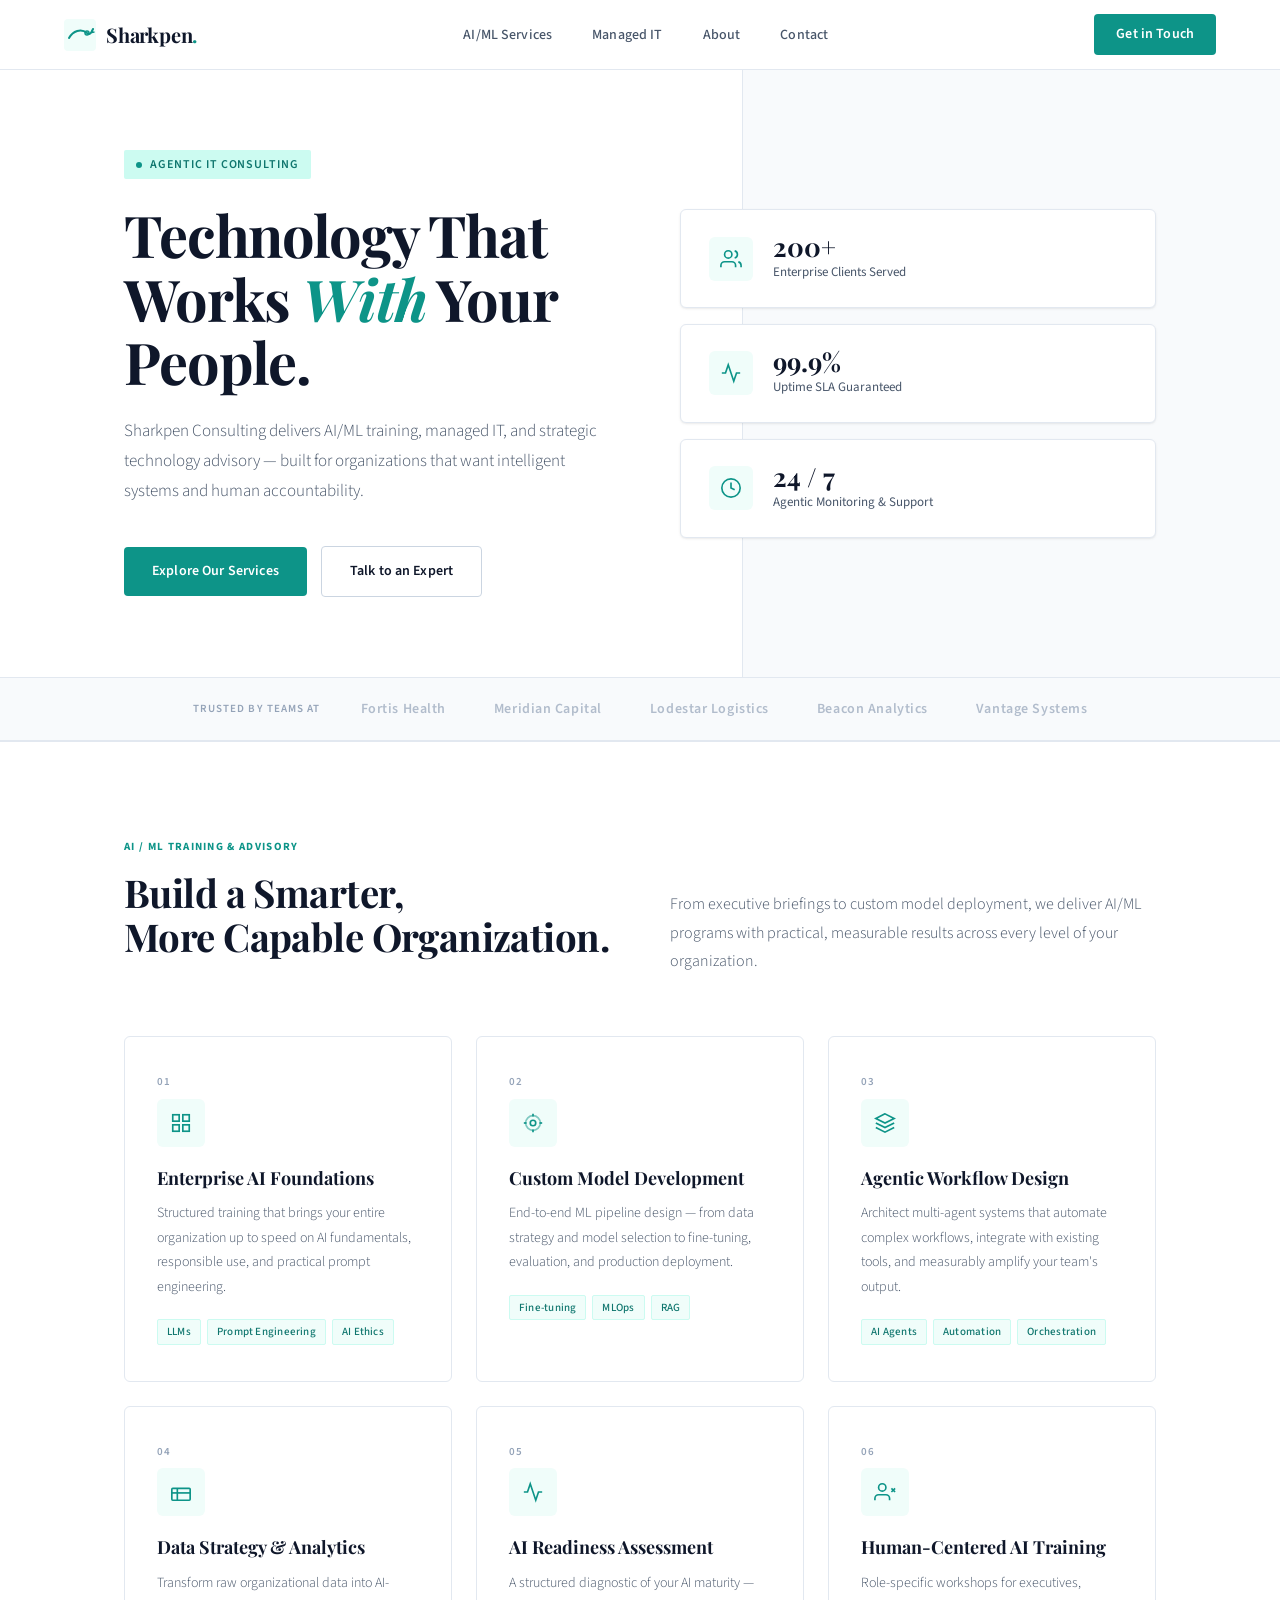
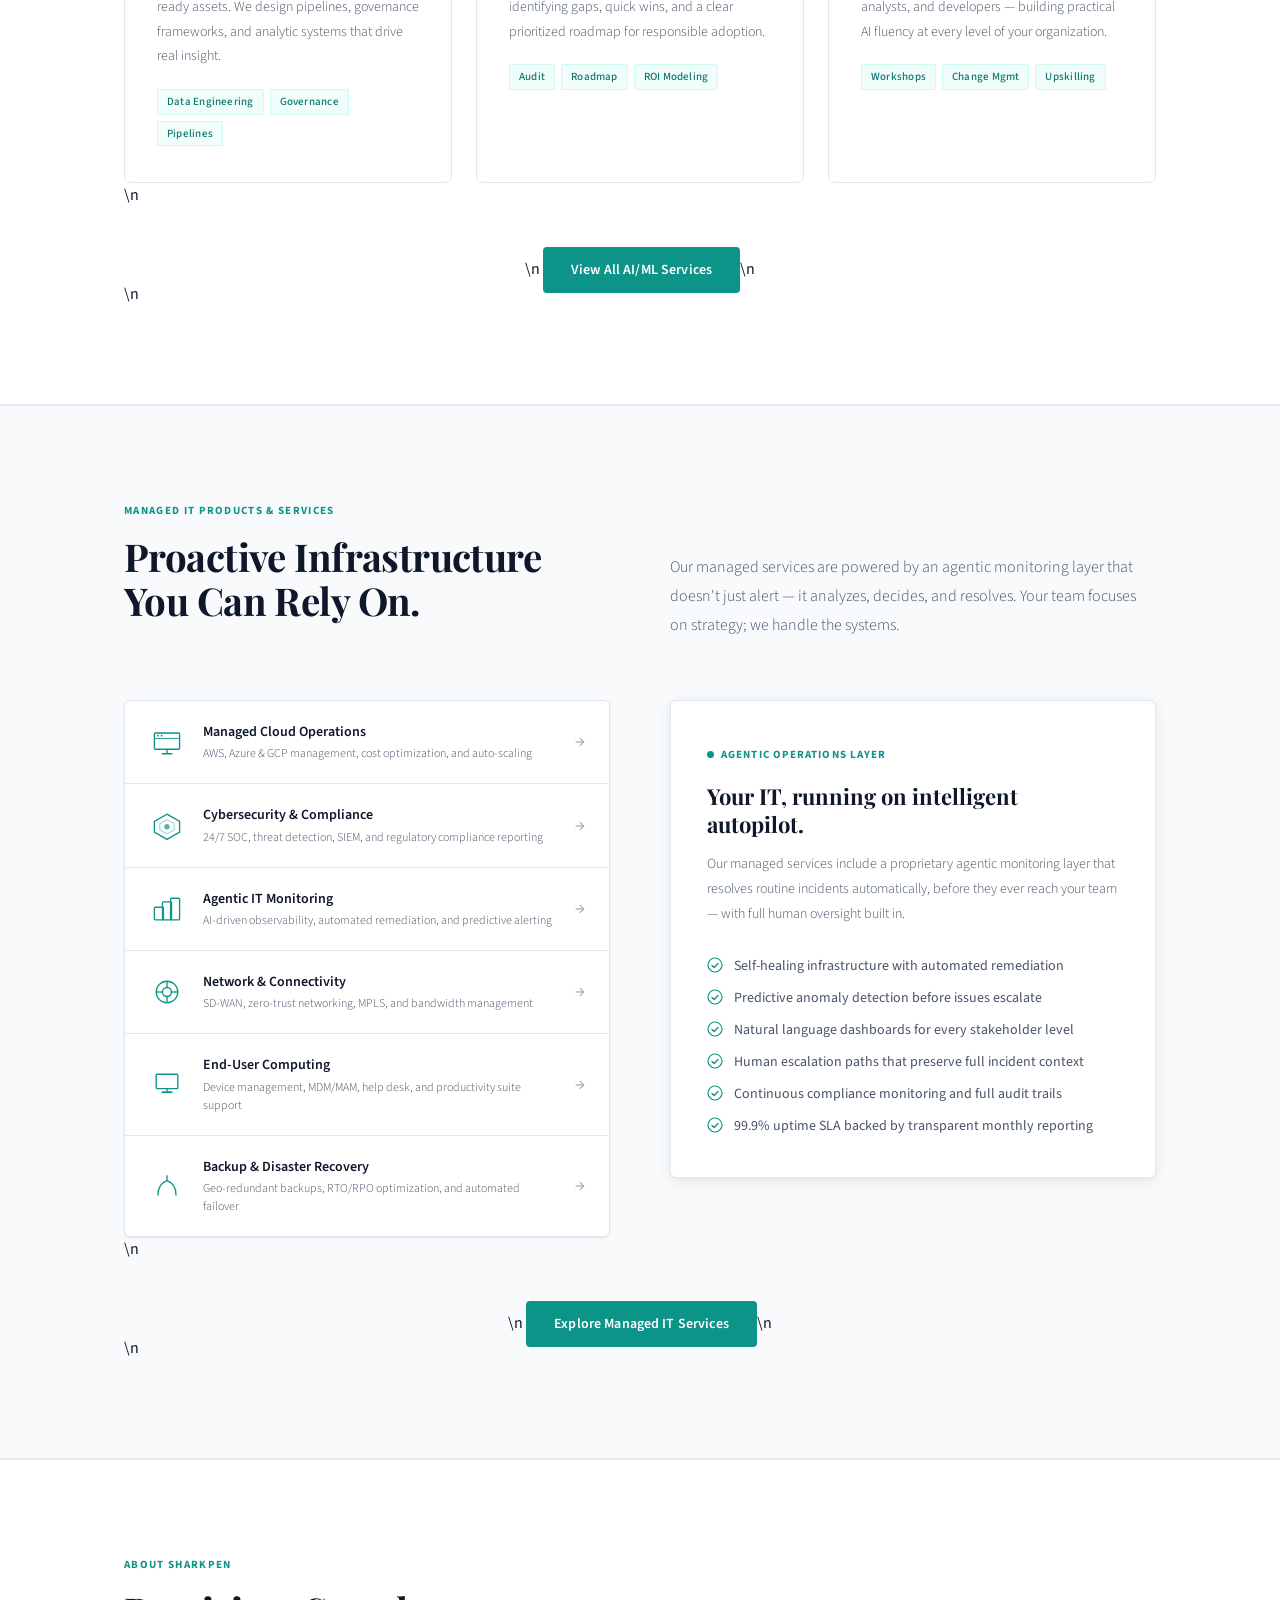
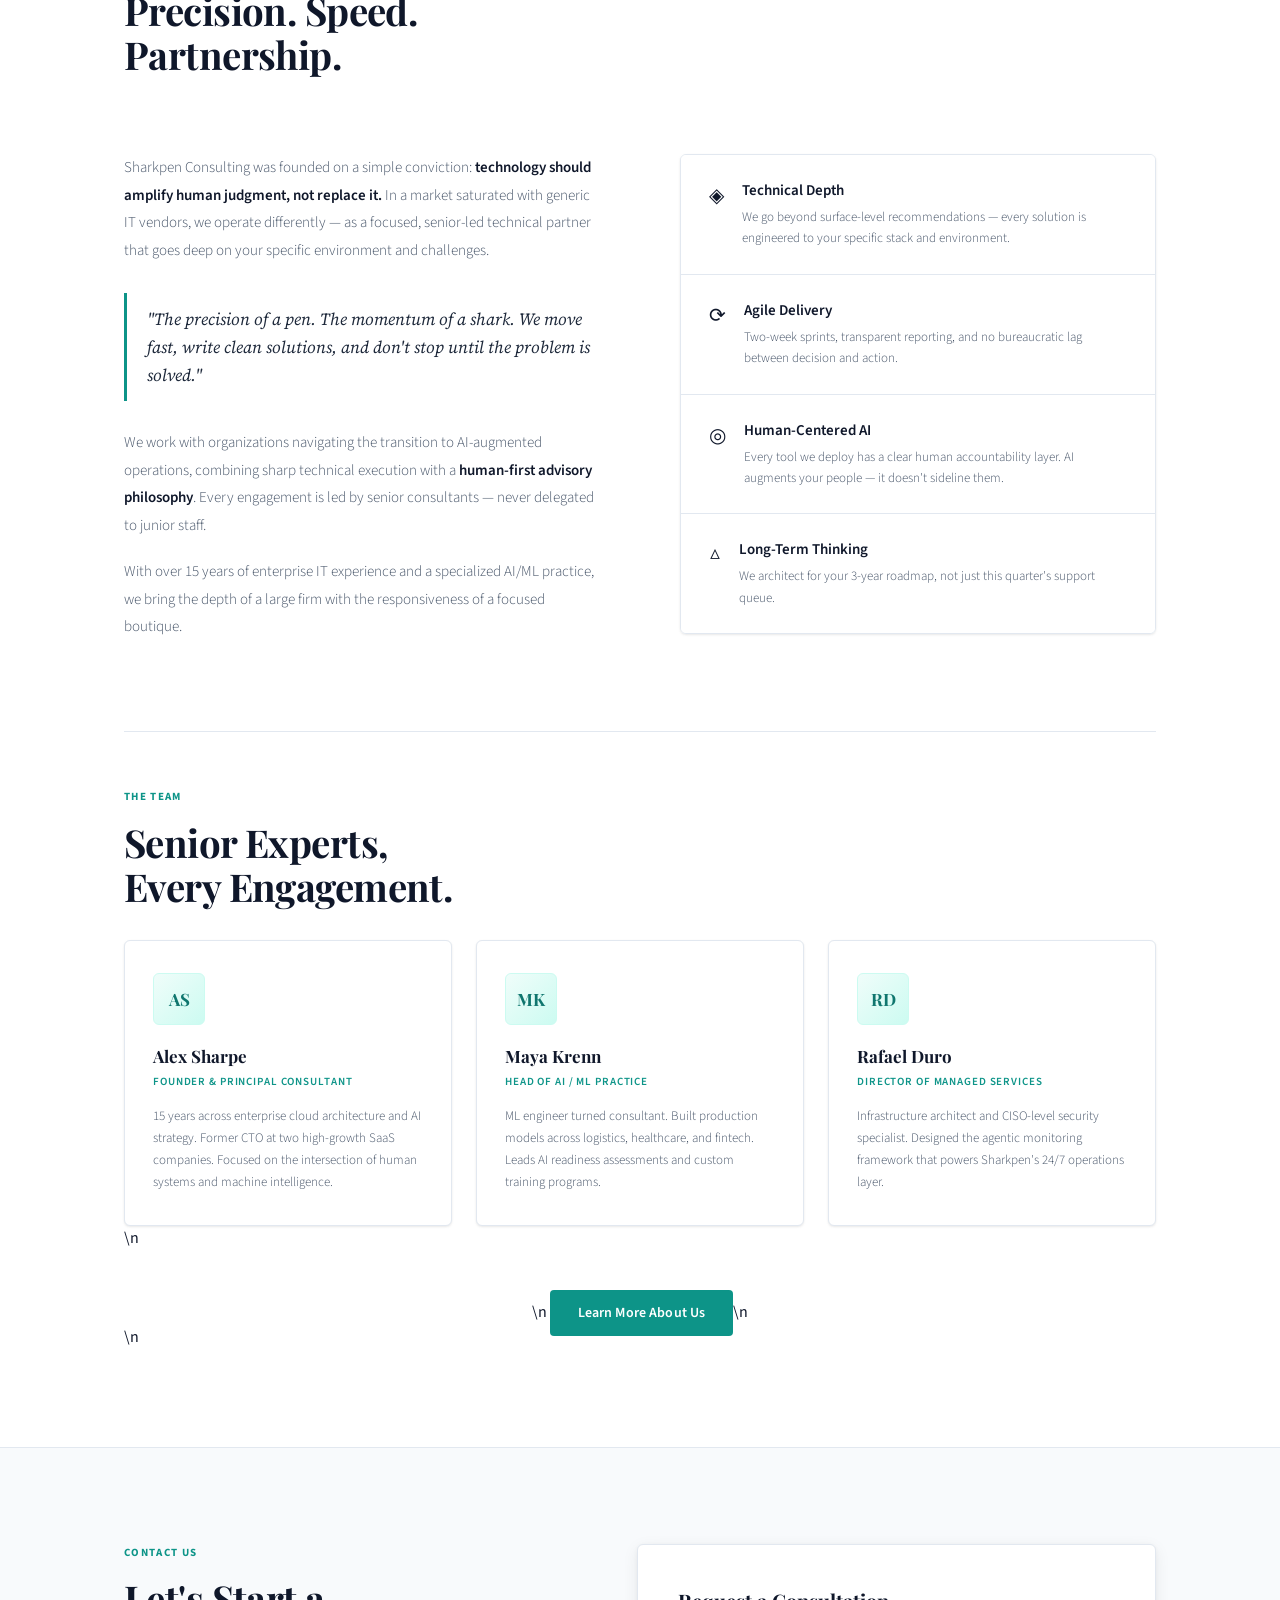
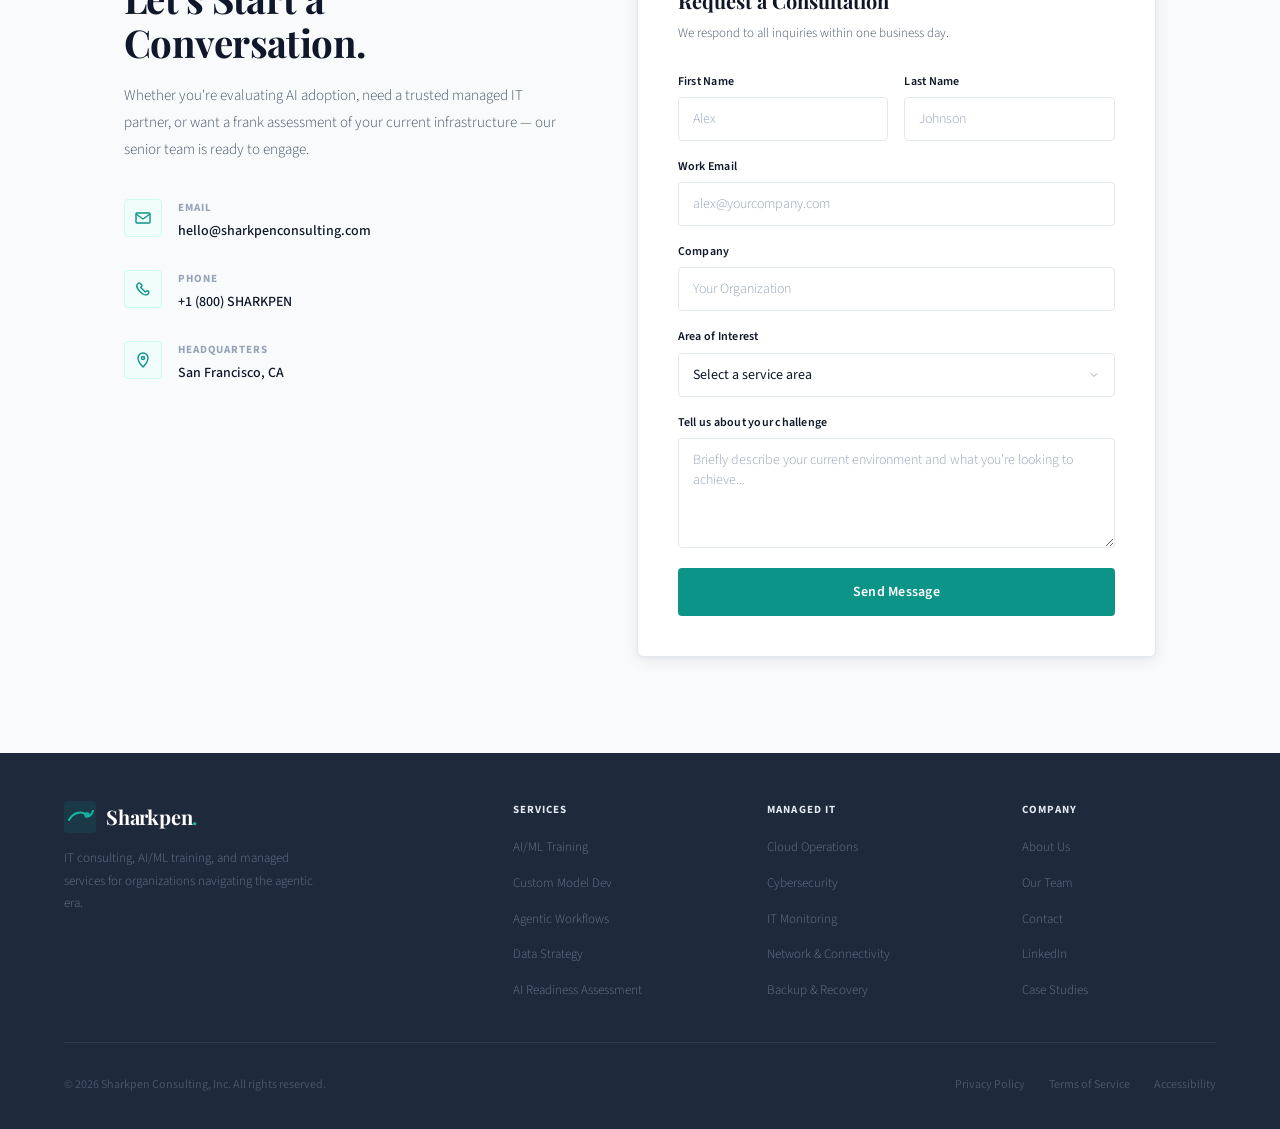
<file: index.html>
<!DOCTYPE html>
<html lang="en">
<head>
<meta charset="UTF-8">
<meta name="viewport" content="width=device-width, initial-scale=1.0">
<title>Sharkpen Consulting — IT Consulting & AI/ML Services</title>
<link rel="preconnect" href="https://fonts.googleapis.com">
<link href="https://fonts.googleapis.com/css2?family=Playfair+Display:wght@400;600;700&family=Source+Sans+3:wght@300;400;500;600&family=Source+Serif+4:ital,wght@0,400;1,400&display=swap" rel="stylesheet">
<link rel="stylesheet" href="styles.css">
</head>
<body>

<!-- NAV -->
<nav>
  <a href="index.html" class="logo">
    <svg class="logo-icon" viewBox="0 0 32 32" fill="none">
      <rect width="32" height="32" rx="4" fill="#f0fdfa"/>
      <path d="M5 19 C9 12, 17 9, 23 14 C26 16.5, 27 14, 29 10" stroke="#0d9488" stroke-width="2" stroke-linecap="round" fill="none"/>
      <path d="M29 10 L27.5 13.5 L30.5 13" stroke="#0d9488" stroke-width="1.5" stroke-linejoin="round"/>
      <circle cx="23" cy="14" r="2" fill="none" stroke="#0d9488" stroke-width="1.5"/>
    </svg>
    <span class="logo-name">Sharkpen<span>.</span></span>
  </a>
  <ul class="nav-links">
    <li><a href="ai-ml-services.html">AI/ML Services</a></li>
    <li><a href="managed-it.html">Managed IT</a></li>
    <li><a href="about.html">About</a></li>
    <li><a href="contact.html">Contact</a></li>
  </ul>
  <a href="contact.html" class="nav-cta">Get in Touch</a>
</nav>

<!-- HERO -->
<section id="hero">
  <div class="hero-inner">
    <div class="hero-left">
      <div class="hero-tag">Agentic IT Consulting</div>
      <h1 class="hero-h1">Technology That Works <em>With</em> Your People.</h1>
      <p class="hero-sub">Sharkpen Consulting delivers AI/ML training, managed IT, and strategic technology advisory — built for organizations that want intelligent systems and human accountability.</p>
      <div class="hero-actions">
        <a href="ai-ml-services.html" class="btn-primary">Explore Our Services</a>
        <a href="contact.html" class="btn-outline">Talk to an Expert</a>
      </div>
    </div>
    <div class="hero-right">
      <div class="hero-stat-card">
        <div class="stat-icon">
          <svg width="22" height="22" viewBox="0 0 24 24" fill="none" stroke="currentColor" stroke-width="1.8">
            <path d="M17 21v-2a4 4 0 0 0-4-4H5a4 4 0 0 0-4 4v2"/>
            <circle cx="9" cy="7" r="4"/>
            <path d="M23 21v-2a4 4 0 0 0-3-3.87M16 3.13a4 4 0 0 1 0 7.75"/>
          </svg>
        </div>
        <div class="stat-content">
          <div class="num">200+</div>
          <div class="lbl">Enterprise Clients Served</div>
        </div>
      </div>
      <div class="hero-stat-card">
        <div class="stat-icon">
          <svg width="22" height="22" viewBox="0 0 24 24" fill="none" stroke="currentColor" stroke-width="1.8">
            <polyline points="22 12 18 12 15 21 9 3 6 12 2 12"/>
          </svg>
        </div>
        <div class="stat-content">
          <div class="num">99.9%</div>
          <div class="lbl">Uptime SLA Guaranteed</div>
        </div>
      </div>
      <div class="hero-stat-card">
        <div class="stat-icon">
          <svg width="22" height="22" viewBox="0 0 24 24" fill="none" stroke="currentColor" stroke-width="1.8">
            <circle cx="12" cy="12" r="10"/>
            <polyline points="12 6 12 12 16 14"/>
          </svg>
        </div>
        <div class="stat-content">
          <div class="num">24 / 7</div>
          <div class="lbl">Agentic Monitoring & Support</div>
        </div>
      </div>
    </div>
  </div>
</section>

<!-- TRUST BAR -->
<div class="trust-bar">
  <span class="trust-label">Trusted by teams at</span>
  <div class="trust-logos">
    <span class="trust-logo">Fortis Health</span>
    <span class="trust-logo">Meridian Capital</span>
    <span class="trust-logo">Lodestar Logistics</span>
    <span class="trust-logo">Beacon Analytics</span>
    <span class="trust-logo">Vantage Systems</span>
  </div>
</div>

<!-- AI/ML SECTION -->
<section id="aiml">
  <div class="section-wrap">
    <div class="section-head reveal">
      <div>
        <div class="section-eyebrow">AI / ML Training & Advisory</div>
        <h2 class="section-title">Build a Smarter,<br>More Capable Organization.</h2>
      </div>
      <p class="section-lead">From executive briefings to custom model deployment, we deliver AI/ML programs with practical, measurable results across every level of your organization.</p>
    </div>

    <div class="services-grid reveal">
      <div class="service-card">
        <div class="card-number">01</div>
        <div class="card-icon-wrap">
          <svg width="22" height="22" viewBox="0 0 24 24" fill="none" stroke="currentColor" stroke-width="1.8">
            <rect x="3" y="3" width="7" height="7"/><rect x="14" y="3" width="7" height="7"/>
            <rect x="3" y="14" width="7" height="7"/><rect x="14" y="14" width="7" height="7"/>
          </svg>
        </div>
        <div class="card-title">Enterprise AI Foundations</div>
        <p class="card-desc">Structured training that brings your entire organization up to speed on AI fundamentals, responsible use, and practical prompt engineering.</p>
        <div class="card-tags"><span class="tag">LLMs</span><span class="tag">Prompt Engineering</span><span class="tag">AI Ethics</span></div>
      </div>

      <div class="service-card">
        <div class="card-number">02</div>
        <div class="card-icon-wrap">
          <svg width="22" height="22" viewBox="0 0 24 24" fill="none" stroke="currentColor" stroke-width="1.8">
            <circle cx="12" cy="12" r="3"/><circle cx="12" cy="12" r="8" opacity="0.5"/>
            <line x1="12" y1="2" x2="12" y2="5"/><line x1="12" y1="19" x2="12" y2="22"/>
            <line x1="2" y1="12" x2="5" y2="12"/><line x1="19" y1="12" x2="22" y2="12"/>
          </svg>
        </div>
        <div class="card-title">Custom Model Development</div>
        <p class="card-desc">End-to-end ML pipeline design — from data strategy and model selection to fine-tuning, evaluation, and production deployment.</p>
        <div class="card-tags"><span class="tag">Fine-tuning</span><span class="tag">MLOps</span><span class="tag">RAG</span></div>
      </div>

      <div class="service-card">
        <div class="card-number">03</div>
        <div class="card-icon-wrap">
          <svg width="22" height="22" viewBox="0 0 24 24" fill="none" stroke="currentColor" stroke-width="1.8">
            <path d="M12 2L2 7l10 5 10-5-10-5z"/><path d="M2 17l10 5 10-5"/><path d="M2 12l10 5 10-5"/>
          </svg>
        </div>
        <div class="card-title">Agentic Workflow Design</div>
        <p class="card-desc">Architect multi-agent systems that automate complex workflows, integrate with existing tools, and measurably amplify your team's output.</p>
        <div class="card-tags"><span class="tag">AI Agents</span><span class="tag">Automation</span><span class="tag">Orchestration</span></div>
      </div>

      <div class="service-card">
        <div class="card-number">04</div>
        <div class="card-icon-wrap">
          <svg width="22" height="22" viewBox="0 0 24 24" fill="none" stroke="currentColor" stroke-width="1.8">
            <rect x="2" y="8" width="20" height="13" rx="1"/><line x1="2" y1="13" x2="22" y2="13"/>
            <line x1="8" y1="8" x2="8" y2="21"/>
          </svg>
        </div>
        <div class="card-title">Data Strategy & Analytics</div>
        <p class="card-desc">Transform raw organizational data into AI-ready assets. We design pipelines, governance frameworks, and analytic systems that drive real insight.</p>
        <div class="card-tags"><span class="tag">Data Engineering</span><span class="tag">Governance</span><span class="tag">Pipelines</span></div>
      </div>

      <div class="service-card">
        <div class="card-number">05</div>
        <div class="card-icon-wrap">
          <svg width="22" height="22" viewBox="0 0 24 24" fill="none" stroke="currentColor" stroke-width="1.8">
            <polyline points="22 12 18 12 15 21 9 3 6 12 2 12"/>
          </svg>
        </div>
        <div class="card-title">AI Readiness Assessment</div>
        <p class="card-desc">A structured diagnostic of your AI maturity — identifying gaps, quick wins, and a clear prioritized roadmap for responsible adoption.</p>
        <div class="card-tags"><span class="tag">Audit</span><span class="tag">Roadmap</span><span class="tag">ROI Modeling</span></div>
      </div>

      <div class="service-card">
        <div class="card-number">06</div>
        <div class="card-icon-wrap">
          <svg width="22" height="22" viewBox="0 0 24 24" fill="none" stroke="currentColor" stroke-width="1.8">
            <path d="M17 21v-2a4 4 0 0 0-4-4H5a4 4 0 0 0-4 4v2"/>
            <circle cx="9" cy="7" r="4"/>
            <line x1="19" y1="8" x2="23" y2="12"/><line x1="23" y1="8" x2="19" y2="12"/>
          </svg>
        </div>
        <div class="card-title">Human-Centered AI Training</div>
        <p class="card-desc">Role-specific workshops for executives, analysts, and developers — building practical AI fluency at every level of your organization.</p>
        <div class="card-tags"><span class="tag">Workshops</span><span class="tag">Change Mgmt</span><span class="tag">Upskilling</span></div>
      </div>
    </div>
  \n    <div style="text-align: center; margin-top: 48px;">\n      <a href="ai-ml-services.html" class="btn-primary">View All AI/ML Services</a>\n    </div>\n  </div>
</section>

<hr class="section-rule">

<!-- MANAGED IT -->
<section id="managed">
  <div class="section-wrap">
    <div class="section-head reveal">
      <div>
        <div class="section-eyebrow">Managed IT Products & Services</div>
        <h2 class="section-title">Proactive Infrastructure<br>You Can Rely On.</h2>
      </div>
      <p class="section-lead">Our managed services are powered by an agentic monitoring layer that doesn't just alert — it analyzes, decides, and resolves. Your team focuses on strategy; we handle the systems.</p>
    </div>

    <div class="managed-grid reveal">
      <div class="service-list">
        <div class="service-row">
          <svg class="service-row-icon" viewBox="0 0 40 40" fill="none">
            <rect x="6" y="10" width="28" height="18" rx="1" stroke="currentColor" stroke-width="1.5"/>
            <line x1="6" y1="16" x2="34" y2="16" stroke="currentColor" stroke-width="1"/>
            <circle cx="10" cy="13" r="1" fill="currentColor"/>
            <circle cx="14" cy="13" r="1" fill="currentColor"/>
            <line x1="20" y1="28" x2="20" y2="33" stroke="currentColor" stroke-width="1.5"/>
            <line x1="14" y1="33" x2="26" y2="33" stroke="currentColor" stroke-width="1.5"/>
          </svg>
          <div class="service-row-body">
            <div class="service-row-name">Managed Cloud Operations</div>
            <div class="service-row-meta">AWS, Azure & GCP management, cost optimization, and auto-scaling</div>
          </div>
          <span class="service-row-arrow">→</span>
        </div>

        <div class="service-row">
          <svg class="service-row-icon" viewBox="0 0 40 40" fill="none">
            <path d="M20 8 L34 16 L34 28 L20 36 L6 28 L6 16 Z" stroke="currentColor" stroke-width="1.5"/>
            <path d="M20 14 L28 18.5 L28 25.5 L20 30 L12 25.5 L12 18.5 Z" stroke="currentColor" stroke-width="1" opacity="0.5"/>
            <circle cx="20" cy="22" r="3" fill="currentColor" opacity="0.7"/>
          </svg>
          <div class="service-row-body">
            <div class="service-row-name">Cybersecurity & Compliance</div>
            <div class="service-row-meta">24/7 SOC, threat detection, SIEM, and regulatory compliance reporting</div>
          </div>
          <span class="service-row-arrow">→</span>
        </div>

        <div class="service-row">
          <svg class="service-row-icon" viewBox="0 0 40 40" fill="none">
            <rect x="6" y="18" width="10" height="14" rx="1" stroke="currentColor" stroke-width="1.5"/>
            <rect x="15" y="12" width="10" height="20" rx="1" stroke="currentColor" stroke-width="1.5"/>
            <rect x="24" y="8" width="10" height="24" rx="1" stroke="currentColor" stroke-width="1.5"/>
          </svg>
          <div class="service-row-body">
            <div class="service-row-name">Agentic IT Monitoring</div>
            <div class="service-row-meta">AI-driven observability, automated remediation, and predictive alerting</div>
          </div>
          <span class="service-row-arrow">→</span>
        </div>

        <div class="service-row">
          <svg class="service-row-icon" viewBox="0 0 40 40" fill="none">
            <circle cx="20" cy="20" r="12" stroke="currentColor" stroke-width="1.5"/>
            <circle cx="20" cy="20" r="5" stroke="currentColor" stroke-width="1.5"/>
            <line x1="20" y1="8" x2="20" y2="15" stroke="currentColor" stroke-width="1.5"/>
            <line x1="20" y1="25" x2="20" y2="32" stroke="currentColor" stroke-width="1.5"/>
            <line x1="8" y1="20" x2="15" y2="20" stroke="currentColor" stroke-width="1.5"/>
            <line x1="25" y1="20" x2="32" y2="20" stroke="currentColor" stroke-width="1.5"/>
          </svg>
          <div class="service-row-body">
            <div class="service-row-name">Network & Connectivity</div>
            <div class="service-row-meta">SD-WAN, zero-trust networking, MPLS, and bandwidth management</div>
          </div>
          <span class="service-row-arrow">→</span>
        </div>

        <div class="service-row">
          <svg class="service-row-icon" viewBox="0 0 40 40" fill="none">
            <rect x="8" y="8" width="24" height="16" rx="1" stroke="currentColor" stroke-width="1.5"/>
            <line x1="14" y1="28" x2="26" y2="28" stroke="currentColor" stroke-width="2"/>
            <line x1="20" y1="24" x2="20" y2="28" stroke="currentColor" stroke-width="1.5"/>
          </svg>
          <div class="service-row-body">
            <div class="service-row-name">End-User Computing</div>
            <div class="service-row-meta">Device management, MDM/MAM, help desk, and productivity suite support</div>
          </div>
          <span class="service-row-arrow">→</span>
        </div>

        <div class="service-row">
          <svg class="service-row-icon" viewBox="0 0 40 40" fill="none">
            <path d="M10 30 C10 22 14 16 20 14 C26 16 30 22 30 30" stroke="currentColor" stroke-width="1.5" stroke-linecap="round"/>
            <line x1="20" y1="8" x2="20" y2="14" stroke="currentColor" stroke-width="1.5"/>
          </svg>
          <div class="service-row-body">
            <div class="service-row-name">Backup & Disaster Recovery</div>
            <div class="service-row-meta">Geo-redundant backups, RTO/RPO optimization, and automated failover</div>
          </div>
          <span class="service-row-arrow">→</span>
        </div>
      </div>

      <div class="highlight-box">
        <div class="hl-tag">
          <span class="live-dot"></span>
          Agentic Operations Layer
        </div>
        <h3>Your IT, running on intelligent autopilot.</h3>
        <p>Our managed services include a proprietary agentic monitoring layer that resolves routine incidents automatically, before they ever reach your team — with full human oversight built in.</p>
        <div class="check-list">
          <div class="check-item">
            <svg width="16" height="16" viewBox="0 0 16 16" fill="none">
              <circle cx="8" cy="8" r="7" stroke="currentColor" stroke-width="1.2"/>
              <path d="M5 8.5l2 2 4-4" stroke="currentColor" stroke-width="1.4" stroke-linecap="round"/>
            </svg>
            Self-healing infrastructure with automated remediation
          </div>
          <div class="check-item">
            <svg width="16" height="16" viewBox="0 0 16 16" fill="none">
              <circle cx="8" cy="8" r="7" stroke="currentColor" stroke-width="1.2"/>
              <path d="M5 8.5l2 2 4-4" stroke="currentColor" stroke-width="1.4" stroke-linecap="round"/>
            </svg>
            Predictive anomaly detection before issues escalate
          </div>
          <div class="check-item">
            <svg width="16" height="16" viewBox="0 0 16 16" fill="none">
              <circle cx="8" cy="8" r="7" stroke="currentColor" stroke-width="1.2"/>
              <path d="M5 8.5l2 2 4-4" stroke="currentColor" stroke-width="1.4" stroke-linecap="round"/>
            </svg>
            Natural language dashboards for every stakeholder level
          </div>
          <div class="check-item">
            <svg width="16" height="16" viewBox="0 0 16 16" fill="none">
              <circle cx="8" cy="8" r="7" stroke="currentColor" stroke-width="1.2"/>
              <path d="M5 8.5l2 2 4-4" stroke="currentColor" stroke-width="1.4" stroke-linecap="round"/>
            </svg>
            Human escalation paths that preserve full incident context
          </div>
          <div class="check-item">
            <svg width="16" height="16" viewBox="0 0 16 16" fill="none">
              <circle cx="8" cy="8" r="7" stroke="currentColor" stroke-width="1.2"/>
              <path d="M5 8.5l2 2 4-4" stroke="currentColor" stroke-width="1.4" stroke-linecap="round"/>
            </svg>
            Continuous compliance monitoring and full audit trails
          </div>
          <div class="check-item">
            <svg width="16" height="16" viewBox="0 0 16 16" fill="none">
              <circle cx="8" cy="8" r="7" stroke="currentColor" stroke-width="1.2"/>
              <path d="M5 8.5l2 2 4-4" stroke="currentColor" stroke-width="1.4" stroke-linecap="round"/>
            </svg>
            99.9% uptime SLA backed by transparent monthly reporting
          </div>
        </div>
      </div>
    </div>
  \n    <div style="text-align: center; margin-top: 48px;">\n      <a href="managed-it.html" class="btn-primary">Explore Managed IT Services</a>\n    </div>\n  </div>
</section>

<!-- ABOUT -->
<section id="about">
  <div class="section-wrap">
    <div class="section-head reveal">
      <div>
        <div class="section-eyebrow">About Sharkpen</div>
        <h2 class="section-title">Precision. Speed.<br>Partnership.</h2>
      </div>
    </div>

    <div class="about-grid reveal">
      <div class="about-body">
        <p>Sharkpen Consulting was founded on a simple conviction: <strong>technology should amplify human judgment, not replace it.</strong> In a market saturated with generic IT vendors, we operate differently — as a focused, senior-led technical partner that goes deep on your specific environment and challenges.</p>
        <blockquote>"The precision of a pen. The momentum of a shark. We move fast, write clean solutions, and don't stop until the problem is solved."</blockquote>
        <p>We work with organizations navigating the transition to AI-augmented operations, combining sharp technical execution with a <strong>human-first advisory philosophy</strong>. Every engagement is led by senior consultants — never delegated to junior staff.</p>
        <p>With over 15 years of enterprise IT experience and a specialized AI/ML practice, we bring the depth of a large firm with the responsiveness of a focused boutique.</p>
      </div>

      <div class="values-list">
        <div class="value-item">
          <span class="value-icon">◈</span>
          <div class="value-text">
            <div class="v-name">Technical Depth</div>
            <div class="v-desc">We go beyond surface-level recommendations — every solution is engineered to your specific stack and environment.</div>
          </div>
        </div>
        <div class="value-item">
          <span class="value-icon">⟳</span>
          <div class="value-text">
            <div class="v-name">Agile Delivery</div>
            <div class="v-desc">Two-week sprints, transparent reporting, and no bureaucratic lag between decision and action.</div>
          </div>
        </div>
        <div class="value-item">
          <span class="value-icon">◎</span>
          <div class="value-text">
            <div class="v-name">Human-Centered AI</div>
            <div class="v-desc">Every tool we deploy has a clear human accountability layer. AI augments your people — it doesn't sideline them.</div>
          </div>
        </div>
        <div class="value-item">
          <span class="value-icon">△</span>
          <div class="value-text">
            <div class="v-name">Long-Term Thinking</div>
            <div class="v-desc">We architect for your 3-year roadmap, not just this quarter's support queue.</div>
          </div>
        </div>
      </div>
    </div>

    <!-- TEAM -->
    <div class="team-section-head reveal">
      <div class="section-eyebrow">The Team</div>
      <h2 class="section-title">Senior Experts,<br>Every Engagement.</h2>
    </div>

    <div class="team-grid reveal">
      <div class="team-card">
        <div class="team-avatar">AS</div>
        <div class="team-name">Alex Sharpe</div>
        <div class="team-role">Founder & Principal Consultant</div>
        <p class="team-bio">15 years across enterprise cloud architecture and AI strategy. Former CTO at two high-growth SaaS companies. Focused on the intersection of human systems and machine intelligence.</p>
      </div>
      <div class="team-card">
        <div class="team-avatar">MK</div>
        <div class="team-name">Maya Krenn</div>
        <div class="team-role">Head of AI / ML Practice</div>
        <p class="team-bio">ML engineer turned consultant. Built production models across logistics, healthcare, and fintech. Leads AI readiness assessments and custom training programs.</p>
      </div>
      <div class="team-card">
        <div class="team-avatar">RD</div>
        <div class="team-name">Rafael Duro</div>
        <div class="team-role">Director of Managed Services</div>
        <p class="team-bio">Infrastructure architect and CISO-level security specialist. Designed the agentic monitoring framework that powers Sharkpen's 24/7 operations layer.</p>
      </div>
    </div>
  \n    <div style="text-align: center; margin-top: 48px;">\n      <a href="about.html" class="btn-primary">Learn More About Us</a>\n    </div>\n  </div>
</section>

<!-- CONTACT -->
<section id="contact">
  <div class="section-wrap">
    <div class="contact-grid">
      <div class="reveal">
        <div class="section-eyebrow">Contact Us</div>
        <h2 class="section-title">Let's Start a Conversation.</h2>
        <p style="font-size:15px;line-height:1.8;color:var(--text2);margin-top:16px;font-weight:300;">Whether you're evaluating AI adoption, need a trusted managed IT partner, or want a frank assessment of your current infrastructure — our senior team is ready to engage.</p>
        <div class="contact-details">
          <div class="contact-row">
            <div class="contact-row-icon">
              <svg width="16" height="16" viewBox="0 0 16 16" fill="none" stroke="currentColor" stroke-width="1.4">
                <rect x="1" y="3" width="14" height="10" rx="1"/><path d="M1 4l7 5 7-5"/>
              </svg>
            </div>
            <div>
              <div class="contact-row-label">Email</div>
              <div class="contact-row-val">hello@sharkpenconsulting.com</div>
            </div>
          </div>
          <div class="contact-row">
            <div class="contact-row-icon">
              <svg width="16" height="16" viewBox="0 0 16 16" fill="none" stroke="currentColor" stroke-width="1.4">
                <path d="M13.3 10.2c-.7-.7-1.4-.7-2.1 0l-.8.8c-.1.1-1.6-1.4-2.4-2.2C7.2 8 5.7 6.6 5.7 6.5l.8-.8c.7-.7.7-1.4 0-2.1L5.3 2.4C4.6 1.7 3.9 1.7 3.2 2.4l-.6.6c-1.5 1.5-.5 4.7 2.5 7.7s6.2 4 7.7 2.5l.6-.6c.7-.7.7-1.4-.1-2.4z"/>
              </svg>
            </div>
            <div>
              <div class="contact-row-label">Phone</div>
              <div class="contact-row-val">+1 (800) SHARKPEN</div>
            </div>
          </div>
          <div class="contact-row">
            <div class="contact-row-icon">
              <svg width="16" height="16" viewBox="0 0 16 16" fill="none" stroke="currentColor" stroke-width="1.4">
                <path d="M8 1C5.2 1 3 3.2 3 6c0 4 5 9 5 9s5-5 5-9c0-2.8-2.2-5-5-5z"/>
                <circle cx="8" cy="6" r="1.5"/>
              </svg>
            </div>
            <div>
              <div class="contact-row-label">Headquarters</div>
              <div class="contact-row-val">San Francisco, CA</div>
            </div>
          </div>
        </div>
      </div>

      <div class="reveal">
        <form class="contact-form-wrap" action="https://formsubmit.co/dskarpnes@sharkpenconsulting.com" method="POST" autocomplete="off">
          <div class="form-title">Request a Consultation</div>
          <div class="form-subtitle">We respond to all inquiries within one business day.</div>
          <div class="form-row">
            <div class="form-group">
              <label>First Name</label>
              <input type="text" name="First Name" placeholder="Alex" required>
            </div>
            <div class="form-group">
              <label>Last Name</label>
              <input type="text" name="Last Name" placeholder="Johnson" required>
            </div>
          </div>
          <div class="form-group">
            <label>Work Email</label>
            <input type="email" name="Email" placeholder="alex@yourcompany.com" required>
          </div>
          <div class="form-group">
            <label>Company</label>
            <input type="text" name="Company" placeholder="Your Organization">
          </div>
          <div class="form-group">
            <label>Area of Interest</label>
            <select name="Interest">
              <option value="" disabled selected>Select a service area</option>
              <option value="AI/ML Training & Enablement">AI/ML Training & Enablement</option>
              <option value="Custom Model Development">Custom Model Development</option>
              <option value="Managed Cloud Operations">Managed Cloud Operations</option>
              <option value="Cybersecurity & Compliance">Cybersecurity & Compliance</option>
              <option value="Agentic IT Monitoring">Agentic IT Monitoring</option>
              <option value="AI Readiness Assessment">AI Readiness Assessment</option>
              <option value="Full Partnership / All Services">Full Partnership / All Services</option>
            </select>
          </div>
          <div class="form-group">
            <label>Tell us about your challenge</label>
            <textarea name="Message" placeholder="Briefly describe your current environment and what you're looking to achieve..." required></textarea>
          </div>
          <button type="submit" class="submit-btn" onclick="handleSubmit(this)">Send Message</button>
        </form>
      </div>
    </div>
  </div>
</section>

<!-- FOOTER -->
<footer>
  <div class="footer-top">
    <div class="footer-brand">
      <a href="index.html" class="logo" style="margin-bottom:0;">
        <svg class="logo-icon" viewBox="0 0 32 32" fill="none">
          <rect width="32" height="32" rx="4" fill="rgba(13,148,136,0.15)"/>
          <path d="M5 19 C9 12, 17 9, 23 14 C26 16.5, 27 14, 29 10" stroke="#14b8a6" stroke-width="2" stroke-linecap="round" fill="none"/>
          <circle cx="23" cy="14" r="2" fill="none" stroke="#14b8a6" stroke-width="1.5"/>
        </svg>
        <span class="logo-name">Sharkpen<span style="color:var(--teal-light)">.</span></span>
      </a>
      <p class="footer-desc">IT consulting, AI/ML training, and managed services for organizations navigating the agentic era.</p>
    </div>
    <div>
      <div class="footer-col-title">Services</div>
      <ul class="footer-links">
        <li><a href="ai-ml-services.html">AI/ML Training</a></li>
        <li><a href="ai-ml-services.html">Custom Model Dev</a></li>
        <li><a href="ai-ml-services.html">Agentic Workflows</a></li>
        <li><a href="ai-ml-services.html">Data Strategy</a></li>
        <li><a href="ai-ml-services.html">AI Readiness Assessment</a></li>
      </ul>
    </div>
    <div>
      <div class="footer-col-title">Managed IT</div>
      <ul class="footer-links">
        <li><a href="managed-it.html">Cloud Operations</a></li>
        <li><a href="managed-it.html">Cybersecurity</a></li>
        <li><a href="managed-it.html">IT Monitoring</a></li>
        <li><a href="managed-it.html">Network & Connectivity</a></li>
        <li><a href="managed-it.html">Backup & Recovery</a></li>
      </ul>
    </div>
    <div>
      <div class="footer-col-title">Company</div>
      <ul class="footer-links">
        <li><a href="about.html">About Us</a></li>
        <li><a href="about.html">Our Team</a></li>
        <li><a href="contact.html">Contact</a></li>
        <li><a href="#">LinkedIn</a></li>
        <li><a href="case-studies.html">Case Studies</a></li>
      </ul>
    </div>
  </div>
  <div class="footer-bottom">
    <span class="footer-copy">© 2026 Sharkpen Consulting, Inc. All rights reserved.</span>
    <ul class="footer-legal">
      <li><a href="privacy-policy.html">Privacy Policy</a></li>
      <li><a href="terms-of-service.html">Terms of Service</a></li>
      <li><a href="accessibility.html">Accessibility</a></li>
    </ul>
  </div>
</footer>

<script>
  const reveals = document.querySelectorAll('.reveal');
  const observer = new IntersectionObserver((entries) => {
    entries.forEach(entry => {
      if (entry.isIntersecting) {
        entry.target.classList.add('visible');
        observer.unobserve(entry.target);
      }
    });
  }, { threshold: 0.08 });
  reveals.forEach(el => observer.observe(el));

  function handleSubmit(btn) {
    const form = btn.closest('form');
    if(form.checkValidity()) {
        btn.textContent = 'Sending...';
        btn.style.background = 'var(--teal-dark)';
        setTimeout(() => {
            btn.textContent = 'Message Sent';
            btn.disabled = true;
        }, 1500);
    }
  }
</script>
</body>
</html>
</file>
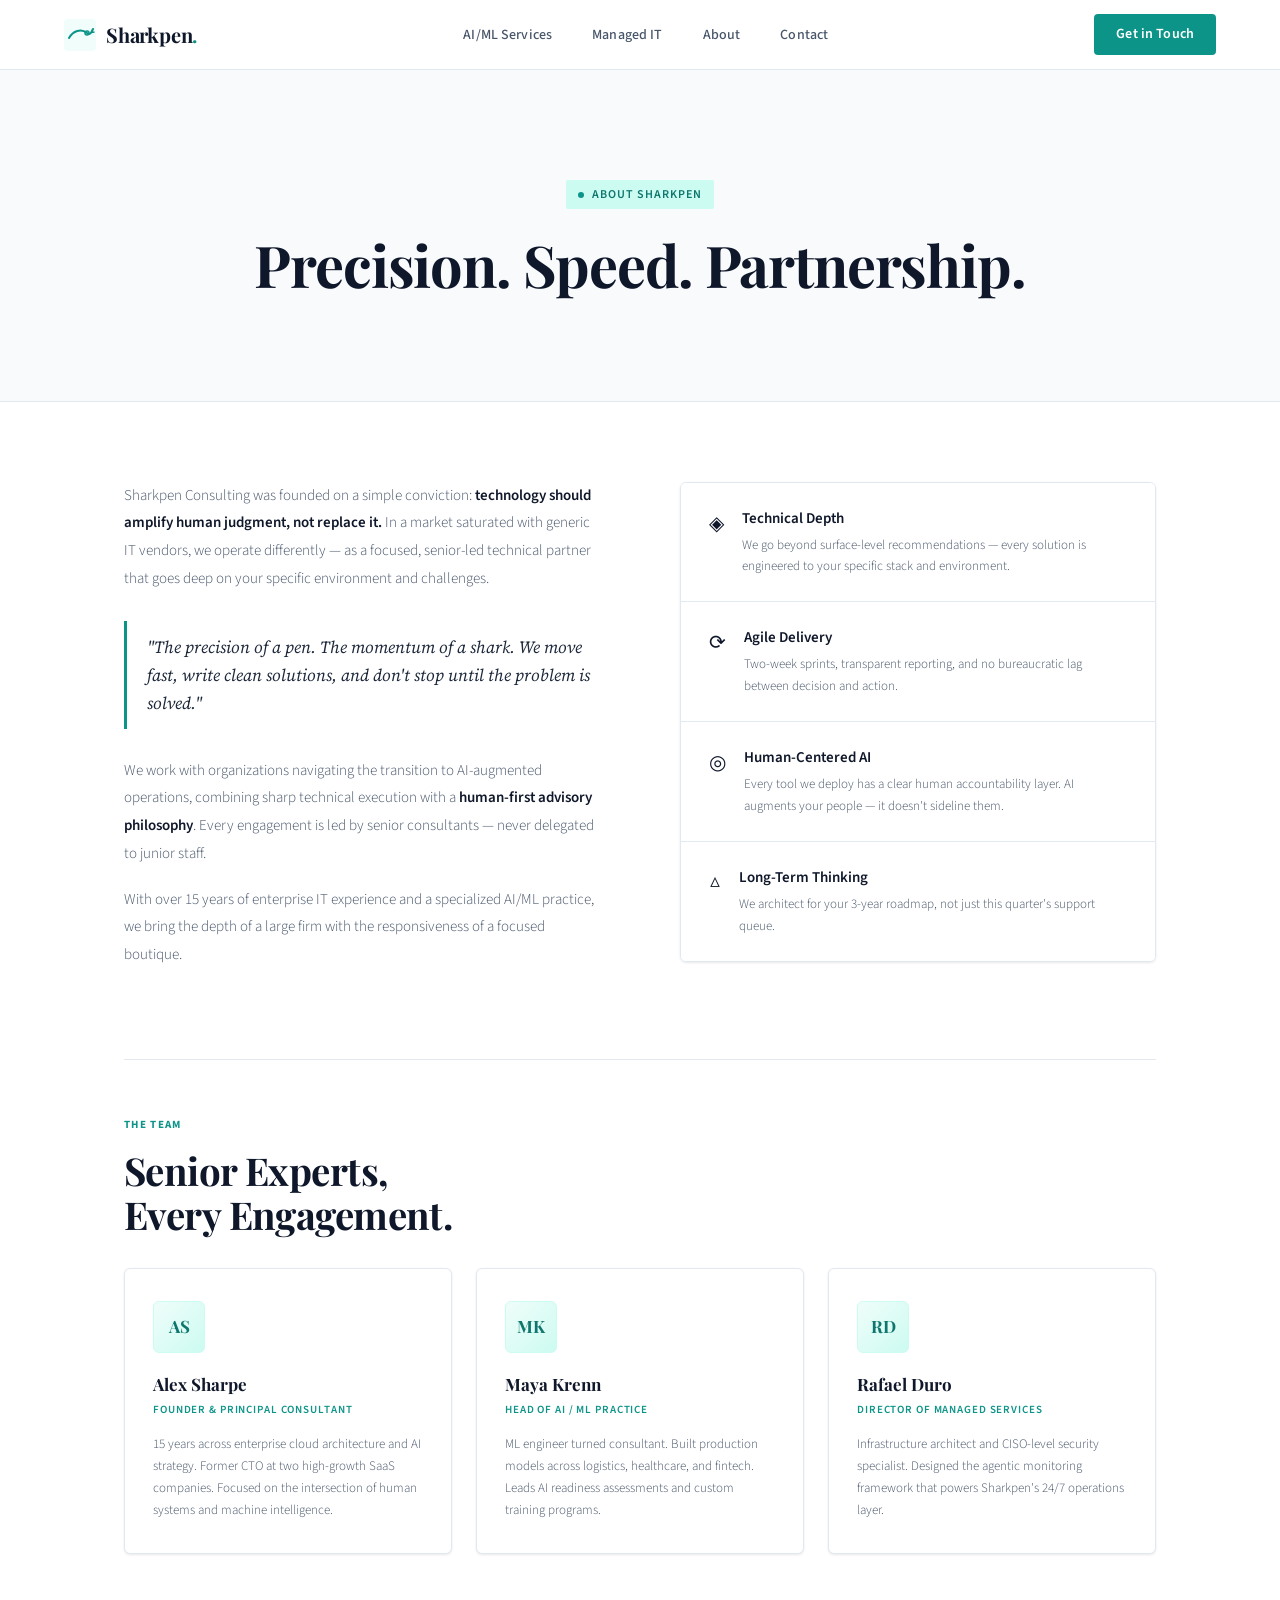
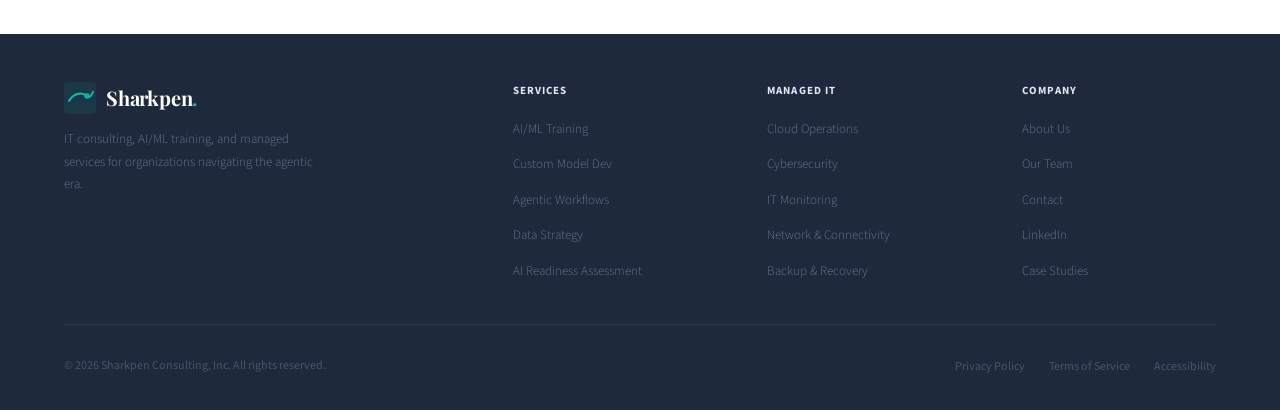
<file: about.html>
<!DOCTYPE html>
<html lang="en">

<head>
  <meta charset="UTF-8">
  <meta name="viewport" content="width=device-width, initial-scale=1.0">
  <title>Sharkpen Consulting — IT Consulting & AI/ML Services</title>
  <link rel="preconnect" href="https://fonts.googleapis.com">
  <link
    href="https://fonts.googleapis.com/css2?family=Playfair+Display:wght@400;600;700&family=Source+Sans+3:wght@300;400;500;600&family=Source+Serif+4:ital,wght@0,400;1,400&display=swap"
    rel="stylesheet">
  <link rel="stylesheet" href="styles.css">
</head>

<body>

  <!-- NAV -->
  <nav>
    <a href="index.html" class="logo">
      <svg class="logo-icon" viewBox="0 0 32 32" fill="none">
        <rect width="32" height="32" rx="4" fill="#f0fdfa" />
        <path d="M5 19 C9 12, 17 9, 23 14 C26 16.5, 27 14, 29 10" stroke="#0d9488" stroke-width="2"
          stroke-linecap="round" fill="none" />
        <path d="M29 10 L27.5 13.5 L30.5 13" stroke="#0d9488" stroke-width="1.5" stroke-linejoin="round" />
        <circle cx="23" cy="14" r="2" fill="none" stroke="#0d9488" stroke-width="1.5" />
      </svg>
      <span class="logo-name">Sharkpen<span>.</span></span>
    </a>
    <ul class="nav-links">
      <li><a href="ai-ml-services.html">AI/ML Services</a></li>
      <li><a href="managed-it.html">Managed IT</a></li>
      <li><a href="about.html">About</a></li>
      <li><a href="contact.html">Contact</a></li>
    </ul>
    <a href="contact.html" class="nav-cta">Get in Touch</a>
  </nav>


  <section class="page-hero"
    style="min-height: 400px; padding-top: 180px; padding-bottom: 80px; background: var(--off-white); border-bottom: 1px solid var(--border); text-align: center;">
    <div class="section-wrap" style="padding: 0;">
      <div class="hero-tag">About Sharkpen</div>
      <h1 class="hero-h1">Precision. Speed. Partnership.</h1>
    </div>
  </section>
  <section id="about" style="padding-top: 80px; padding-bottom: 80px; border-top: none;">
    <div class="section-wrap" style="padding: 0 64px;">
      <div class="about-grid reveal">
        <div class="about-body">
          <p>Sharkpen Consulting was founded on a simple conviction: <strong>technology should amplify human judgment,
              not replace it.</strong> In a market saturated with generic IT vendors, we operate differently — as a
            focused, senior-led technical partner that goes deep on your specific environment and challenges.</p>
          <blockquote>"The precision of a pen. The momentum of a shark. We move fast, write clean solutions, and don't
            stop until the problem is solved."</blockquote>
          <p>We work with organizations navigating the transition to AI-augmented operations, combining sharp technical
            execution with a <strong>human-first advisory philosophy</strong>. Every engagement is led by senior
            consultants — never delegated to junior staff.</p>
          <p>With over 15 years of enterprise IT experience and a specialized AI/ML practice, we bring the depth of a
            large firm with the responsiveness of a focused boutique.</p>
        </div>

        <div class="values-list">
          <div class="value-item">
            <span class="value-icon">◈</span>
            <div class="value-text">
              <div class="v-name">Technical Depth</div>
              <div class="v-desc">We go beyond surface-level recommendations — every solution is engineered to your
                specific stack and environment.</div>
            </div>
          </div>
          <div class="value-item">
            <span class="value-icon">⟳</span>
            <div class="value-text">
              <div class="v-name">Agile Delivery</div>
              <div class="v-desc">Two-week sprints, transparent reporting, and no bureaucratic lag between decision and
                action.</div>
            </div>
          </div>
          <div class="value-item">
            <span class="value-icon">◎</span>
            <div class="value-text">
              <div class="v-name">Human-Centered AI</div>
              <div class="v-desc">Every tool we deploy has a clear human accountability layer. AI augments your people —
                it doesn't sideline them.</div>
            </div>
          </div>
          <div class="value-item">
            <span class="value-icon">△</span>
            <div class="value-text">
              <div class="v-name">Long-Term Thinking</div>
              <div class="v-desc">We architect for your 3-year roadmap, not just this quarter's support queue.</div>
            </div>
          </div>
        </div>
      </div>

      <!-- TEAM -->
      <div class="team-section-head reveal">
        <div class="section-eyebrow">The Team</div>
        <h2 class="section-title">Senior Experts,<br>Every Engagement.</h2>
      </div>

      <div class="team-grid reveal">
        <div class="team-card">
          <div class="team-avatar">AS</div>
          <div class="team-name">Alex Sharpe</div>
          <div class="team-role">Founder & Principal Consultant</div>
          <p class="team-bio">15 years across enterprise cloud architecture and AI strategy. Former CTO at two
            high-growth SaaS companies. Focused on the intersection of human systems and machine intelligence.</p>
        </div>
        <div class="team-card">
          <div class="team-avatar">MK</div>
          <div class="team-name">Maya Krenn</div>
          <div class="team-role">Head of AI / ML Practice</div>
          <p class="team-bio">ML engineer turned consultant. Built production models across logistics, healthcare, and
            fintech. Leads AI readiness assessments and custom training programs.</p>
        </div>
        <div class="team-card">
          <div class="team-avatar">RD</div>
          <div class="team-name">Rafael Duro</div>
          <div class="team-role">Director of Managed Services</div>
          <p class="team-bio">Infrastructure architect and CISO-level security specialist. Designed the agentic
            monitoring framework that powers Sharkpen's 24/7 operations layer.</p>
        </div>
      </div>
    </div>
  </section>

  <!-- FOOTER -->
  <footer>
    <div class="footer-top">
      <div class="footer-brand">
        <a href="index.html" class="logo" style="margin-bottom:0;">
          <svg class="logo-icon" viewBox="0 0 32 32" fill="none">
            <rect width="32" height="32" rx="4" fill="rgba(13,148,136,0.15)" />
            <path d="M5 19 C9 12, 17 9, 23 14 C26 16.5, 27 14, 29 10" stroke="#14b8a6" stroke-width="2"
              stroke-linecap="round" fill="none" />
            <circle cx="23" cy="14" r="2" fill="none" stroke="#14b8a6" stroke-width="1.5" />
          </svg>
          <span class="logo-name">Sharkpen<span style="color:var(--teal-light)">.</span></span>
        </a>
        <p class="footer-desc">IT consulting, AI/ML training, and managed services for organizations navigating the
          agentic era.</p>
      </div>
      <div>
        <div class="footer-col-title">Services</div>
        <ul class="footer-links">
          <li><a href="ai-ml-services.html">AI/ML Training</a></li>
          <li><a href="ai-ml-services.html">Custom Model Dev</a></li>
          <li><a href="ai-ml-services.html">Agentic Workflows</a></li>
          <li><a href="ai-ml-services.html">Data Strategy</a></li>
          <li><a href="ai-ml-services.html">AI Readiness Assessment</a></li>
        </ul>
      </div>
      <div>
        <div class="footer-col-title">Managed IT</div>
        <ul class="footer-links">
          <li><a href="managed-it.html">Cloud Operations</a></li>
          <li><a href="managed-it.html">Cybersecurity</a></li>
          <li><a href="managed-it.html">IT Monitoring</a></li>
          <li><a href="managed-it.html">Network & Connectivity</a></li>
          <li><a href="managed-it.html">Backup & Recovery</a></li>
        </ul>
      </div>
      <div>
        <div class="footer-col-title">Company</div>
        <ul class="footer-links">
          <li><a href="about.html">About Us</a></li>
          <li><a href="about.html">Our Team</a></li>
          <li><a href="contact.html">Contact</a></li>
          <li><a href="#">LinkedIn</a></li>
          <li><a href="case-studies.html">Case Studies</a></li>
        </ul>
      </div>
    </div>
    <div class="footer-bottom">
      <span class="footer-copy">© 2026 Sharkpen Consulting, Inc. All rights reserved.</span>
      <ul class="footer-legal">
        <li><a href="privacy-policy.html">Privacy Policy</a></li>
        <li><a href="terms-of-service.html">Terms of Service</a></li>
        <li><a href="accessibility.html">Accessibility</a></li>
      </ul>
    </div>
  </footer>

  <script>
    const reveals = document.querySelectorAll('.reveal');
    const observer = new IntersectionObserver((entries) => {
      entries.forEach(entry => {
        if (entry.isIntersecting) {
          entry.target.classList.add('visible');
          observer.unobserve(entry.target);
        }
      });
    }, { threshold: 0.08 });
    reveals.forEach(el => observer.observe(el));

    function handleSubmit(btn) {
      btn.textContent = 'Message Sent — We\'ll be in touch shortly.';
      btn.style.background = 'var(--teal-dark)';
      btn.disabled = true;
    }
  </script>
</body>

</html>
</file>
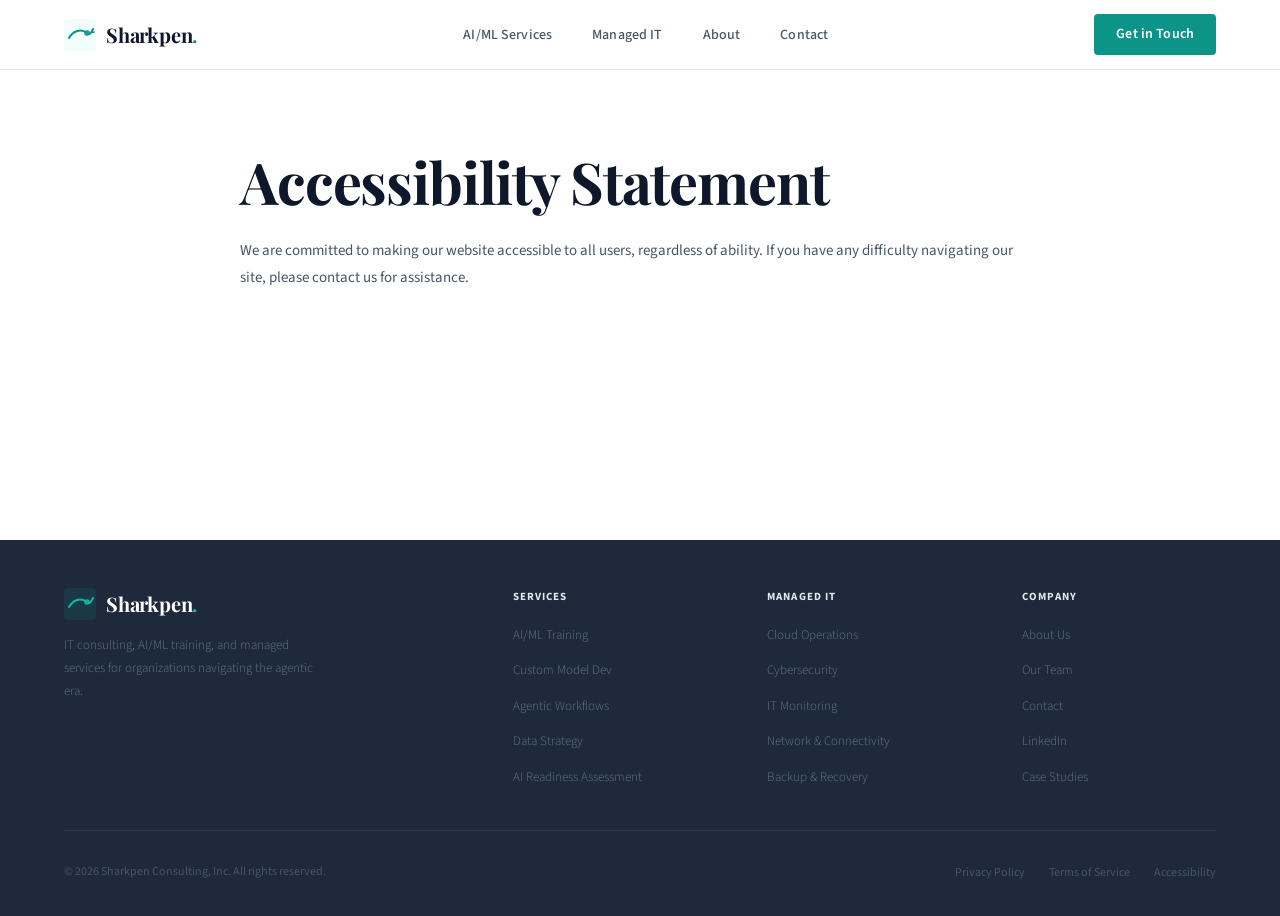
<file: accessibility.html>
<!DOCTYPE html>
<html lang="en">
<head>
<meta charset="UTF-8">
<meta name="viewport" content="width=device-width, initial-scale=1.0">
<title>Sharkpen Consulting — IT Consulting & AI/ML Services</title>
<link rel="preconnect" href="https://fonts.googleapis.com">
<link href="https://fonts.googleapis.com/css2?family=Playfair+Display:wght@400;600;700&family=Source+Sans+3:wght@300;400;500;600&family=Source+Serif+4:ital,wght@0,400;1,400&display=swap" rel="stylesheet">
<link rel="stylesheet" href="styles.css">
</head>
<body>

<!-- NAV -->
<nav>
  <a href="index.html" class="logo">
    <svg class="logo-icon" viewBox="0 0 32 32" fill="none">
      <rect width="32" height="32" rx="4" fill="#f0fdfa"/>
      <path d="M5 19 C9 12, 17 9, 23 14 C26 16.5, 27 14, 29 10" stroke="#0d9488" stroke-width="2" stroke-linecap="round" fill="none"/>
      <path d="M29 10 L27.5 13.5 L30.5 13" stroke="#0d9488" stroke-width="1.5" stroke-linejoin="round"/>
      <circle cx="23" cy="14" r="2" fill="none" stroke="#0d9488" stroke-width="1.5"/>
    </svg>
    <span class="logo-name">Sharkpen<span>.</span></span>
  </a>
  <ul class="nav-links">
    <li><a href="ai-ml-services.html">AI/ML Services</a></li>
    <li><a href="managed-it.html">Managed IT</a></li>
    <li><a href="about.html">About</a></li>
    <li><a href="contact.html">Contact</a></li>
  </ul>
  <a href="contact.html" class="nav-cta">Get in Touch</a>
</nav>


<section style="padding: 150px 64px 100px; background: var(--white); min-height: 60vh;">
  <div class="section-wrap" style="max-width: 800px; margin: 0 auto; padding: 0;">
    <h1 class="hero-h1">Accessibility Statement</h1>
    <p style="font-size: 15px; color: var(--text2); line-height: 1.8;">We are committed to making our website accessible to all users, regardless of ability. If you have any difficulty navigating our site, please contact us for assistance.</p>
  </div>
</section>


<!-- FOOTER -->
<footer>
  <div class="footer-top">
    <div class="footer-brand">
      <a href="index.html" class="logo" style="margin-bottom:0;">
        <svg class="logo-icon" viewBox="0 0 32 32" fill="none">
          <rect width="32" height="32" rx="4" fill="rgba(13,148,136,0.15)"/>
          <path d="M5 19 C9 12, 17 9, 23 14 C26 16.5, 27 14, 29 10" stroke="#14b8a6" stroke-width="2" stroke-linecap="round" fill="none"/>
          <circle cx="23" cy="14" r="2" fill="none" stroke="#14b8a6" stroke-width="1.5"/>
        </svg>
        <span class="logo-name">Sharkpen<span style="color:var(--teal-light)">.</span></span>
      </a>
      <p class="footer-desc">IT consulting, AI/ML training, and managed services for organizations navigating the agentic era.</p>
    </div>
    <div>
      <div class="footer-col-title">Services</div>
      <ul class="footer-links">
        <li><a href="ai-ml-services.html">AI/ML Training</a></li>
        <li><a href="ai-ml-services.html">Custom Model Dev</a></li>
        <li><a href="ai-ml-services.html">Agentic Workflows</a></li>
        <li><a href="ai-ml-services.html">Data Strategy</a></li>
        <li><a href="ai-ml-services.html">AI Readiness Assessment</a></li>
      </ul>
    </div>
    <div>
      <div class="footer-col-title">Managed IT</div>
      <ul class="footer-links">
        <li><a href="managed-it.html">Cloud Operations</a></li>
        <li><a href="managed-it.html">Cybersecurity</a></li>
        <li><a href="managed-it.html">IT Monitoring</a></li>
        <li><a href="managed-it.html">Network & Connectivity</a></li>
        <li><a href="managed-it.html">Backup & Recovery</a></li>
      </ul>
    </div>
    <div>
      <div class="footer-col-title">Company</div>
      <ul class="footer-links">
        <li><a href="about.html">About Us</a></li>
        <li><a href="about.html">Our Team</a></li>
        <li><a href="contact.html">Contact</a></li>
        <li><a href="#">LinkedIn</a></li>
        <li><a href="case-studies.html">Case Studies</a></li>
      </ul>
    </div>
  </div>
  <div class="footer-bottom">
    <span class="footer-copy">© 2026 Sharkpen Consulting, Inc. All rights reserved.</span>
    <ul class="footer-legal">
      <li><a href="privacy-policy.html">Privacy Policy</a></li>
      <li><a href="terms-of-service.html">Terms of Service</a></li>
      <li><a href="accessibility.html">Accessibility</a></li>
    </ul>
  </div>
</footer>

<script>
  const reveals = document.querySelectorAll('.reveal');
  const observer = new IntersectionObserver((entries) => {
    entries.forEach(entry => {
      if (entry.isIntersecting) {
        entry.target.classList.add('visible');
        observer.unobserve(entry.target);
      }
    });
  }, { threshold: 0.08 });
  reveals.forEach(el => observer.observe(el));

  function handleSubmit(btn) {
    btn.textContent = 'Message Sent — We\'ll be in touch shortly.';
    btn.style.background = 'var(--teal-dark)';
    btn.disabled = true;
  }
</script>
</body>
</html>
</file>
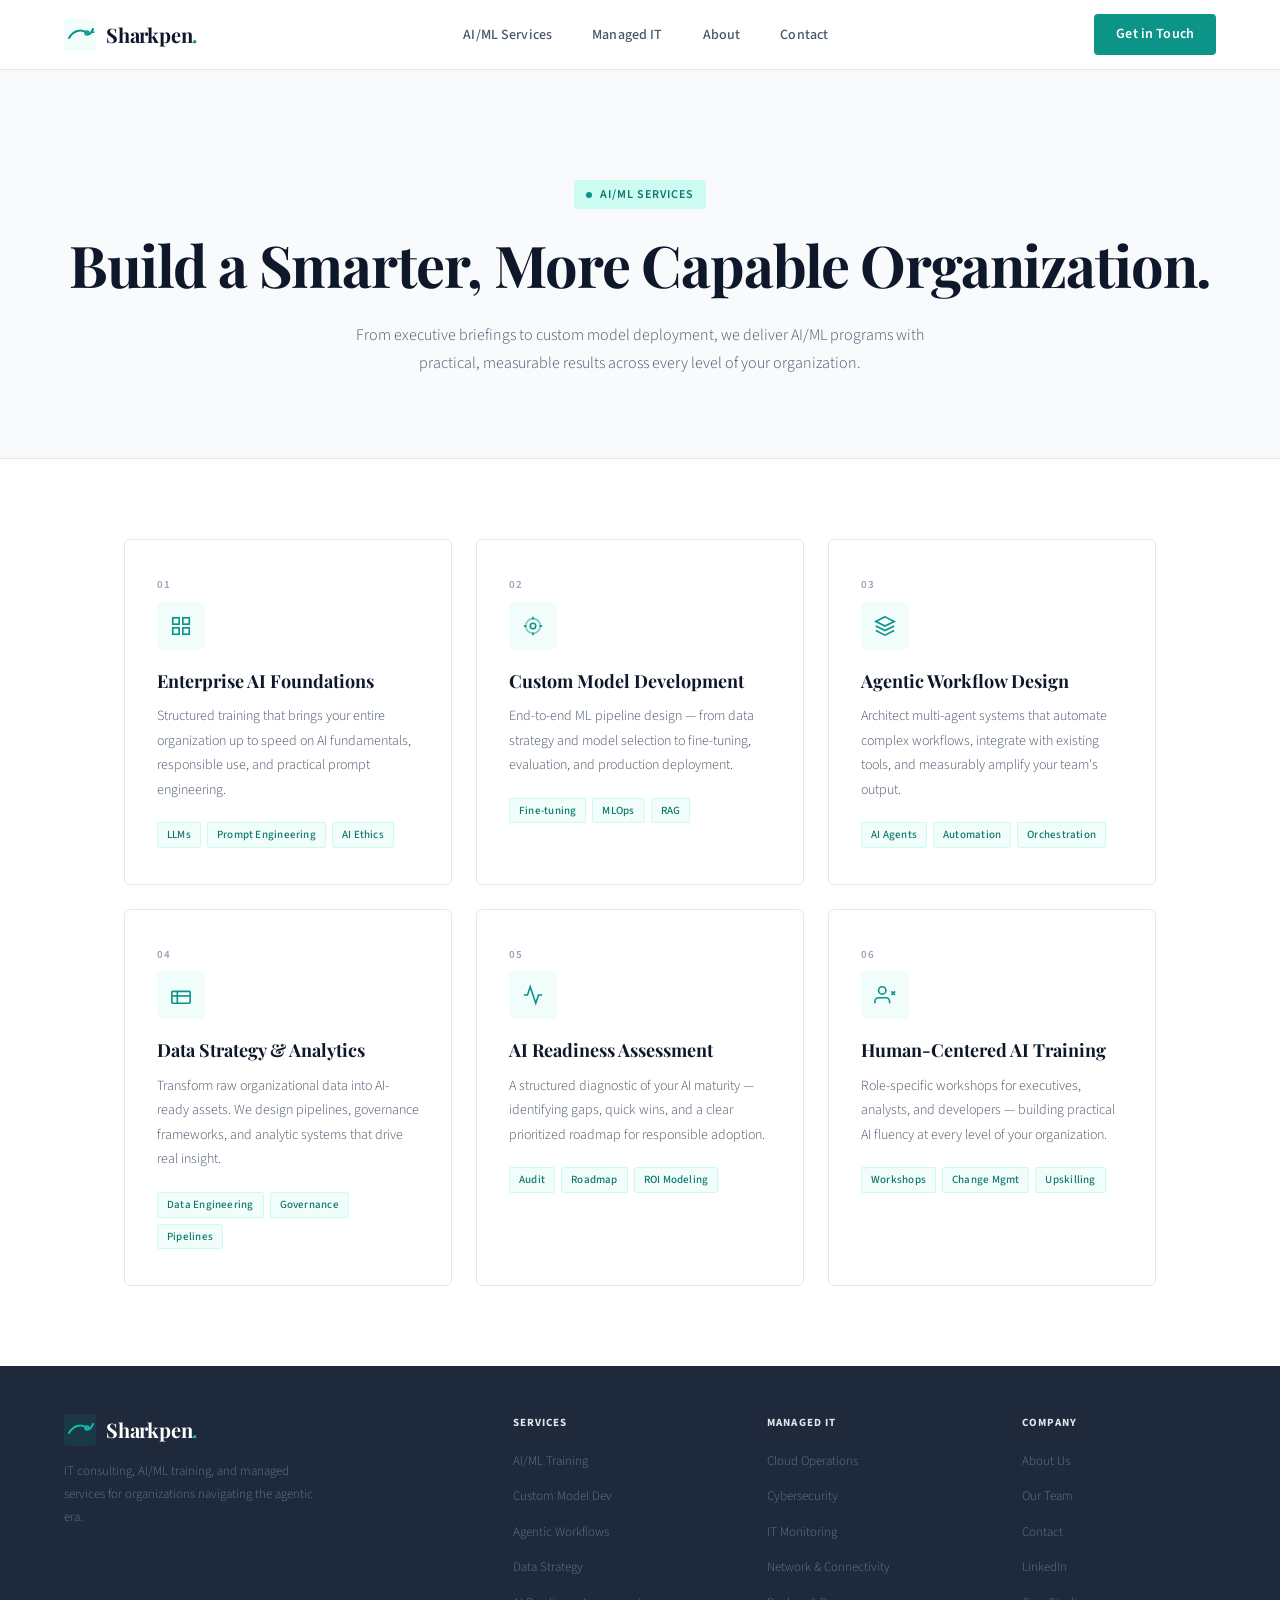
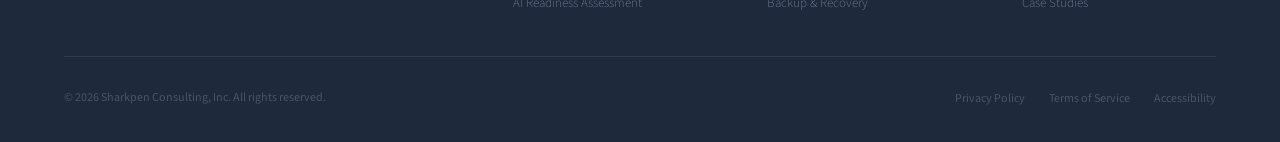
<file: ai-ml-services.html>
<!DOCTYPE html>
<html lang="en">
<head>
<meta charset="UTF-8">
<meta name="viewport" content="width=device-width, initial-scale=1.0">
<title>Sharkpen Consulting — IT Consulting & AI/ML Services</title>
<link rel="preconnect" href="https://fonts.googleapis.com">
<link href="https://fonts.googleapis.com/css2?family=Playfair+Display:wght@400;600;700&family=Source+Sans+3:wght@300;400;500;600&family=Source+Serif+4:ital,wght@0,400;1,400&display=swap" rel="stylesheet">
<link rel="stylesheet" href="styles.css">
</head>
<body>

<!-- NAV -->
<nav>
  <a href="index.html" class="logo">
    <svg class="logo-icon" viewBox="0 0 32 32" fill="none">
      <rect width="32" height="32" rx="4" fill="#f0fdfa"/>
      <path d="M5 19 C9 12, 17 9, 23 14 C26 16.5, 27 14, 29 10" stroke="#0d9488" stroke-width="2" stroke-linecap="round" fill="none"/>
      <path d="M29 10 L27.5 13.5 L30.5 13" stroke="#0d9488" stroke-width="1.5" stroke-linejoin="round"/>
      <circle cx="23" cy="14" r="2" fill="none" stroke="#0d9488" stroke-width="1.5"/>
    </svg>
    <span class="logo-name">Sharkpen<span>.</span></span>
  </a>
  <ul class="nav-links">
    <li><a href="ai-ml-services.html">AI/ML Services</a></li>
    <li><a href="managed-it.html">Managed IT</a></li>
    <li><a href="about.html">About</a></li>
    <li><a href="contact.html">Contact</a></li>
  </ul>
  <a href="contact.html" class="nav-cta">Get in Touch</a>
</nav>


<section class="page-hero" style="min-height: 400px; padding-top: 180px; padding-bottom: 80px; background: var(--off-white); border-bottom: 1px solid var(--border); text-align: center;">
  <div class="section-wrap" style="padding: 0;">
    <div class="hero-tag">AI/ML Services</div>
    <h1 class="hero-h1">Build a Smarter, More Capable Organization.</h1>
    <p class="section-lead" style="margin: 0 auto; max-width: 600px;">From executive briefings to custom model deployment, we deliver AI/ML programs with practical, measurable results across every level of your organization.</p>
  </div>
</section>
<section id="aiml" style="padding-top: 80px; padding-bottom: 80px; border-top: none;">
  <div class="section-wrap" style="padding: 0 64px;">
<div class="services-grid reveal">
      <div class="service-card">
        <div class="card-number">01</div>
        <div class="card-icon-wrap">
          <svg width="22" height="22" viewBox="0 0 24 24" fill="none" stroke="currentColor" stroke-width="1.8">
            <rect x="3" y="3" width="7" height="7"/><rect x="14" y="3" width="7" height="7"/>
            <rect x="3" y="14" width="7" height="7"/><rect x="14" y="14" width="7" height="7"/>
          </svg>
        </div>
        <div class="card-title">Enterprise AI Foundations</div>
        <p class="card-desc">Structured training that brings your entire organization up to speed on AI fundamentals, responsible use, and practical prompt engineering.</p>
        <div class="card-tags"><span class="tag">LLMs</span><span class="tag">Prompt Engineering</span><span class="tag">AI Ethics</span></div>
      </div>

      <div class="service-card">
        <div class="card-number">02</div>
        <div class="card-icon-wrap">
          <svg width="22" height="22" viewBox="0 0 24 24" fill="none" stroke="currentColor" stroke-width="1.8">
            <circle cx="12" cy="12" r="3"/><circle cx="12" cy="12" r="8" opacity="0.5"/>
            <line x1="12" y1="2" x2="12" y2="5"/><line x1="12" y1="19" x2="12" y2="22"/>
            <line x1="2" y1="12" x2="5" y2="12"/><line x1="19" y1="12" x2="22" y2="12"/>
          </svg>
        </div>
        <div class="card-title">Custom Model Development</div>
        <p class="card-desc">End-to-end ML pipeline design — from data strategy and model selection to fine-tuning, evaluation, and production deployment.</p>
        <div class="card-tags"><span class="tag">Fine-tuning</span><span class="tag">MLOps</span><span class="tag">RAG</span></div>
      </div>

      <div class="service-card">
        <div class="card-number">03</div>
        <div class="card-icon-wrap">
          <svg width="22" height="22" viewBox="0 0 24 24" fill="none" stroke="currentColor" stroke-width="1.8">
            <path d="M12 2L2 7l10 5 10-5-10-5z"/><path d="M2 17l10 5 10-5"/><path d="M2 12l10 5 10-5"/>
          </svg>
        </div>
        <div class="card-title">Agentic Workflow Design</div>
        <p class="card-desc">Architect multi-agent systems that automate complex workflows, integrate with existing tools, and measurably amplify your team's output.</p>
        <div class="card-tags"><span class="tag">AI Agents</span><span class="tag">Automation</span><span class="tag">Orchestration</span></div>
      </div>

      <div class="service-card">
        <div class="card-number">04</div>
        <div class="card-icon-wrap">
          <svg width="22" height="22" viewBox="0 0 24 24" fill="none" stroke="currentColor" stroke-width="1.8">
            <rect x="2" y="8" width="20" height="13" rx="1"/><line x1="2" y1="13" x2="22" y2="13"/>
            <line x1="8" y1="8" x2="8" y2="21"/>
          </svg>
        </div>
        <div class="card-title">Data Strategy & Analytics</div>
        <p class="card-desc">Transform raw organizational data into AI-ready assets. We design pipelines, governance frameworks, and analytic systems that drive real insight.</p>
        <div class="card-tags"><span class="tag">Data Engineering</span><span class="tag">Governance</span><span class="tag">Pipelines</span></div>
      </div>

      <div class="service-card">
        <div class="card-number">05</div>
        <div class="card-icon-wrap">
          <svg width="22" height="22" viewBox="0 0 24 24" fill="none" stroke="currentColor" stroke-width="1.8">
            <polyline points="22 12 18 12 15 21 9 3 6 12 2 12"/>
          </svg>
        </div>
        <div class="card-title">AI Readiness Assessment</div>
        <p class="card-desc">A structured diagnostic of your AI maturity — identifying gaps, quick wins, and a clear prioritized roadmap for responsible adoption.</p>
        <div class="card-tags"><span class="tag">Audit</span><span class="tag">Roadmap</span><span class="tag">ROI Modeling</span></div>
      </div>

      <div class="service-card">
        <div class="card-number">06</div>
        <div class="card-icon-wrap">
          <svg width="22" height="22" viewBox="0 0 24 24" fill="none" stroke="currentColor" stroke-width="1.8">
            <path d="M17 21v-2a4 4 0 0 0-4-4H5a4 4 0 0 0-4 4v2"/>
            <circle cx="9" cy="7" r="4"/>
            <line x1="19" y1="8" x2="23" y2="12"/><line x1="23" y1="8" x2="19" y2="12"/>
          </svg>
        </div>
        <div class="card-title">Human-Centered AI Training</div>
        <p class="card-desc">Role-specific workshops for executives, analysts, and developers — building practical AI fluency at every level of your organization.</p>
        <div class="card-tags"><span class="tag">Workshops</span><span class="tag">Change Mgmt</span><span class="tag">Upskilling</span></div>
      </div>
    </div>
  </div>
</section>

<!-- FOOTER -->
<footer>
  <div class="footer-top">
    <div class="footer-brand">
      <a href="index.html" class="logo" style="margin-bottom:0;">
        <svg class="logo-icon" viewBox="0 0 32 32" fill="none">
          <rect width="32" height="32" rx="4" fill="rgba(13,148,136,0.15)"/>
          <path d="M5 19 C9 12, 17 9, 23 14 C26 16.5, 27 14, 29 10" stroke="#14b8a6" stroke-width="2" stroke-linecap="round" fill="none"/>
          <circle cx="23" cy="14" r="2" fill="none" stroke="#14b8a6" stroke-width="1.5"/>
        </svg>
        <span class="logo-name">Sharkpen<span style="color:var(--teal-light)">.</span></span>
      </a>
      <p class="footer-desc">IT consulting, AI/ML training, and managed services for organizations navigating the agentic era.</p>
    </div>
    <div>
      <div class="footer-col-title">Services</div>
      <ul class="footer-links">
        <li><a href="ai-ml-services.html">AI/ML Training</a></li>
        <li><a href="ai-ml-services.html">Custom Model Dev</a></li>
        <li><a href="ai-ml-services.html">Agentic Workflows</a></li>
        <li><a href="ai-ml-services.html">Data Strategy</a></li>
        <li><a href="ai-ml-services.html">AI Readiness Assessment</a></li>
      </ul>
    </div>
    <div>
      <div class="footer-col-title">Managed IT</div>
      <ul class="footer-links">
        <li><a href="managed-it.html">Cloud Operations</a></li>
        <li><a href="managed-it.html">Cybersecurity</a></li>
        <li><a href="managed-it.html">IT Monitoring</a></li>
        <li><a href="managed-it.html">Network & Connectivity</a></li>
        <li><a href="managed-it.html">Backup & Recovery</a></li>
      </ul>
    </div>
    <div>
      <div class="footer-col-title">Company</div>
      <ul class="footer-links">
        <li><a href="about.html">About Us</a></li>
        <li><a href="about.html">Our Team</a></li>
        <li><a href="contact.html">Contact</a></li>
        <li><a href="#">LinkedIn</a></li>
        <li><a href="case-studies.html">Case Studies</a></li>
      </ul>
    </div>
  </div>
  <div class="footer-bottom">
    <span class="footer-copy">© 2026 Sharkpen Consulting, Inc. All rights reserved.</span>
    <ul class="footer-legal">
      <li><a href="privacy-policy.html">Privacy Policy</a></li>
      <li><a href="terms-of-service.html">Terms of Service</a></li>
      <li><a href="accessibility.html">Accessibility</a></li>
    </ul>
  </div>
</footer>

<script>
  const reveals = document.querySelectorAll('.reveal');
  const observer = new IntersectionObserver((entries) => {
    entries.forEach(entry => {
      if (entry.isIntersecting) {
        entry.target.classList.add('visible');
        observer.unobserve(entry.target);
      }
    });
  }, { threshold: 0.08 });
  reveals.forEach(el => observer.observe(el));

  function handleSubmit(btn) {
    btn.textContent = 'Message Sent — We\'ll be in touch shortly.';
    btn.style.background = 'var(--teal-dark)';
    btn.disabled = true;
  }
</script>
</body>
</html>
</file>
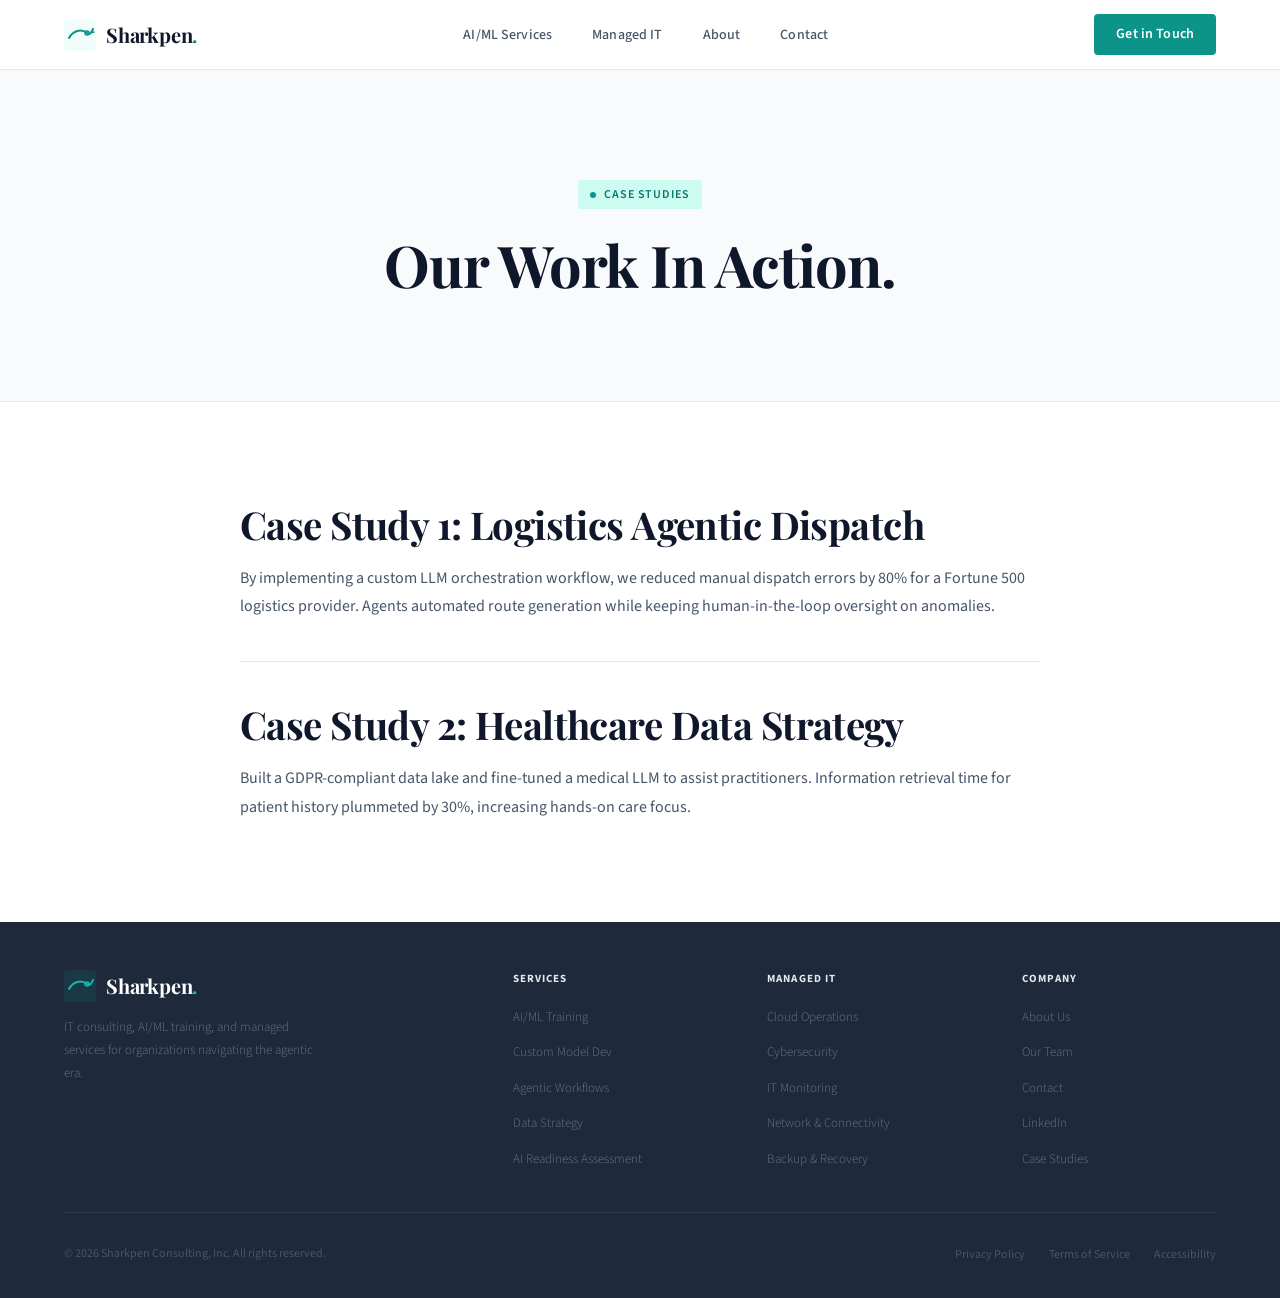
<file: case-studies.html>
<!DOCTYPE html>
<html lang="en">

<head>
  <meta charset="UTF-8">
  <meta name="viewport" content="width=device-width, initial-scale=1.0">
  <title>Sharkpen Consulting — IT Consulting & AI/ML Services</title>
  <link rel="preconnect" href="https://fonts.googleapis.com">
  <link
    href="https://fonts.googleapis.com/css2?family=Playfair+Display:wght@400;600;700&family=Source+Sans+3:wght@300;400;500;600&family=Source+Serif+4:ital,wght@0,400;1,400&display=swap"
    rel="stylesheet">
  <link rel="stylesheet" href="styles.css">
</head>

<body>

  <!-- NAV -->
  <nav>
    <a href="index.html" class="logo">
      <svg class="logo-icon" viewBox="0 0 32 32" fill="none">
        <rect width="32" height="32" rx="4" fill="#f0fdfa" />
        <path d="M5 19 C9 12, 17 9, 23 14 C26 16.5, 27 14, 29 10" stroke="#0d9488" stroke-width="2"
          stroke-linecap="round" fill="none" />
        <path d="M29 10 L27.5 13.5 L30.5 13" stroke="#0d9488" stroke-width="1.5" stroke-linejoin="round" />
        <circle cx="23" cy="14" r="2" fill="none" stroke="#0d9488" stroke-width="1.5" />
      </svg>
      <span class="logo-name">Sharkpen<span>.</span></span>
    </a>
    <ul class="nav-links">
      <li><a href="ai-ml-services.html">AI/ML Services</a></li>
      <li><a href="managed-it.html">Managed IT</a></li>
      <li><a href="about.html">About</a></li>
      <li><a href="contact.html">Contact</a></li>
    </ul>
    <a href="contact.html" class="nav-cta">Get in Touch</a>
  </nav>


  <section class="page-hero"
    style="min-height: 400px; padding-top: 180px; padding-bottom: 80px; background: var(--off-white); border-bottom: 1px solid var(--border); text-align: center;">
    <div class="section-wrap" style="padding: 0;">
      <div class="hero-tag">Case Studies</div>
      <h1 class="hero-h1">Our Work In Action.</h1>
    </div>
  </section>
  <section style="padding: 100px 64px; background: var(--white);">
    <div class="section-wrap" style="max-width: 800px; margin: 0 auto; padding: 0;">
      <h2 class="section-title">Case Study 1: Logistics Agentic Dispatch</h2>
      <p style="font-size: 16px; color: var(--text2); line-height: 1.8;">By implementing a custom LLM orchestration
        workflow, we reduced manual dispatch errors by 80% for a Fortune 500 logistics provider. Agents automated route
        generation while keeping human-in-the-loop oversight on anomalies.</p>
      <hr style="margin: 40px 0; border: none; border-top: 1px solid var(--border);">
      <h2 class="section-title">Case Study 2: Healthcare Data Strategy</h2>
      <p style="font-size: 16px; color: var(--text2); line-height: 1.8;">Built a GDPR-compliant data lake and fine-tuned
        a medical LLM to assist practitioners. Information retrieval time for patient history plummeted by 30%,
        increasing hands-on care focus.</p>
    </div>
  </section>


  <!-- FOOTER -->
  <footer>
    <div class="footer-top">
      <div class="footer-brand">
        <a href="index.html" class="logo" style="margin-bottom:0;">
          <svg class="logo-icon" viewBox="0 0 32 32" fill="none">
            <rect width="32" height="32" rx="4" fill="rgba(13,148,136,0.15)" />
            <path d="M5 19 C9 12, 17 9, 23 14 C26 16.5, 27 14, 29 10" stroke="#14b8a6" stroke-width="2"
              stroke-linecap="round" fill="none" />
            <circle cx="23" cy="14" r="2" fill="none" stroke="#14b8a6" stroke-width="1.5" />
          </svg>
          <span class="logo-name">Sharkpen<span style="color:var(--teal-light)">.</span></span>
        </a>
        <p class="footer-desc">IT consulting, AI/ML training, and managed services for organizations navigating the
          agentic era.</p>
      </div>
      <div>
        <div class="footer-col-title">Services</div>
        <ul class="footer-links">
          <li><a href="ai-ml-services.html">AI/ML Training</a></li>
          <li><a href="ai-ml-services.html">Custom Model Dev</a></li>
          <li><a href="ai-ml-services.html">Agentic Workflows</a></li>
          <li><a href="ai-ml-services.html">Data Strategy</a></li>
          <li><a href="ai-ml-services.html">AI Readiness Assessment</a></li>
        </ul>
      </div>
      <div>
        <div class="footer-col-title">Managed IT</div>
        <ul class="footer-links">
          <li><a href="managed-it.html">Cloud Operations</a></li>
          <li><a href="managed-it.html">Cybersecurity</a></li>
          <li><a href="managed-it.html">IT Monitoring</a></li>
          <li><a href="managed-it.html">Network & Connectivity</a></li>
          <li><a href="managed-it.html">Backup & Recovery</a></li>
        </ul>
      </div>
      <div>
        <div class="footer-col-title">Company</div>
        <ul class="footer-links">
          <li><a href="about.html">About Us</a></li>
          <li><a href="about.html">Our Team</a></li>
          <li><a href="contact.html">Contact</a></li>
          <li><a href="#">LinkedIn</a></li>
          <li><a href="case-studies.html">Case Studies</a></li>
        </ul>
      </div>
    </div>
    <div class="footer-bottom">
      <span class="footer-copy">© 2026 Sharkpen Consulting, Inc. All rights reserved.</span>
      <ul class="footer-legal">
        <li><a href="privacy-policy.html">Privacy Policy</a></li>
        <li><a href="terms-of-service.html">Terms of Service</a></li>
        <li><a href="accessibility.html">Accessibility</a></li>
      </ul>
    </div>
  </footer>

  <script>
    const reveals = document.querySelectorAll('.reveal');
    const observer = new IntersectionObserver((entries) => {
      entries.forEach(entry => {
        if (entry.isIntersecting) {
          entry.target.classList.add('visible');
          observer.unobserve(entry.target);
        }
      });
    }, { threshold: 0.08 });
    reveals.forEach(el => observer.observe(el));

    function handleSubmit(btn) {
      btn.textContent = 'Message Sent — We\'ll be in touch shortly.';
      btn.style.background = 'var(--teal-dark)';
      btn.disabled = true;
    }
  </script>
</body>

</html>
</file>
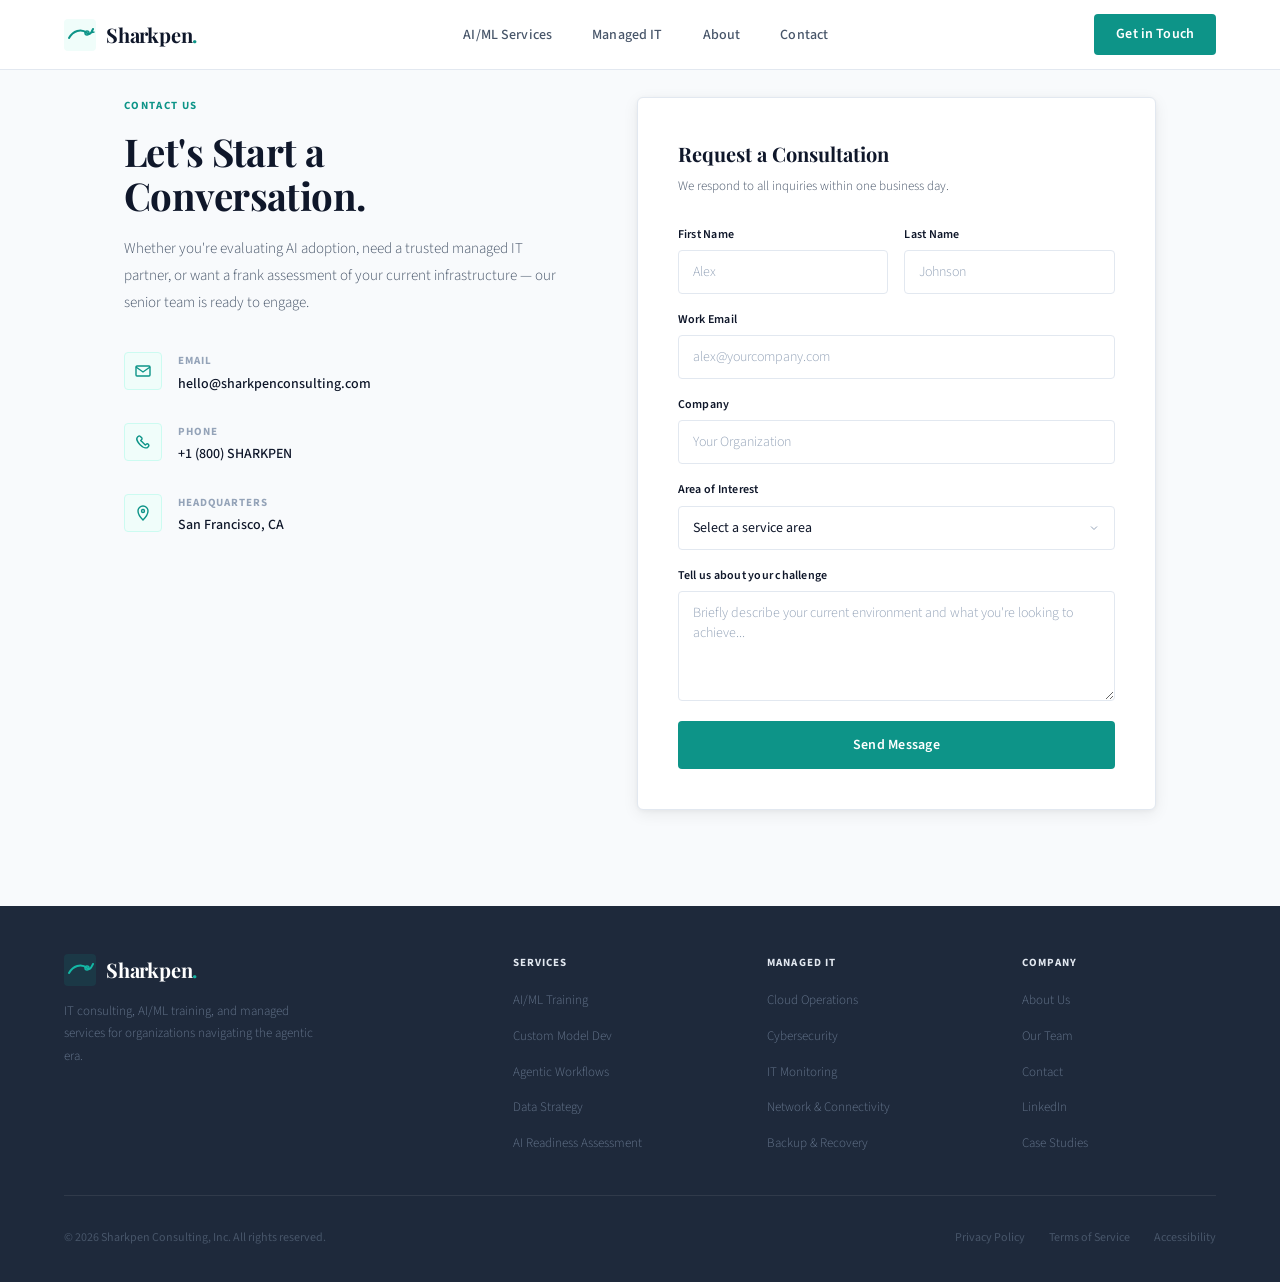
<file: contact.html>
<!DOCTYPE html>
<html lang="en">
<head>
<meta charset="UTF-8">
<meta name="viewport" content="width=device-width, initial-scale=1.0">
<title>Sharkpen Consulting — IT Consulting & AI/ML Services</title>
<link rel="preconnect" href="https://fonts.googleapis.com">
<link href="https://fonts.googleapis.com/css2?family=Playfair+Display:wght@400;600;700&family=Source+Sans+3:wght@300;400;500;600&family=Source+Serif+4:ital,wght@0,400;1,400&display=swap" rel="stylesheet">
<link rel="stylesheet" href="styles.css">
</head>
<body>

<!-- NAV -->
<nav>
  <a href="index.html" class="logo">
    <svg class="logo-icon" viewBox="0 0 32 32" fill="none">
      <rect width="32" height="32" rx="4" fill="#f0fdfa"/>
      <path d="M5 19 C9 12, 17 9, 23 14 C26 16.5, 27 14, 29 10" stroke="#0d9488" stroke-width="2" stroke-linecap="round" fill="none"/>
      <path d="M29 10 L27.5 13.5 L30.5 13" stroke="#0d9488" stroke-width="1.5" stroke-linejoin="round"/>
      <circle cx="23" cy="14" r="2" fill="none" stroke="#0d9488" stroke-width="1.5"/>
    </svg>
    <span class="logo-name">Sharkpen<span>.</span></span>
  </a>
  <ul class="nav-links">
    <li><a href="ai-ml-services.html">AI/ML Services</a></li>
    <li><a href="managed-it.html">Managed IT</a></li>
    <li><a href="about.html">About</a></li>
    <li><a href="contact.html">Contact</a></li>
  </ul>
  <a href="contact.html" class="nav-cta">Get in Touch</a>
</nav>

<!-- CONTACT -->
<section id="contact">
  <div class="section-wrap">
    <div class="contact-grid">
      <div class="reveal">
        <div class="section-eyebrow">Contact Us</div>
        <h2 class="section-title">Let's Start a Conversation.</h2>
        <p style="font-size:15px;line-height:1.8;color:var(--text2);margin-top:16px;font-weight:300;">Whether you're evaluating AI adoption, need a trusted managed IT partner, or want a frank assessment of your current infrastructure — our senior team is ready to engage.</p>
        <div class="contact-details">
          <div class="contact-row">
            <div class="contact-row-icon">
              <svg width="16" height="16" viewBox="0 0 16 16" fill="none" stroke="currentColor" stroke-width="1.4">
                <rect x="1" y="3" width="14" height="10" rx="1"/><path d="M1 4l7 5 7-5"/>
              </svg>
            </div>
            <div>
              <div class="contact-row-label">Email</div>
              <div class="contact-row-val">hello@sharkpenconsulting.com</div>
            </div>
          </div>
          <div class="contact-row">
            <div class="contact-row-icon">
              <svg width="16" height="16" viewBox="0 0 16 16" fill="none" stroke="currentColor" stroke-width="1.4">
                <path d="M13.3 10.2c-.7-.7-1.4-.7-2.1 0l-.8.8c-.1.1-1.6-1.4-2.4-2.2C7.2 8 5.7 6.6 5.7 6.5l.8-.8c.7-.7.7-1.4 0-2.1L5.3 2.4C4.6 1.7 3.9 1.7 3.2 2.4l-.6.6c-1.5 1.5-.5 4.7 2.5 7.7s6.2 4 7.7 2.5l.6-.6c.7-.7.7-1.4-.1-2.4z"/>
              </svg>
            </div>
            <div>
              <div class="contact-row-label">Phone</div>
              <div class="contact-row-val">+1 (800) SHARKPEN</div>
            </div>
          </div>
          <div class="contact-row">
            <div class="contact-row-icon">
              <svg width="16" height="16" viewBox="0 0 16 16" fill="none" stroke="currentColor" stroke-width="1.4">
                <path d="M8 1C5.2 1 3 3.2 3 6c0 4 5 9 5 9s5-5 5-9c0-2.8-2.2-5-5-5z"/>
                <circle cx="8" cy="6" r="1.5"/>
              </svg>
            </div>
            <div>
              <div class="contact-row-label">Headquarters</div>
              <div class="contact-row-val">San Francisco, CA</div>
            </div>
          </div>
        </div>
      </div>

      <div class="reveal">
        <form class="contact-form-wrap" action="https://formsubmit.co/dskarpnes@sharkpenconsulting.com" method="POST" autocomplete="off">
          <div class="form-title">Request a Consultation</div>
          <div class="form-subtitle">We respond to all inquiries within one business day.</div>
          <div class="form-row">
            <div class="form-group">
              <label>First Name</label>
              <input type="text" name="First Name" placeholder="Alex" required>
            </div>
            <div class="form-group">
              <label>Last Name</label>
              <input type="text" name="Last Name" placeholder="Johnson" required>
            </div>
          </div>
          <div class="form-group">
            <label>Work Email</label>
            <input type="email" name="Email" placeholder="alex@yourcompany.com" required>
          </div>
          <div class="form-group">
            <label>Company</label>
            <input type="text" name="Company" placeholder="Your Organization">
          </div>
          <div class="form-group">
            <label>Area of Interest</label>
            <select name="Interest">
              <option value="" disabled selected>Select a service area</option>
              <option value="AI/ML Training & Enablement">AI/ML Training & Enablement</option>
              <option value="Custom Model Development">Custom Model Development</option>
              <option value="Managed Cloud Operations">Managed Cloud Operations</option>
              <option value="Cybersecurity & Compliance">Cybersecurity & Compliance</option>
              <option value="Agentic IT Monitoring">Agentic IT Monitoring</option>
              <option value="AI Readiness Assessment">AI Readiness Assessment</option>
              <option value="Full Partnership / All Services">Full Partnership / All Services</option>
            </select>
          </div>
          <div class="form-group">
            <label>Tell us about your challenge</label>
            <textarea name="Message" placeholder="Briefly describe your current environment and what you're looking to achieve..." required></textarea>
          </div>
          <button type="submit" class="submit-btn" onclick="handleSubmit(this)">Send Message</button>
        </form>
      </div>
    </div>
  </div>
</section>

<!-- FOOTER -->
<footer>
  <div class="footer-top">
    <div class="footer-brand">
      <a href="index.html" class="logo" style="margin-bottom:0;">
        <svg class="logo-icon" viewBox="0 0 32 32" fill="none">
          <rect width="32" height="32" rx="4" fill="rgba(13,148,136,0.15)"/>
          <path d="M5 19 C9 12, 17 9, 23 14 C26 16.5, 27 14, 29 10" stroke="#14b8a6" stroke-width="2" stroke-linecap="round" fill="none"/>
          <circle cx="23" cy="14" r="2" fill="none" stroke="#14b8a6" stroke-width="1.5"/>
        </svg>
        <span class="logo-name">Sharkpen<span style="color:var(--teal-light)">.</span></span>
      </a>
      <p class="footer-desc">IT consulting, AI/ML training, and managed services for organizations navigating the agentic era.</p>
    </div>
    <div>
      <div class="footer-col-title">Services</div>
      <ul class="footer-links">
        <li><a href="ai-ml-services.html">AI/ML Training</a></li>
        <li><a href="ai-ml-services.html">Custom Model Dev</a></li>
        <li><a href="ai-ml-services.html">Agentic Workflows</a></li>
        <li><a href="ai-ml-services.html">Data Strategy</a></li>
        <li><a href="ai-ml-services.html">AI Readiness Assessment</a></li>
      </ul>
    </div>
    <div>
      <div class="footer-col-title">Managed IT</div>
      <ul class="footer-links">
        <li><a href="managed-it.html">Cloud Operations</a></li>
        <li><a href="managed-it.html">Cybersecurity</a></li>
        <li><a href="managed-it.html">IT Monitoring</a></li>
        <li><a href="managed-it.html">Network & Connectivity</a></li>
        <li><a href="managed-it.html">Backup & Recovery</a></li>
      </ul>
    </div>
    <div>
      <div class="footer-col-title">Company</div>
      <ul class="footer-links">
        <li><a href="about.html">About Us</a></li>
        <li><a href="about.html">Our Team</a></li>
        <li><a href="contact.html">Contact</a></li>
        <li><a href="#">LinkedIn</a></li>
        <li><a href="case-studies.html">Case Studies</a></li>
      </ul>
    </div>
  </div>
  <div class="footer-bottom">
    <span class="footer-copy">© 2026 Sharkpen Consulting, Inc. All rights reserved.</span>
    <ul class="footer-legal">
      <li><a href="privacy-policy.html">Privacy Policy</a></li>
      <li><a href="terms-of-service.html">Terms of Service</a></li>
      <li><a href="accessibility.html">Accessibility</a></li>
    </ul>
  </div>
</footer>

<script>
  const reveals = document.querySelectorAll('.reveal');
  const observer = new IntersectionObserver((entries) => {
    entries.forEach(entry => {
      if (entry.isIntersecting) {
        entry.target.classList.add('visible');
        observer.unobserve(entry.target);
      }
    });
  }, { threshold: 0.08 });
  reveals.forEach(el => observer.observe(el));

  function handleSubmit(btn) {
    const form = btn.closest('form');
    if(form.checkValidity()) {
        btn.textContent = 'Sending...';
        btn.style.background = 'var(--teal-dark)';
        setTimeout(() => {
            btn.textContent = 'Message Sent';
            btn.disabled = true;
        }, 1500);
    }
  }
</script>
</body>
</html>
</file>
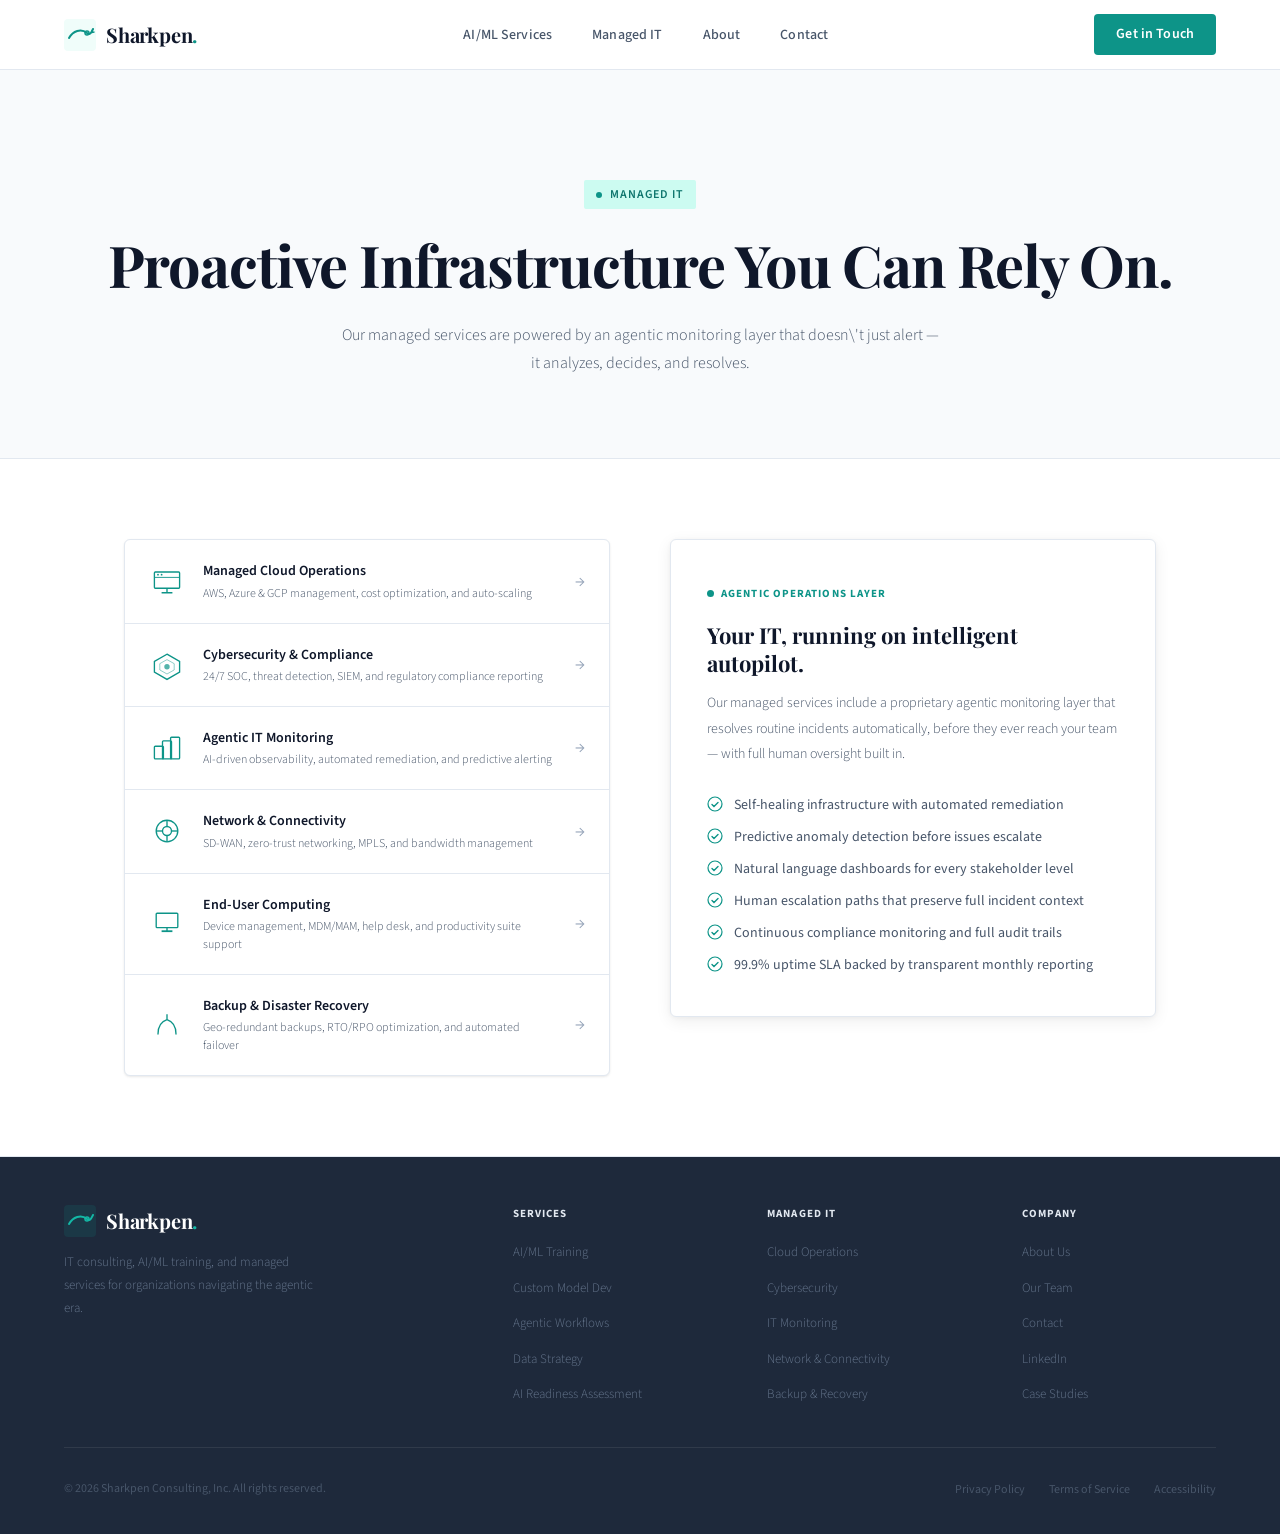
<file: managed-it.html>
<!DOCTYPE html>
<html lang="en">

<head>
  <meta charset="UTF-8">
  <meta name="viewport" content="width=device-width, initial-scale=1.0">
  <title>Sharkpen Consulting — IT Consulting & AI/ML Services</title>
  <link rel="preconnect" href="https://fonts.googleapis.com">
  <link
    href="https://fonts.googleapis.com/css2?family=Playfair+Display:wght@400;600;700&family=Source+Sans+3:wght@300;400;500;600&family=Source+Serif+4:ital,wght@0,400;1,400&display=swap"
    rel="stylesheet">
  <link rel="stylesheet" href="styles.css">
</head>

<body>

  <!-- NAV -->
  <nav>
    <a href="index.html" class="logo">
      <svg class="logo-icon" viewBox="0 0 32 32" fill="none">
        <rect width="32" height="32" rx="4" fill="#f0fdfa" />
        <path d="M5 19 C9 12, 17 9, 23 14 C26 16.5, 27 14, 29 10" stroke="#0d9488" stroke-width="2"
          stroke-linecap="round" fill="none" />
        <path d="M29 10 L27.5 13.5 L30.5 13" stroke="#0d9488" stroke-width="1.5" stroke-linejoin="round" />
        <circle cx="23" cy="14" r="2" fill="none" stroke="#0d9488" stroke-width="1.5" />
      </svg>
      <span class="logo-name">Sharkpen<span>.</span></span>
    </a>
    <ul class="nav-links">
      <li><a href="ai-ml-services.html">AI/ML Services</a></li>
      <li><a href="managed-it.html">Managed IT</a></li>
      <li><a href="about.html">About</a></li>
      <li><a href="contact.html">Contact</a></li>
    </ul>
    <a href="contact.html" class="nav-cta">Get in Touch</a>
  </nav>


  <section class="page-hero"
    style="min-height: 400px; padding-top: 180px; padding-bottom: 80px; background: var(--off-white); border-bottom: 1px solid var(--border); text-align: center;">
    <div class="section-wrap" style="padding: 0;">
      <div class="hero-tag">Managed IT</div>
      <h1 class="hero-h1">Proactive Infrastructure You Can Rely On.</h1>
      <p class="section-lead" style="margin: 0 auto; max-width: 600px;">Our managed services are powered by an agentic
        monitoring layer that doesn\'t just alert — it analyzes, decides, and resolves.</p>
    </div>
  </section>
  <section id="managed" style="padding-top: 80px; padding-bottom: 80px; background: var(--white); border-top: none;">
    <div class="section-wrap" style="padding: 0 64px;">
      <div class="managed-grid reveal">
        <div class="service-list">
          <div class="service-row">
            <svg class="service-row-icon" viewBox="0 0 40 40" fill="none">
              <rect x="6" y="10" width="28" height="18" rx="1" stroke="currentColor" stroke-width="1.5" />
              <line x1="6" y1="16" x2="34" y2="16" stroke="currentColor" stroke-width="1" />
              <circle cx="10" cy="13" r="1" fill="currentColor" />
              <circle cx="14" cy="13" r="1" fill="currentColor" />
              <line x1="20" y1="28" x2="20" y2="33" stroke="currentColor" stroke-width="1.5" />
              <line x1="14" y1="33" x2="26" y2="33" stroke="currentColor" stroke-width="1.5" />
            </svg>
            <div class="service-row-body">
              <div class="service-row-name">Managed Cloud Operations</div>
              <div class="service-row-meta">AWS, Azure & GCP management, cost optimization, and auto-scaling</div>
            </div>
            <span class="service-row-arrow">→</span>
          </div>

          <div class="service-row">
            <svg class="service-row-icon" viewBox="0 0 40 40" fill="none">
              <path d="M20 8 L34 16 L34 28 L20 36 L6 28 L6 16 Z" stroke="currentColor" stroke-width="1.5" />
              <path d="M20 14 L28 18.5 L28 25.5 L20 30 L12 25.5 L12 18.5 Z" stroke="currentColor" stroke-width="1"
                opacity="0.5" />
              <circle cx="20" cy="22" r="3" fill="currentColor" opacity="0.7" />
            </svg>
            <div class="service-row-body">
              <div class="service-row-name">Cybersecurity & Compliance</div>
              <div class="service-row-meta">24/7 SOC, threat detection, SIEM, and regulatory compliance reporting</div>
            </div>
            <span class="service-row-arrow">→</span>
          </div>

          <div class="service-row">
            <svg class="service-row-icon" viewBox="0 0 40 40" fill="none">
              <rect x="6" y="18" width="10" height="14" rx="1" stroke="currentColor" stroke-width="1.5" />
              <rect x="15" y="12" width="10" height="20" rx="1" stroke="currentColor" stroke-width="1.5" />
              <rect x="24" y="8" width="10" height="24" rx="1" stroke="currentColor" stroke-width="1.5" />
            </svg>
            <div class="service-row-body">
              <div class="service-row-name">Agentic IT Monitoring</div>
              <div class="service-row-meta">AI-driven observability, automated remediation, and predictive alerting
              </div>
            </div>
            <span class="service-row-arrow">→</span>
          </div>

          <div class="service-row">
            <svg class="service-row-icon" viewBox="0 0 40 40" fill="none">
              <circle cx="20" cy="20" r="12" stroke="currentColor" stroke-width="1.5" />
              <circle cx="20" cy="20" r="5" stroke="currentColor" stroke-width="1.5" />
              <line x1="20" y1="8" x2="20" y2="15" stroke="currentColor" stroke-width="1.5" />
              <line x1="20" y1="25" x2="20" y2="32" stroke="currentColor" stroke-width="1.5" />
              <line x1="8" y1="20" x2="15" y2="20" stroke="currentColor" stroke-width="1.5" />
              <line x1="25" y1="20" x2="32" y2="20" stroke="currentColor" stroke-width="1.5" />
            </svg>
            <div class="service-row-body">
              <div class="service-row-name">Network & Connectivity</div>
              <div class="service-row-meta">SD-WAN, zero-trust networking, MPLS, and bandwidth management</div>
            </div>
            <span class="service-row-arrow">→</span>
          </div>

          <div class="service-row">
            <svg class="service-row-icon" viewBox="0 0 40 40" fill="none">
              <rect x="8" y="8" width="24" height="16" rx="1" stroke="currentColor" stroke-width="1.5" />
              <line x1="14" y1="28" x2="26" y2="28" stroke="currentColor" stroke-width="2" />
              <line x1="20" y1="24" x2="20" y2="28" stroke="currentColor" stroke-width="1.5" />
            </svg>
            <div class="service-row-body">
              <div class="service-row-name">End-User Computing</div>
              <div class="service-row-meta">Device management, MDM/MAM, help desk, and productivity suite support</div>
            </div>
            <span class="service-row-arrow">→</span>
          </div>

          <div class="service-row">
            <svg class="service-row-icon" viewBox="0 0 40 40" fill="none">
              <path d="M10 30 C10 22 14 16 20 14 C26 16 30 22 30 30" stroke="currentColor" stroke-width="1.5"
                stroke-linecap="round" />
              <line x1="20" y1="8" x2="20" y2="14" stroke="currentColor" stroke-width="1.5" />
            </svg>
            <div class="service-row-body">
              <div class="service-row-name">Backup & Disaster Recovery</div>
              <div class="service-row-meta">Geo-redundant backups, RTO/RPO optimization, and automated failover</div>
            </div>
            <span class="service-row-arrow">→</span>
          </div>
        </div>

        <div class="highlight-box">
          <div class="hl-tag">
            <span class="live-dot"></span>
            Agentic Operations Layer
          </div>
          <h3>Your IT, running on intelligent autopilot.</h3>
          <p>Our managed services include a proprietary agentic monitoring layer that resolves routine incidents
            automatically, before they ever reach your team — with full human oversight built in.</p>
          <div class="check-list">
            <div class="check-item">
              <svg width="16" height="16" viewBox="0 0 16 16" fill="none">
                <circle cx="8" cy="8" r="7" stroke="currentColor" stroke-width="1.2" />
                <path d="M5 8.5l2 2 4-4" stroke="currentColor" stroke-width="1.4" stroke-linecap="round" />
              </svg>
              Self-healing infrastructure with automated remediation
            </div>
            <div class="check-item">
              <svg width="16" height="16" viewBox="0 0 16 16" fill="none">
                <circle cx="8" cy="8" r="7" stroke="currentColor" stroke-width="1.2" />
                <path d="M5 8.5l2 2 4-4" stroke="currentColor" stroke-width="1.4" stroke-linecap="round" />
              </svg>
              Predictive anomaly detection before issues escalate
            </div>
            <div class="check-item">
              <svg width="16" height="16" viewBox="0 0 16 16" fill="none">
                <circle cx="8" cy="8" r="7" stroke="currentColor" stroke-width="1.2" />
                <path d="M5 8.5l2 2 4-4" stroke="currentColor" stroke-width="1.4" stroke-linecap="round" />
              </svg>
              Natural language dashboards for every stakeholder level
            </div>
            <div class="check-item">
              <svg width="16" height="16" viewBox="0 0 16 16" fill="none">
                <circle cx="8" cy="8" r="7" stroke="currentColor" stroke-width="1.2" />
                <path d="M5 8.5l2 2 4-4" stroke="currentColor" stroke-width="1.4" stroke-linecap="round" />
              </svg>
              Human escalation paths that preserve full incident context
            </div>
            <div class="check-item">
              <svg width="16" height="16" viewBox="0 0 16 16" fill="none">
                <circle cx="8" cy="8" r="7" stroke="currentColor" stroke-width="1.2" />
                <path d="M5 8.5l2 2 4-4" stroke="currentColor" stroke-width="1.4" stroke-linecap="round" />
              </svg>
              Continuous compliance monitoring and full audit trails
            </div>
            <div class="check-item">
              <svg width="16" height="16" viewBox="0 0 16 16" fill="none">
                <circle cx="8" cy="8" r="7" stroke="currentColor" stroke-width="1.2" />
                <path d="M5 8.5l2 2 4-4" stroke="currentColor" stroke-width="1.4" stroke-linecap="round" />
              </svg>
              99.9% uptime SLA backed by transparent monthly reporting
            </div>
          </div>
        </div>
      </div>
    </div>
  </section>

  <!-- FOOTER -->
  <footer>
    <div class="footer-top">
      <div class="footer-brand">
        <a href="index.html" class="logo" style="margin-bottom:0;">
          <svg class="logo-icon" viewBox="0 0 32 32" fill="none">
            <rect width="32" height="32" rx="4" fill="rgba(13,148,136,0.15)" />
            <path d="M5 19 C9 12, 17 9, 23 14 C26 16.5, 27 14, 29 10" stroke="#14b8a6" stroke-width="2"
              stroke-linecap="round" fill="none" />
            <circle cx="23" cy="14" r="2" fill="none" stroke="#14b8a6" stroke-width="1.5" />
          </svg>
          <span class="logo-name">Sharkpen<span style="color:var(--teal-light)">.</span></span>
        </a>
        <p class="footer-desc">IT consulting, AI/ML training, and managed services for organizations navigating the
          agentic era.</p>
      </div>
      <div>
        <div class="footer-col-title">Services</div>
        <ul class="footer-links">
          <li><a href="ai-ml-services.html">AI/ML Training</a></li>
          <li><a href="ai-ml-services.html">Custom Model Dev</a></li>
          <li><a href="ai-ml-services.html">Agentic Workflows</a></li>
          <li><a href="ai-ml-services.html">Data Strategy</a></li>
          <li><a href="ai-ml-services.html">AI Readiness Assessment</a></li>
        </ul>
      </div>
      <div>
        <div class="footer-col-title">Managed IT</div>
        <ul class="footer-links">
          <li><a href="managed-it.html">Cloud Operations</a></li>
          <li><a href="managed-it.html">Cybersecurity</a></li>
          <li><a href="managed-it.html">IT Monitoring</a></li>
          <li><a href="managed-it.html">Network & Connectivity</a></li>
          <li><a href="managed-it.html">Backup & Recovery</a></li>
        </ul>
      </div>
      <div>
        <div class="footer-col-title">Company</div>
        <ul class="footer-links">
          <li><a href="about.html">About Us</a></li>
          <li><a href="about.html">Our Team</a></li>
          <li><a href="contact.html">Contact</a></li>
          <li><a href="#">LinkedIn</a></li>
          <li><a href="case-studies.html">Case Studies</a></li>
        </ul>
      </div>
    </div>
    <div class="footer-bottom">
      <span class="footer-copy">© 2026 Sharkpen Consulting, Inc. All rights reserved.</span>
      <ul class="footer-legal">
        <li><a href="privacy-policy.html">Privacy Policy</a></li>
        <li><a href="terms-of-service.html">Terms of Service</a></li>
        <li><a href="accessibility.html">Accessibility</a></li>
      </ul>
    </div>
  </footer>

  <script>
    const reveals = document.querySelectorAll('.reveal');
    const observer = new IntersectionObserver((entries) => {
      entries.forEach(entry => {
        if (entry.isIntersecting) {
          entry.target.classList.add('visible');
          observer.unobserve(entry.target);
        }
      });
    }, { threshold: 0.08 });
    reveals.forEach(el => observer.observe(el));

    function handleSubmit(btn) {
      btn.textContent = 'Message Sent — We\'ll be in touch shortly.';
      btn.style.background = 'var(--teal-dark)';
      btn.disabled = true;
    }
  </script>
</body>

</html>
</file>
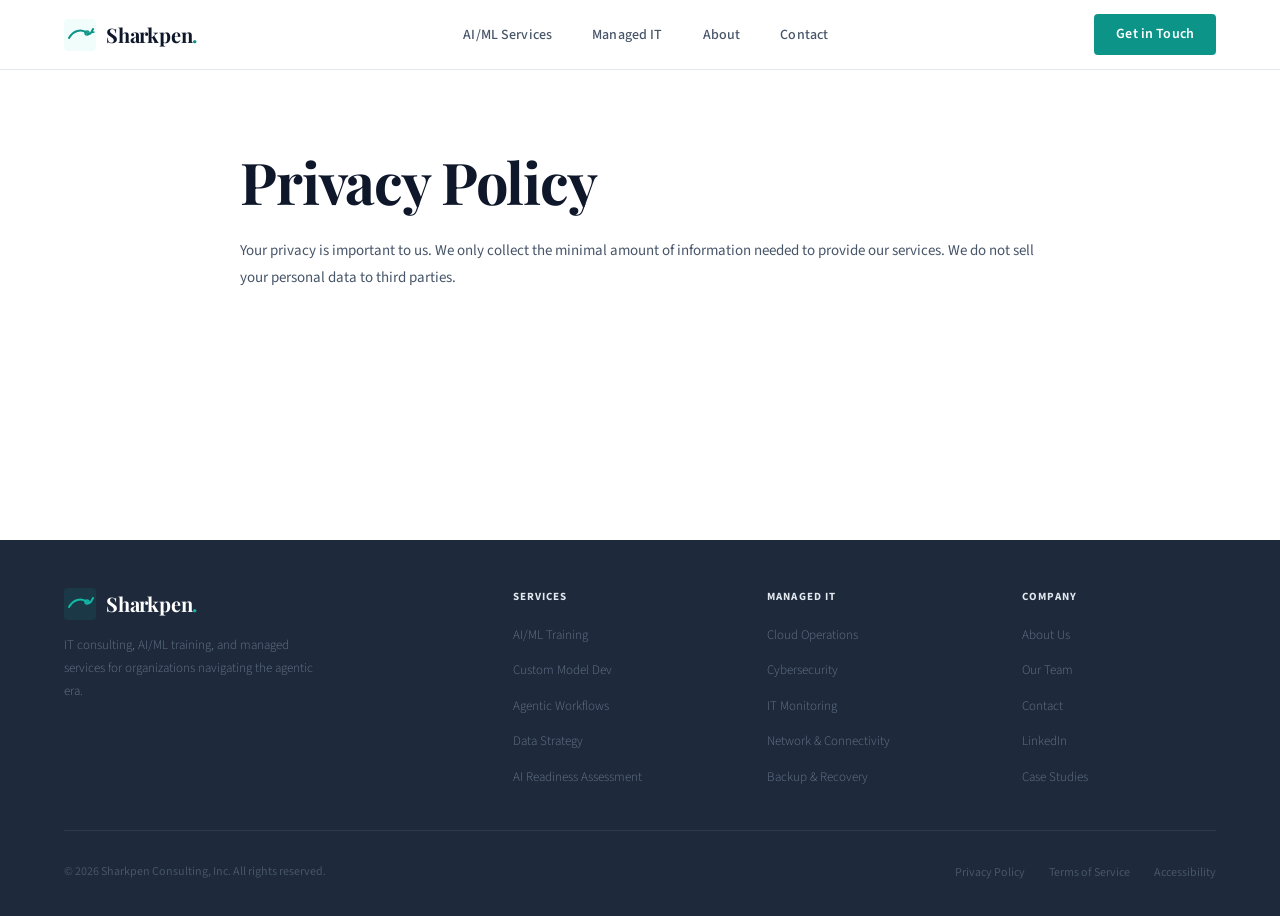
<file: privacy-policy.html>
<!DOCTYPE html>
<html lang="en">
<head>
<meta charset="UTF-8">
<meta name="viewport" content="width=device-width, initial-scale=1.0">
<title>Sharkpen Consulting — IT Consulting & AI/ML Services</title>
<link rel="preconnect" href="https://fonts.googleapis.com">
<link href="https://fonts.googleapis.com/css2?family=Playfair+Display:wght@400;600;700&family=Source+Sans+3:wght@300;400;500;600&family=Source+Serif+4:ital,wght@0,400;1,400&display=swap" rel="stylesheet">
<link rel="stylesheet" href="styles.css">
</head>
<body>

<!-- NAV -->
<nav>
  <a href="index.html" class="logo">
    <svg class="logo-icon" viewBox="0 0 32 32" fill="none">
      <rect width="32" height="32" rx="4" fill="#f0fdfa"/>
      <path d="M5 19 C9 12, 17 9, 23 14 C26 16.5, 27 14, 29 10" stroke="#0d9488" stroke-width="2" stroke-linecap="round" fill="none"/>
      <path d="M29 10 L27.5 13.5 L30.5 13" stroke="#0d9488" stroke-width="1.5" stroke-linejoin="round"/>
      <circle cx="23" cy="14" r="2" fill="none" stroke="#0d9488" stroke-width="1.5"/>
    </svg>
    <span class="logo-name">Sharkpen<span>.</span></span>
  </a>
  <ul class="nav-links">
    <li><a href="ai-ml-services.html">AI/ML Services</a></li>
    <li><a href="managed-it.html">Managed IT</a></li>
    <li><a href="about.html">About</a></li>
    <li><a href="contact.html">Contact</a></li>
  </ul>
  <a href="contact.html" class="nav-cta">Get in Touch</a>
</nav>


<section style="padding: 150px 64px 100px; background: var(--white); min-height: 60vh;">
  <div class="section-wrap" style="max-width: 800px; margin: 0 auto; padding: 0;">
    <h1 class="hero-h1">Privacy Policy</h1>
    <p style="font-size: 15px; color: var(--text2); line-height: 1.8;">Your privacy is important to us. We only collect the minimal amount of information needed to provide our services. We do not sell your personal data to third parties.</p>
  </div>
</section>


<!-- FOOTER -->
<footer>
  <div class="footer-top">
    <div class="footer-brand">
      <a href="index.html" class="logo" style="margin-bottom:0;">
        <svg class="logo-icon" viewBox="0 0 32 32" fill="none">
          <rect width="32" height="32" rx="4" fill="rgba(13,148,136,0.15)"/>
          <path d="M5 19 C9 12, 17 9, 23 14 C26 16.5, 27 14, 29 10" stroke="#14b8a6" stroke-width="2" stroke-linecap="round" fill="none"/>
          <circle cx="23" cy="14" r="2" fill="none" stroke="#14b8a6" stroke-width="1.5"/>
        </svg>
        <span class="logo-name">Sharkpen<span style="color:var(--teal-light)">.</span></span>
      </a>
      <p class="footer-desc">IT consulting, AI/ML training, and managed services for organizations navigating the agentic era.</p>
    </div>
    <div>
      <div class="footer-col-title">Services</div>
      <ul class="footer-links">
        <li><a href="ai-ml-services.html">AI/ML Training</a></li>
        <li><a href="ai-ml-services.html">Custom Model Dev</a></li>
        <li><a href="ai-ml-services.html">Agentic Workflows</a></li>
        <li><a href="ai-ml-services.html">Data Strategy</a></li>
        <li><a href="ai-ml-services.html">AI Readiness Assessment</a></li>
      </ul>
    </div>
    <div>
      <div class="footer-col-title">Managed IT</div>
      <ul class="footer-links">
        <li><a href="managed-it.html">Cloud Operations</a></li>
        <li><a href="managed-it.html">Cybersecurity</a></li>
        <li><a href="managed-it.html">IT Monitoring</a></li>
        <li><a href="managed-it.html">Network & Connectivity</a></li>
        <li><a href="managed-it.html">Backup & Recovery</a></li>
      </ul>
    </div>
    <div>
      <div class="footer-col-title">Company</div>
      <ul class="footer-links">
        <li><a href="about.html">About Us</a></li>
        <li><a href="about.html">Our Team</a></li>
        <li><a href="contact.html">Contact</a></li>
        <li><a href="#">LinkedIn</a></li>
        <li><a href="case-studies.html">Case Studies</a></li>
      </ul>
    </div>
  </div>
  <div class="footer-bottom">
    <span class="footer-copy">© 2026 Sharkpen Consulting, Inc. All rights reserved.</span>
    <ul class="footer-legal">
      <li><a href="privacy-policy.html">Privacy Policy</a></li>
      <li><a href="terms-of-service.html">Terms of Service</a></li>
      <li><a href="accessibility.html">Accessibility</a></li>
    </ul>
  </div>
</footer>

<script>
  const reveals = document.querySelectorAll('.reveal');
  const observer = new IntersectionObserver((entries) => {
    entries.forEach(entry => {
      if (entry.isIntersecting) {
        entry.target.classList.add('visible');
        observer.unobserve(entry.target);
      }
    });
  }, { threshold: 0.08 });
  reveals.forEach(el => observer.observe(el));

  function handleSubmit(btn) {
    btn.textContent = 'Message Sent — We\'ll be in touch shortly.';
    btn.style.background = 'var(--teal-dark)';
    btn.disabled = true;
  }
</script>
</body>
</html>
</file>
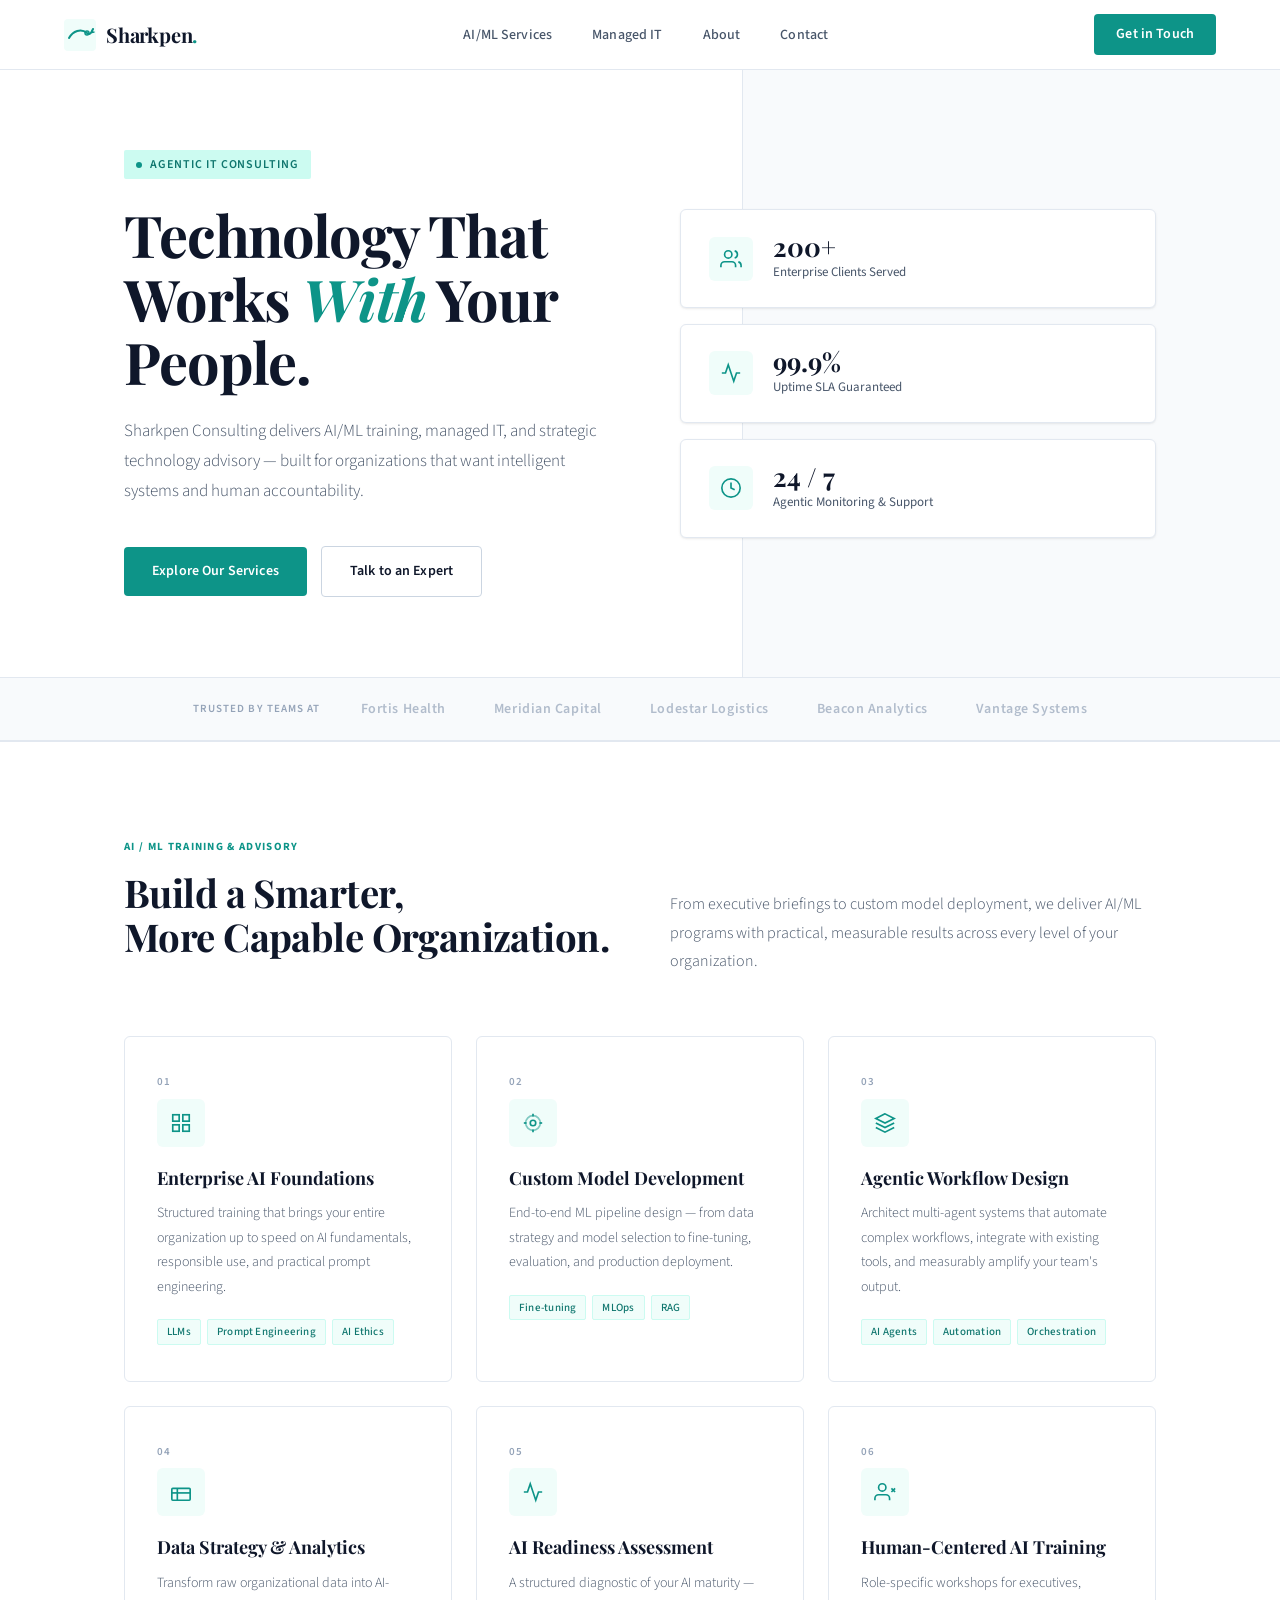
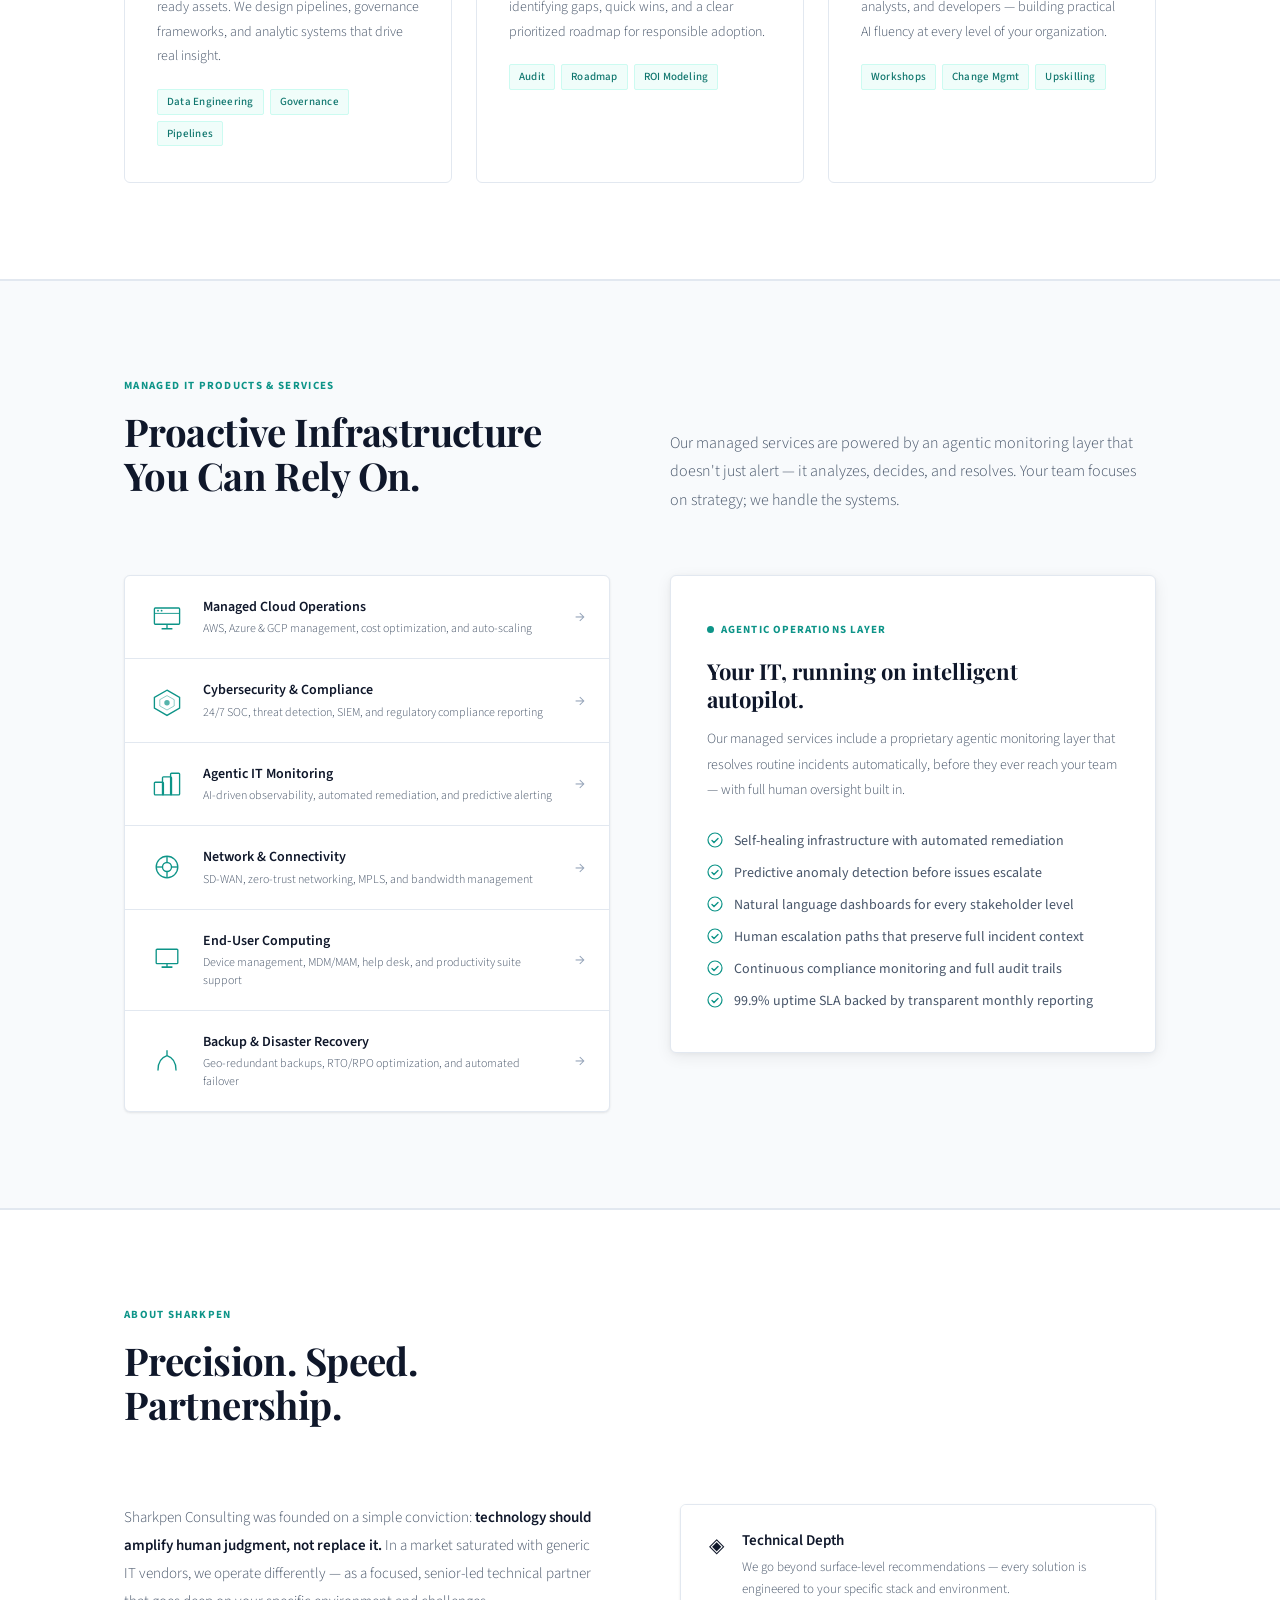
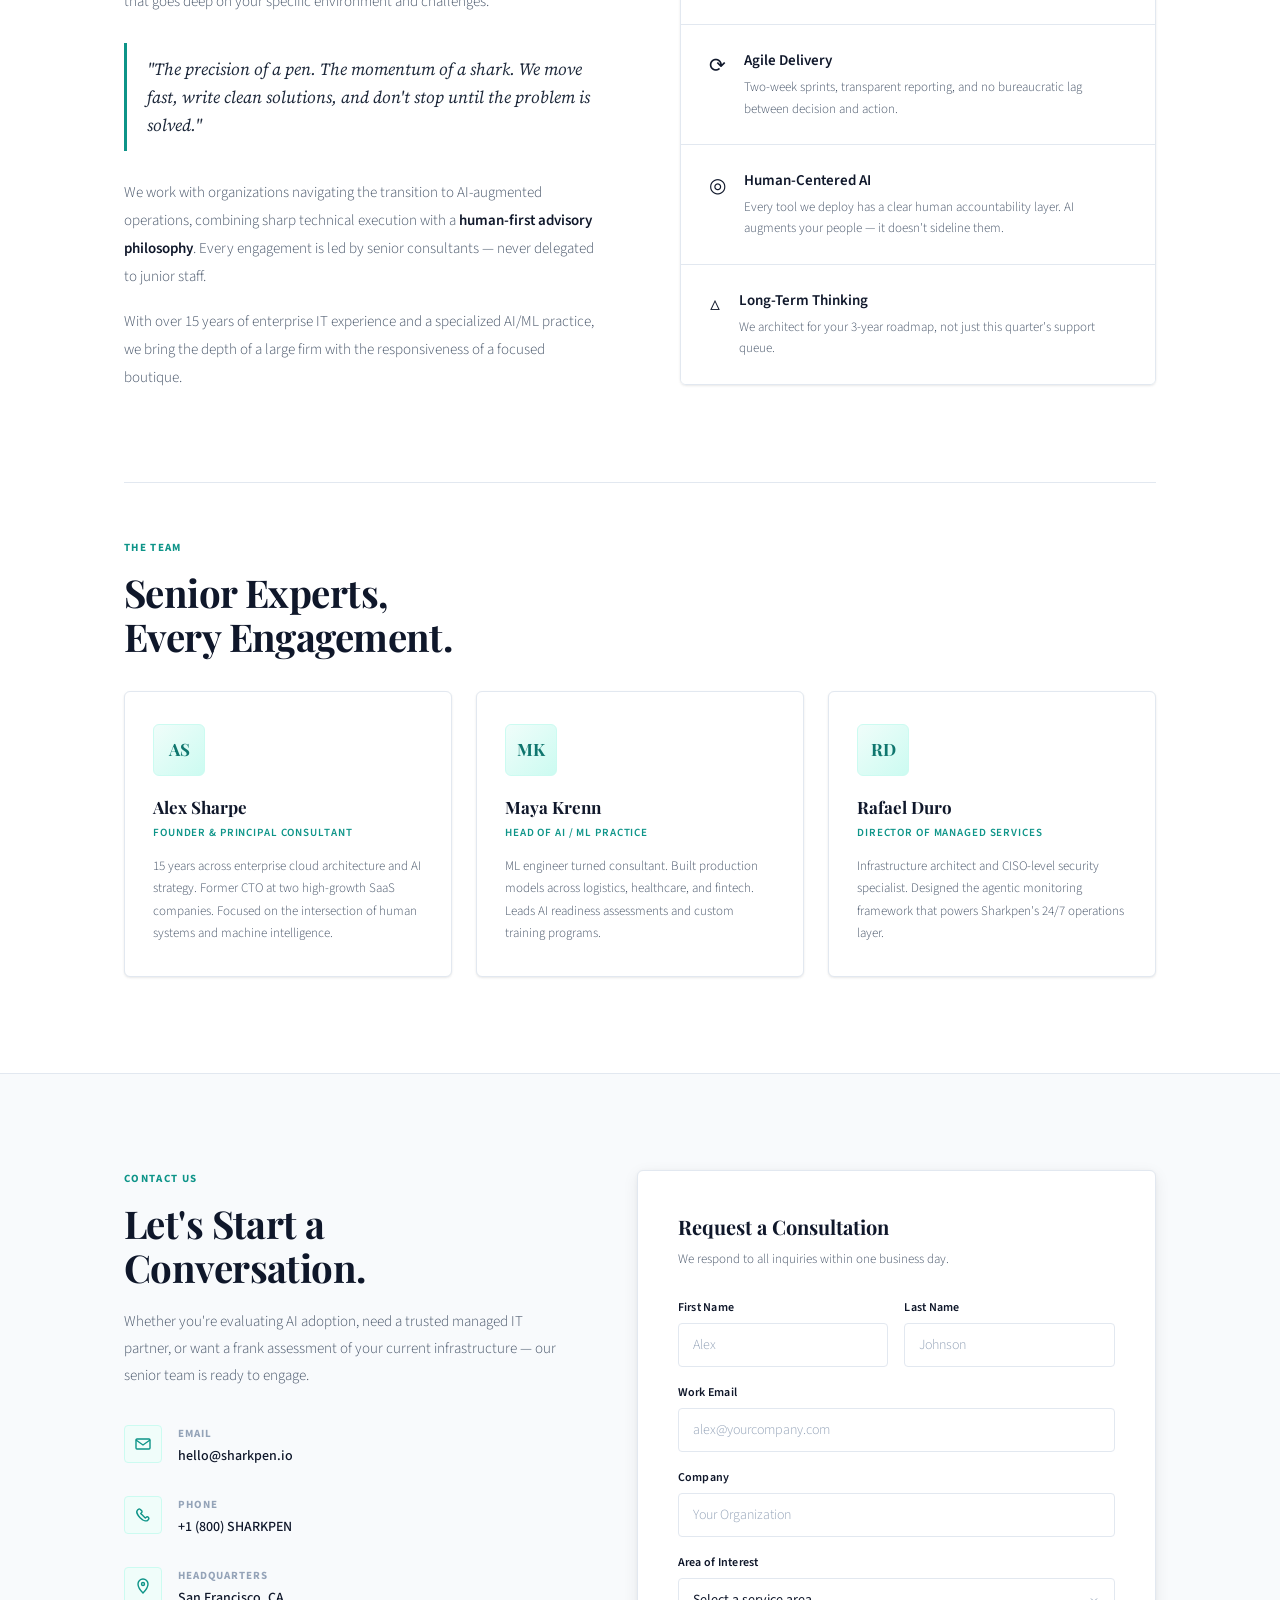
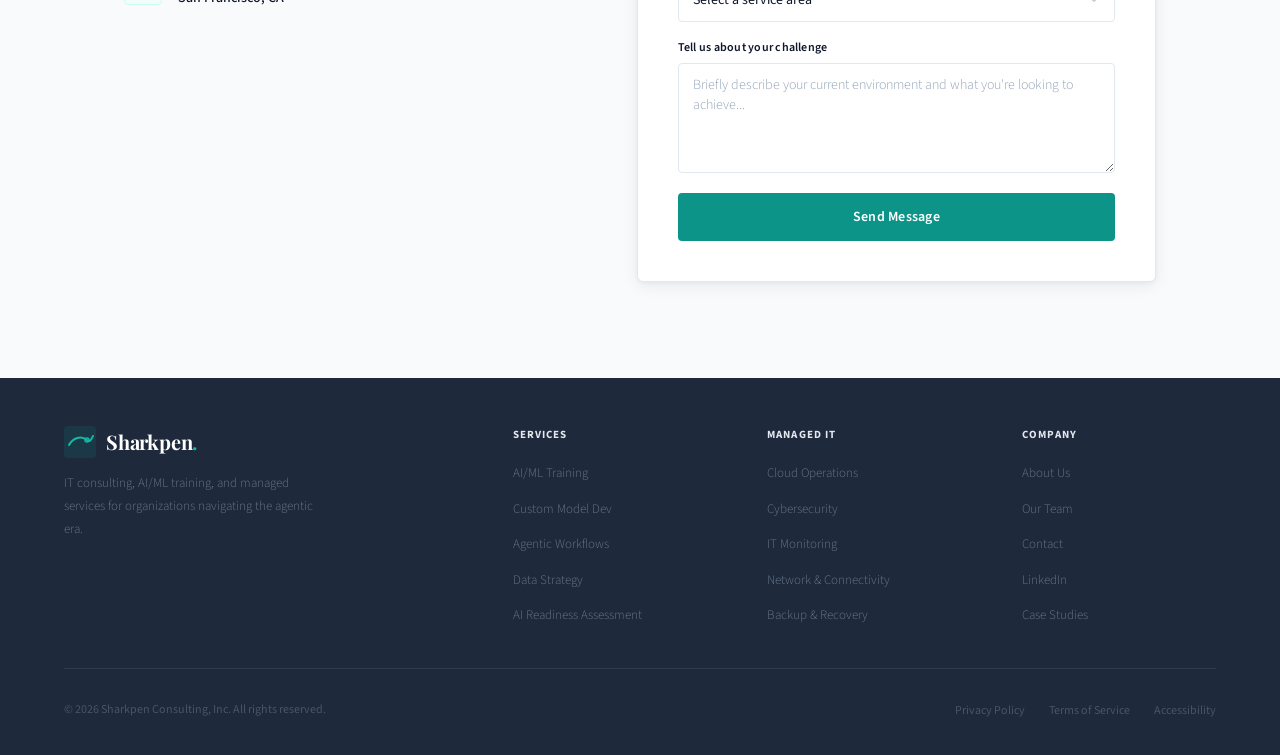
<file: sharkpen-arctic.html>
<!DOCTYPE html>
<html lang="en">
<head>
<meta charset="UTF-8">
<meta name="viewport" content="width=device-width, initial-scale=1.0">
<title>Sharkpen Consulting — IT Consulting & AI/ML Services</title>
<link rel="preconnect" href="https://fonts.googleapis.com">
<link href="https://fonts.googleapis.com/css2?family=Playfair+Display:wght@400;600;700&family=Source+Sans+3:wght@300;400;500;600&family=Source+Serif+4:ital,wght@0,400;1,400&display=swap" rel="stylesheet">
<style>
  :root {
    --white: #ffffff;
    --off-white: #f8fafc;
    --light: #f1f5f9;
    --border: #e2e8f0;
    --border-mid: #cbd5e1;
    --text: #0f172a;
    --text2: #475569;
    --text3: #94a3b8;
    --teal: #0d9488;
    --teal-dark: #0f766e;
    --teal-light: #14b8a6;
    --teal-pale: #f0fdfa;
    --teal-subtle: #ccfbf1;
    --charcoal: #1e293b;
    --shadow-sm: 0 1px 3px rgba(0,0,0,0.06), 0 1px 2px rgba(0,0,0,0.04);
    --shadow: 0 4px 16px rgba(0,0,0,0.07), 0 1px 4px rgba(0,0,0,0.04);
    --shadow-lg: 0 12px 40px rgba(0,0,0,0.09), 0 4px 12px rgba(0,0,0,0.05);
  }

  *, *::before, *::after { box-sizing: border-box; margin: 0; padding: 0; }
  html { scroll-behavior: smooth; }

  body {
    background: var(--white);
    color: var(--text);
    font-family: 'Source Sans 3', sans-serif;
    font-weight: 400;
    line-height: 1.6;
    overflow-x: hidden;
  }

  /* ── NAV ── */
  nav {
    position: fixed;
    top: 0; left: 0; right: 0;
    z-index: 100;
    background: rgba(255,255,255,0.97);
    backdrop-filter: blur(8px);
    border-bottom: 1px solid var(--border);
    height: 70px;
    display: flex;
    align-items: center;
    justify-content: space-between;
    padding: 0 64px;
  }

  .logo {
    display: flex;
    align-items: center;
    gap: 10px;
    text-decoration: none;
  }

  .logo-icon {
    width: 32px;
    height: 32px;
  }

  .logo-name {
    font-family: 'Playfair Display', serif;
    font-weight: 700;
    font-size: 20px;
    color: var(--text);
    letter-spacing: -0.01em;
  }

  .logo-name span { color: var(--teal); }

  .nav-links {
    display: flex;
    align-items: center;
    gap: 40px;
    list-style: none;
  }

  .nav-links a {
    font-size: 14px;
    font-weight: 500;
    color: var(--text2);
    text-decoration: none;
    transition: color 0.2s;
    letter-spacing: 0.01em;
  }

  .nav-links a:hover { color: var(--teal); }

  .nav-cta {
    font-size: 14px;
    font-weight: 600;
    color: var(--white);
    background: var(--teal);
    text-decoration: none;
    padding: 9px 22px;
    border-radius: 4px;
    transition: background 0.2s, box-shadow 0.2s;
    letter-spacing: 0.01em;
  }

  .nav-cta:hover {
    background: var(--teal-dark);
    box-shadow: 0 4px 12px rgba(13,148,136,0.3);
  }

  /* ── HERO ── */
  #hero {
    padding-top: 70px;
    background: var(--white);
    min-height: 620px;
    display: flex;
    align-items: center;
    border-bottom: 1px solid var(--border);
    position: relative;
    overflow: hidden;
  }

  #hero::after {
    content: '';
    position: absolute;
    right: 0; top: 0; bottom: 0;
    width: 42%;
    background: var(--off-white);
    border-left: 1px solid var(--border);
    z-index: 0;
  }

  .hero-inner {
    max-width: 1160px;
    margin: 0 auto;
    padding: 80px 64px;
    display: grid;
    grid-template-columns: 1fr 1fr;
    gap: 80px;
    align-items: center;
    position: relative;
    z-index: 1;
    width: 100%;
  }

  .hero-tag {
    display: inline-flex;
    align-items: center;
    gap: 8px;
    background: var(--teal-subtle);
    color: var(--teal-dark);
    font-size: 12px;
    font-weight: 600;
    letter-spacing: 0.08em;
    text-transform: uppercase;
    padding: 5px 12px;
    border-radius: 2px;
    margin-bottom: 24px;
  }

  .hero-tag::before {
    content: '';
    width: 6px; height: 6px;
    border-radius: 50%;
    background: var(--teal);
  }

  .hero-h1 {
    font-family: 'Playfair Display', serif;
    font-weight: 700;
    font-size: clamp(36px, 4.5vw, 58px);
    line-height: 1.1;
    letter-spacing: -0.02em;
    color: var(--text);
    margin-bottom: 24px;
  }

  .hero-h1 em {
    font-style: italic;
    color: var(--teal);
  }

  .hero-sub {
    font-size: 17px;
    line-height: 1.75;
    color: var(--text2);
    margin-bottom: 40px;
    font-weight: 300;
  }

  .hero-actions {
    display: flex;
    gap: 14px;
    align-items: center;
  }

  .btn-primary {
    font-size: 14px;
    font-weight: 600;
    color: var(--white);
    background: var(--teal);
    text-decoration: none;
    padding: 13px 28px;
    border-radius: 4px;
    transition: background 0.2s, box-shadow 0.2s;
    letter-spacing: 0.01em;
  }

  .btn-primary:hover {
    background: var(--teal-dark);
    box-shadow: 0 6px 16px rgba(13,148,136,0.28);
  }

  .btn-outline {
    font-size: 14px;
    font-weight: 600;
    color: var(--text);
    text-decoration: none;
    padding: 13px 28px;
    border-radius: 4px;
    border: 1.5px solid var(--border-mid);
    transition: all 0.2s;
    letter-spacing: 0.01em;
  }

  .btn-outline:hover {
    border-color: var(--teal);
    color: var(--teal);
  }

  /* Hero right panel */
  .hero-right {
    display: flex;
    flex-direction: column;
    gap: 16px;
  }

  .hero-stat-card {
    background: var(--white);
    border: 1px solid var(--border);
    border-radius: 6px;
    padding: 24px 28px;
    box-shadow: var(--shadow-sm);
    display: flex;
    align-items: center;
    gap: 20px;
    opacity: 0;
    animation: slideIn 0.6s forwards;
  }

  .hero-stat-card:nth-child(1) { animation-delay: 0.3s; }
  .hero-stat-card:nth-child(2) { animation-delay: 0.5s; }
  .hero-stat-card:nth-child(3) { animation-delay: 0.7s; }

  .stat-icon {
    width: 44px;
    height: 44px;
    background: var(--teal-pale);
    border-radius: 6px;
    display: flex;
    align-items: center;
    justify-content: center;
    flex-shrink: 0;
    color: var(--teal);
  }

  .stat-content .num {
    font-family: 'Playfair Display', serif;
    font-size: 26px;
    font-weight: 700;
    color: var(--text);
    line-height: 1;
    margin-bottom: 2px;
  }

  .stat-content .lbl {
    font-size: 13px;
    color: var(--text2);
  }

  /* ── LOGOS / TRUST BAR ── */
  .trust-bar {
    background: var(--off-white);
    border-bottom: 1px solid var(--border);
    padding: 20px 64px;
    display: flex;
    align-items: center;
    justify-content: center;
    gap: 0;
  }

  .trust-label {
    font-size: 11px;
    font-weight: 600;
    letter-spacing: 0.1em;
    text-transform: uppercase;
    color: var(--text3);
    margin-right: 40px;
    white-space: nowrap;
  }

  .trust-logos {
    display: flex;
    gap: 48px;
    align-items: center;
  }

  .trust-logo {
    font-family: 'Source Sans 3', sans-serif;
    font-size: 14px;
    font-weight: 600;
    color: var(--text3);
    letter-spacing: 0.04em;
    opacity: 0.7;
  }

  /* ── SECTION WRAPPER ── */
  .section-wrap {
    max-width: 1160px;
    margin: 0 auto;
    padding: 96px 64px;
  }

  .section-eyebrow {
    font-size: 11px;
    font-weight: 700;
    letter-spacing: 0.12em;
    text-transform: uppercase;
    color: var(--teal);
    margin-bottom: 14px;
  }

  .section-title {
    font-family: 'Playfair Display', serif;
    font-weight: 700;
    font-size: clamp(28px, 3vw, 42px);
    line-height: 1.15;
    letter-spacing: -0.015em;
    color: var(--text);
    margin-bottom: 18px;
  }

  .section-lead {
    font-size: 16px;
    line-height: 1.8;
    color: var(--text2);
    max-width: 580px;
    font-weight: 300;
  }

  .section-head {
    display: grid;
    grid-template-columns: 1fr 1fr;
    gap: 60px;
    align-items: end;
    margin-bottom: 60px;
  }

  /* ── AI/ML SECTION ── */
  #aiml { background: var(--white); border-top: 1px solid var(--border); }

  .services-grid {
    display: grid;
    grid-template-columns: repeat(3, 1fr);
    gap: 24px;
  }

  .service-card {
    background: var(--white);
    border: 1px solid var(--border);
    border-radius: 6px;
    padding: 36px 32px;
    transition: box-shadow 0.25s, border-color 0.25s, transform 0.25s;
    cursor: default;
  }

  .service-card:hover {
    box-shadow: var(--shadow);
    border-color: var(--teal-light);
    transform: translateY(-2px);
  }

  .card-icon-wrap {
    width: 48px;
    height: 48px;
    background: var(--teal-pale);
    border-radius: 6px;
    display: flex;
    align-items: center;
    justify-content: center;
    margin-bottom: 20px;
    color: var(--teal);
  }

  .card-number {
    font-size: 11px;
    font-weight: 600;
    letter-spacing: 0.1em;
    color: var(--text3);
    text-transform: uppercase;
    margin-bottom: 8px;
  }

  .card-title {
    font-family: 'Playfair Display', serif;
    font-size: 18px;
    font-weight: 700;
    color: var(--text);
    margin-bottom: 12px;
    line-height: 1.25;
  }

  .card-desc {
    font-size: 14px;
    line-height: 1.75;
    color: var(--text2);
    font-weight: 300;
  }

  .card-tags {
    display: flex;
    flex-wrap: wrap;
    gap: 6px;
    margin-top: 20px;
  }

  .tag {
    font-size: 11px;
    font-weight: 500;
    color: var(--teal-dark);
    background: var(--teal-pale);
    border: 1px solid var(--teal-subtle);
    padding: 3px 9px;
    border-radius: 2px;
    letter-spacing: 0.02em;
  }

  /* ── MANAGED IT ── */
  #managed {
    background: var(--off-white);
    border-top: 1px solid var(--border);
    border-bottom: 1px solid var(--border);
  }

  .managed-grid {
    display: grid;
    grid-template-columns: 1fr 1fr;
    gap: 60px;
    align-items: start;
  }

  .service-list {
    display: flex;
    flex-direction: column;
    gap: 0;
    border: 1px solid var(--border);
    border-radius: 6px;
    overflow: hidden;
    background: var(--white);
    box-shadow: var(--shadow-sm);
  }

  .service-row {
    display: flex;
    align-items: center;
    gap: 18px;
    padding: 20px 24px;
    border-bottom: 1px solid var(--border);
    transition: background 0.2s;
    cursor: default;
  }

  .service-row:last-child { border-bottom: none; }
  .service-row:hover { background: var(--teal-pale); }

  .service-row-icon {
    width: 36px;
    height: 36px;
    color: var(--teal);
    flex-shrink: 0;
  }

  .service-row-body { flex: 1; }

  .service-row-name {
    font-size: 14px;
    font-weight: 600;
    color: var(--text);
    margin-bottom: 2px;
  }

  .service-row-meta {
    font-size: 12px;
    color: var(--text2);
    line-height: 1.5;
    font-weight: 300;
  }

  .service-row-arrow {
    color: var(--text3);
    font-size: 16px;
    transition: color 0.2s, transform 0.2s;
  }

  .service-row:hover .service-row-arrow {
    color: var(--teal);
    transform: translateX(3px);
  }

  /* Highlight box */
  .highlight-box {
    background: var(--white);
    border: 1px solid var(--border);
    border-radius: 6px;
    padding: 40px 36px;
    box-shadow: var(--shadow);
  }

  .highlight-box .hl-tag {
    display: inline-flex;
    align-items: center;
    gap: 7px;
    font-size: 11px;
    font-weight: 700;
    letter-spacing: 0.1em;
    text-transform: uppercase;
    color: var(--teal);
    margin-bottom: 20px;
  }

  .live-dot {
    width: 7px;
    height: 7px;
    border-radius: 50%;
    background: var(--teal);
    animation: blink 2s infinite;
  }

  @keyframes blink {
    0%, 100% { opacity: 1; }
    50% { opacity: 0.3; }
  }

  .highlight-box h3 {
    font-family: 'Playfair Display', serif;
    font-size: 22px;
    font-weight: 700;
    color: var(--text);
    margin-bottom: 14px;
    line-height: 1.25;
  }

  .highlight-box p {
    font-size: 14px;
    line-height: 1.8;
    color: var(--text2);
    margin-bottom: 28px;
    font-weight: 300;
  }

  .check-list {
    display: flex;
    flex-direction: column;
    gap: 11px;
  }

  .check-item {
    display: flex;
    align-items: flex-start;
    gap: 11px;
    font-size: 14px;
    color: var(--text2);
    line-height: 1.5;
  }

  .check-item svg {
    color: var(--teal);
    flex-shrink: 0;
    margin-top: 1px;
  }

  /* ── ABOUT ── */
  #about { background: var(--white); border-top: 1px solid var(--border); }

  .about-grid {
    display: grid;
    grid-template-columns: 1fr 1fr;
    gap: 80px;
    align-items: start;
  }

  .about-body p {
    font-size: 15px;
    line-height: 1.85;
    color: var(--text2);
    margin-bottom: 18px;
    font-weight: 300;
  }

  .about-body p strong {
    font-weight: 600;
    color: var(--text);
  }

  .about-body blockquote {
    border-left: 3px solid var(--teal);
    padding: 12px 0 12px 20px;
    margin: 28px 0;
    font-family: 'Source Serif 4', serif;
    font-style: italic;
    font-size: 17px;
    color: var(--charcoal);
    line-height: 1.65;
  }

  .values-list {
    display: flex;
    flex-direction: column;
    gap: 0;
    border: 1px solid var(--border);
    border-radius: 6px;
    overflow: hidden;
    box-shadow: var(--shadow-sm);
  }

  .value-item {
    padding: 24px 28px;
    border-bottom: 1px solid var(--border);
    background: var(--white);
    display: flex;
    gap: 18px;
    align-items: flex-start;
    transition: background 0.2s;
  }

  .value-item:last-child { border-bottom: none; }
  .value-item:hover { background: var(--off-white); }

  .value-icon {
    font-size: 20px;
    margin-top: 1px;
    flex-shrink: 0;
  }

  .value-text .v-name {
    font-weight: 600;
    font-size: 15px;
    color: var(--text);
    margin-bottom: 4px;
  }

  .value-text .v-desc {
    font-size: 13px;
    color: var(--text2);
    line-height: 1.65;
    font-weight: 300;
  }

  /* TEAM */
  .team-section-head {
    margin-top: 72px;
    margin-bottom: 32px;
    padding-top: 56px;
    border-top: 1px solid var(--border);
  }

  .team-grid {
    display: grid;
    grid-template-columns: repeat(3, 1fr);
    gap: 24px;
  }

  .team-card {
    background: var(--white);
    border: 1px solid var(--border);
    border-radius: 6px;
    padding: 32px 28px;
    box-shadow: var(--shadow-sm);
    transition: box-shadow 0.2s, transform 0.2s;
  }

  .team-card:hover {
    box-shadow: var(--shadow);
    transform: translateY(-2px);
  }

  .team-avatar {
    width: 52px;
    height: 52px;
    border-radius: 6px;
    background: linear-gradient(135deg, var(--teal-pale), var(--teal-subtle));
    border: 1px solid var(--teal-subtle);
    display: flex;
    align-items: center;
    justify-content: center;
    font-family: 'Playfair Display', serif;
    font-size: 17px;
    font-weight: 700;
    color: var(--teal-dark);
    margin-bottom: 18px;
  }

  .team-name {
    font-family: 'Playfair Display', serif;
    font-size: 17px;
    font-weight: 700;
    color: var(--text);
    margin-bottom: 3px;
  }

  .team-role {
    font-size: 11px;
    font-weight: 600;
    letter-spacing: 0.08em;
    text-transform: uppercase;
    color: var(--teal);
    margin-bottom: 14px;
  }

  .team-bio {
    font-size: 13px;
    line-height: 1.7;
    color: var(--text2);
    font-weight: 300;
  }

  /* ── CONTACT ── */
  #contact {
    background: var(--off-white);
    border-top: 1px solid var(--border);
  }

  .contact-grid {
    display: grid;
    grid-template-columns: 1fr 1.2fr;
    gap: 80px;
    align-items: start;
  }

  .contact-details {
    display: flex;
    flex-direction: column;
    gap: 28px;
    margin-top: 36px;
  }

  .contact-row {
    display: flex;
    gap: 16px;
    align-items: flex-start;
  }

  .contact-row-icon {
    width: 38px;
    height: 38px;
    background: var(--teal-pale);
    border: 1px solid var(--teal-subtle);
    border-radius: 4px;
    display: flex;
    align-items: center;
    justify-content: center;
    color: var(--teal);
    flex-shrink: 0;
  }

  .contact-row-label {
    font-size: 11px;
    font-weight: 700;
    letter-spacing: 0.08em;
    text-transform: uppercase;
    color: var(--text3);
    margin-bottom: 3px;
  }

  .contact-row-val {
    font-size: 14px;
    color: var(--text);
    font-weight: 500;
  }

  /* FORM */
  .contact-form-wrap {
    background: var(--white);
    border: 1px solid var(--border);
    border-radius: 6px;
    padding: 40px;
    box-shadow: var(--shadow);
  }

  .form-title {
    font-family: 'Playfair Display', serif;
    font-size: 20px;
    font-weight: 700;
    color: var(--text);
    margin-bottom: 6px;
  }

  .form-subtitle {
    font-size: 13px;
    color: var(--text2);
    margin-bottom: 28px;
    font-weight: 300;
  }

  .form-row {
    display: grid;
    grid-template-columns: 1fr 1fr;
    gap: 16px;
  }

  .form-group {
    display: flex;
    flex-direction: column;
    gap: 6px;
    margin-bottom: 16px;
  }

  .form-group label {
    font-size: 12px;
    font-weight: 600;
    color: var(--text);
    letter-spacing: 0.02em;
  }

  .form-group input,
  .form-group select,
  .form-group textarea {
    background: var(--white);
    border: 1.5px solid var(--border);
    color: var(--text);
    font-family: 'Source Sans 3', sans-serif;
    font-size: 14px;
    padding: 11px 14px;
    border-radius: 4px;
    outline: none;
    transition: border-color 0.2s, box-shadow 0.2s;
    -webkit-appearance: none;
  }

  .form-group select {
    background-image: url("data:image/svg+xml,%3Csvg xmlns='http://www.w3.org/2000/svg' width='12' height='12' viewBox='0 0 24 24' fill='none' stroke='%2394a3b8' stroke-width='2'%3E%3Cpath d='M6 9l6 6 6-6'/%3E%3C/svg%3E");
    background-repeat: no-repeat;
    background-position: right 14px center;
    cursor: pointer;
  }

  .form-group select option { background: var(--white); }

  .form-group textarea {
    resize: vertical;
    min-height: 110px;
    font-weight: 300;
  }

  .form-group input:focus,
  .form-group select:focus,
  .form-group textarea:focus {
    border-color: var(--teal);
    box-shadow: 0 0 0 3px rgba(13,148,136,0.1);
  }

  .form-group input::placeholder,
  .form-group textarea::placeholder {
    color: var(--text3);
    font-weight: 300;
  }

  .submit-btn {
    width: 100%;
    font-family: 'Source Sans 3', sans-serif;
    font-size: 14px;
    font-weight: 600;
    color: var(--white);
    background: var(--teal);
    border: none;
    padding: 14px;
    border-radius: 4px;
    cursor: pointer;
    transition: background 0.2s, box-shadow 0.2s;
    letter-spacing: 0.02em;
    margin-top: 4px;
  }

  .submit-btn:hover {
    background: var(--teal-dark);
    box-shadow: 0 4px 14px rgba(13,148,136,0.3);
  }

  /* ── FOOTER ── */
  footer {
    background: var(--charcoal);
    color: #94a3b8;
    padding: 48px 64px 32px;
  }

  .footer-top {
    display: grid;
    grid-template-columns: 2fr 1fr 1fr 1fr;
    gap: 60px;
    padding-bottom: 40px;
    border-bottom: 1px solid rgba(255,255,255,0.08);
  }

  .footer-brand .logo-name { color: #fff; }

  .footer-desc {
    font-size: 13px;
    line-height: 1.75;
    color: #64748b;
    margin-top: 14px;
    max-width: 260px;
    font-weight: 300;
  }

  .footer-col-title {
    font-size: 11px;
    font-weight: 700;
    letter-spacing: 0.1em;
    text-transform: uppercase;
    color: #e2e8f0;
    margin-bottom: 16px;
  }

  .footer-links {
    list-style: none;
    display: flex;
    flex-direction: column;
    gap: 10px;
  }

  .footer-links a {
    font-size: 13px;
    color: #64748b;
    text-decoration: none;
    transition: color 0.2s;
    font-weight: 300;
  }

  .footer-links a:hover { color: var(--teal-light); }

  .footer-bottom {
    display: flex;
    align-items: center;
    justify-content: space-between;
    padding-top: 28px;
  }

  .footer-copy {
    font-size: 12px;
    color: #475569;
  }

  .footer-legal {
    display: flex;
    gap: 24px;
    list-style: none;
  }

  .footer-legal a {
    font-size: 12px;
    color: #475569;
    text-decoration: none;
    transition: color 0.2s;
  }

  .footer-legal a:hover { color: var(--teal-light); }

  /* ── DIVIDERS ── */
  hr.section-rule {
    border: none;
    border-top: 1px solid var(--border);
    margin: 0;
  }

  /* ── ANIMATIONS ── */
  @keyframes fadeUp {
    from { opacity: 0; transform: translateY(18px); }
    to { opacity: 1; transform: translateY(0); }
  }

  @keyframes slideIn {
    from { opacity: 0; transform: translateX(16px); }
    to { opacity: 1; transform: translateX(0); }
  }

  .hero-left > * {
    opacity: 0;
    animation: fadeUp 0.7s forwards;
  }

  .hero-left .hero-tag   { animation-delay: 0.1s; }
  .hero-left .hero-h1    { animation-delay: 0.25s; }
  .hero-left .hero-sub   { animation-delay: 0.4s; }
  .hero-left .hero-actions { animation-delay: 0.55s; }

  .reveal {
    opacity: 0;
    transform: translateY(20px);
    transition: opacity 0.65s, transform 0.65s;
  }

  .reveal.visible {
    opacity: 1;
    transform: translateY(0);
  }

  /* ── RESPONSIVE ── */
  @media (max-width: 960px) {
    nav { padding: 0 24px; }
    .nav-links { display: none; }
    .hero-inner { grid-template-columns: 1fr; padding: 60px 24px; }
    #hero::after { display: none; }
    .hero-right { display: none; }
    .section-wrap { padding: 64px 24px; }
    .section-head { grid-template-columns: 1fr; gap: 16px; }
    .services-grid { grid-template-columns: 1fr; }
    .managed-grid { grid-template-columns: 1fr; }
    .about-grid { grid-template-columns: 1fr; gap: 48px; }
    .team-grid { grid-template-columns: 1fr; }
    .contact-grid { grid-template-columns: 1fr; }
    .form-row { grid-template-columns: 1fr; }
    .footer-top { grid-template-columns: 1fr 1fr; gap: 36px; }
    .trust-bar { padding: 16px 24px; flex-wrap: wrap; gap: 12px; }
    footer { padding: 40px 24px 24px; }
    .footer-bottom { flex-direction: column; gap: 12px; }
  }
</style>
</head>
<body>

<!-- NAV -->
<nav>
  <a href="#hero" class="logo">
    <svg class="logo-icon" viewBox="0 0 32 32" fill="none">
      <rect width="32" height="32" rx="4" fill="#f0fdfa"/>
      <path d="M5 19 C9 12, 17 9, 23 14 C26 16.5, 27 14, 29 10" stroke="#0d9488" stroke-width="2" stroke-linecap="round" fill="none"/>
      <path d="M29 10 L27.5 13.5 L30.5 13" stroke="#0d9488" stroke-width="1.5" stroke-linejoin="round"/>
      <circle cx="23" cy="14" r="2" fill="none" stroke="#0d9488" stroke-width="1.5"/>
    </svg>
    <span class="logo-name">Sharkpen<span>.</span></span>
  </a>
  <ul class="nav-links">
    <li><a href="#aiml">AI/ML Services</a></li>
    <li><a href="#managed">Managed IT</a></li>
    <li><a href="#about">About</a></li>
    <li><a href="#contact">Contact</a></li>
  </ul>
  <a href="#contact" class="nav-cta">Get in Touch</a>
</nav>

<!-- HERO -->
<section id="hero">
  <div class="hero-inner">
    <div class="hero-left">
      <div class="hero-tag">Agentic IT Consulting</div>
      <h1 class="hero-h1">Technology That Works <em>With</em> Your People.</h1>
      <p class="hero-sub">Sharkpen Consulting delivers AI/ML training, managed IT, and strategic technology advisory — built for organizations that want intelligent systems and human accountability.</p>
      <div class="hero-actions">
        <a href="#aiml" class="btn-primary">Explore Our Services</a>
        <a href="#contact" class="btn-outline">Talk to an Expert</a>
      </div>
    </div>
    <div class="hero-right">
      <div class="hero-stat-card">
        <div class="stat-icon">
          <svg width="22" height="22" viewBox="0 0 24 24" fill="none" stroke="currentColor" stroke-width="1.8">
            <path d="M17 21v-2a4 4 0 0 0-4-4H5a4 4 0 0 0-4 4v2"/>
            <circle cx="9" cy="7" r="4"/>
            <path d="M23 21v-2a4 4 0 0 0-3-3.87M16 3.13a4 4 0 0 1 0 7.75"/>
          </svg>
        </div>
        <div class="stat-content">
          <div class="num">200+</div>
          <div class="lbl">Enterprise Clients Served</div>
        </div>
      </div>
      <div class="hero-stat-card">
        <div class="stat-icon">
          <svg width="22" height="22" viewBox="0 0 24 24" fill="none" stroke="currentColor" stroke-width="1.8">
            <polyline points="22 12 18 12 15 21 9 3 6 12 2 12"/>
          </svg>
        </div>
        <div class="stat-content">
          <div class="num">99.9%</div>
          <div class="lbl">Uptime SLA Guaranteed</div>
        </div>
      </div>
      <div class="hero-stat-card">
        <div class="stat-icon">
          <svg width="22" height="22" viewBox="0 0 24 24" fill="none" stroke="currentColor" stroke-width="1.8">
            <circle cx="12" cy="12" r="10"/>
            <polyline points="12 6 12 12 16 14"/>
          </svg>
        </div>
        <div class="stat-content">
          <div class="num">24 / 7</div>
          <div class="lbl">Agentic Monitoring & Support</div>
        </div>
      </div>
    </div>
  </div>
</section>

<!-- TRUST BAR -->
<div class="trust-bar">
  <span class="trust-label">Trusted by teams at</span>
  <div class="trust-logos">
    <span class="trust-logo">Fortis Health</span>
    <span class="trust-logo">Meridian Capital</span>
    <span class="trust-logo">Lodestar Logistics</span>
    <span class="trust-logo">Beacon Analytics</span>
    <span class="trust-logo">Vantage Systems</span>
  </div>
</div>

<!-- AI/ML SECTION -->
<section id="aiml">
  <div class="section-wrap">
    <div class="section-head reveal">
      <div>
        <div class="section-eyebrow">AI / ML Training & Advisory</div>
        <h2 class="section-title">Build a Smarter,<br>More Capable Organization.</h2>
      </div>
      <p class="section-lead">From executive briefings to custom model deployment, we deliver AI/ML programs with practical, measurable results across every level of your organization.</p>
    </div>

    <div class="services-grid reveal">
      <div class="service-card">
        <div class="card-number">01</div>
        <div class="card-icon-wrap">
          <svg width="22" height="22" viewBox="0 0 24 24" fill="none" stroke="currentColor" stroke-width="1.8">
            <rect x="3" y="3" width="7" height="7"/><rect x="14" y="3" width="7" height="7"/>
            <rect x="3" y="14" width="7" height="7"/><rect x="14" y="14" width="7" height="7"/>
          </svg>
        </div>
        <div class="card-title">Enterprise AI Foundations</div>
        <p class="card-desc">Structured training that brings your entire organization up to speed on AI fundamentals, responsible use, and practical prompt engineering.</p>
        <div class="card-tags"><span class="tag">LLMs</span><span class="tag">Prompt Engineering</span><span class="tag">AI Ethics</span></div>
      </div>

      <div class="service-card">
        <div class="card-number">02</div>
        <div class="card-icon-wrap">
          <svg width="22" height="22" viewBox="0 0 24 24" fill="none" stroke="currentColor" stroke-width="1.8">
            <circle cx="12" cy="12" r="3"/><circle cx="12" cy="12" r="8" opacity="0.5"/>
            <line x1="12" y1="2" x2="12" y2="5"/><line x1="12" y1="19" x2="12" y2="22"/>
            <line x1="2" y1="12" x2="5" y2="12"/><line x1="19" y1="12" x2="22" y2="12"/>
          </svg>
        </div>
        <div class="card-title">Custom Model Development</div>
        <p class="card-desc">End-to-end ML pipeline design — from data strategy and model selection to fine-tuning, evaluation, and production deployment.</p>
        <div class="card-tags"><span class="tag">Fine-tuning</span><span class="tag">MLOps</span><span class="tag">RAG</span></div>
      </div>

      <div class="service-card">
        <div class="card-number">03</div>
        <div class="card-icon-wrap">
          <svg width="22" height="22" viewBox="0 0 24 24" fill="none" stroke="currentColor" stroke-width="1.8">
            <path d="M12 2L2 7l10 5 10-5-10-5z"/><path d="M2 17l10 5 10-5"/><path d="M2 12l10 5 10-5"/>
          </svg>
        </div>
        <div class="card-title">Agentic Workflow Design</div>
        <p class="card-desc">Architect multi-agent systems that automate complex workflows, integrate with existing tools, and measurably amplify your team's output.</p>
        <div class="card-tags"><span class="tag">AI Agents</span><span class="tag">Automation</span><span class="tag">Orchestration</span></div>
      </div>

      <div class="service-card">
        <div class="card-number">04</div>
        <div class="card-icon-wrap">
          <svg width="22" height="22" viewBox="0 0 24 24" fill="none" stroke="currentColor" stroke-width="1.8">
            <rect x="2" y="8" width="20" height="13" rx="1"/><line x1="2" y1="13" x2="22" y2="13"/>
            <line x1="8" y1="8" x2="8" y2="21"/>
          </svg>
        </div>
        <div class="card-title">Data Strategy & Analytics</div>
        <p class="card-desc">Transform raw organizational data into AI-ready assets. We design pipelines, governance frameworks, and analytic systems that drive real insight.</p>
        <div class="card-tags"><span class="tag">Data Engineering</span><span class="tag">Governance</span><span class="tag">Pipelines</span></div>
      </div>

      <div class="service-card">
        <div class="card-number">05</div>
        <div class="card-icon-wrap">
          <svg width="22" height="22" viewBox="0 0 24 24" fill="none" stroke="currentColor" stroke-width="1.8">
            <polyline points="22 12 18 12 15 21 9 3 6 12 2 12"/>
          </svg>
        </div>
        <div class="card-title">AI Readiness Assessment</div>
        <p class="card-desc">A structured diagnostic of your AI maturity — identifying gaps, quick wins, and a clear prioritized roadmap for responsible adoption.</p>
        <div class="card-tags"><span class="tag">Audit</span><span class="tag">Roadmap</span><span class="tag">ROI Modeling</span></div>
      </div>

      <div class="service-card">
        <div class="card-number">06</div>
        <div class="card-icon-wrap">
          <svg width="22" height="22" viewBox="0 0 24 24" fill="none" stroke="currentColor" stroke-width="1.8">
            <path d="M17 21v-2a4 4 0 0 0-4-4H5a4 4 0 0 0-4 4v2"/>
            <circle cx="9" cy="7" r="4"/>
            <line x1="19" y1="8" x2="23" y2="12"/><line x1="23" y1="8" x2="19" y2="12"/>
          </svg>
        </div>
        <div class="card-title">Human-Centered AI Training</div>
        <p class="card-desc">Role-specific workshops for executives, analysts, and developers — building practical AI fluency at every level of your organization.</p>
        <div class="card-tags"><span class="tag">Workshops</span><span class="tag">Change Mgmt</span><span class="tag">Upskilling</span></div>
      </div>
    </div>
  </div>
</section>

<hr class="section-rule">

<!-- MANAGED IT -->
<section id="managed">
  <div class="section-wrap">
    <div class="section-head reveal">
      <div>
        <div class="section-eyebrow">Managed IT Products & Services</div>
        <h2 class="section-title">Proactive Infrastructure<br>You Can Rely On.</h2>
      </div>
      <p class="section-lead">Our managed services are powered by an agentic monitoring layer that doesn't just alert — it analyzes, decides, and resolves. Your team focuses on strategy; we handle the systems.</p>
    </div>

    <div class="managed-grid reveal">
      <div class="service-list">
        <div class="service-row">
          <svg class="service-row-icon" viewBox="0 0 40 40" fill="none">
            <rect x="6" y="10" width="28" height="18" rx="1" stroke="currentColor" stroke-width="1.5"/>
            <line x1="6" y1="16" x2="34" y2="16" stroke="currentColor" stroke-width="1"/>
            <circle cx="10" cy="13" r="1" fill="currentColor"/>
            <circle cx="14" cy="13" r="1" fill="currentColor"/>
            <line x1="20" y1="28" x2="20" y2="33" stroke="currentColor" stroke-width="1.5"/>
            <line x1="14" y1="33" x2="26" y2="33" stroke="currentColor" stroke-width="1.5"/>
          </svg>
          <div class="service-row-body">
            <div class="service-row-name">Managed Cloud Operations</div>
            <div class="service-row-meta">AWS, Azure & GCP management, cost optimization, and auto-scaling</div>
          </div>
          <span class="service-row-arrow">→</span>
        </div>

        <div class="service-row">
          <svg class="service-row-icon" viewBox="0 0 40 40" fill="none">
            <path d="M20 8 L34 16 L34 28 L20 36 L6 28 L6 16 Z" stroke="currentColor" stroke-width="1.5"/>
            <path d="M20 14 L28 18.5 L28 25.5 L20 30 L12 25.5 L12 18.5 Z" stroke="currentColor" stroke-width="1" opacity="0.5"/>
            <circle cx="20" cy="22" r="3" fill="currentColor" opacity="0.7"/>
          </svg>
          <div class="service-row-body">
            <div class="service-row-name">Cybersecurity & Compliance</div>
            <div class="service-row-meta">24/7 SOC, threat detection, SIEM, and regulatory compliance reporting</div>
          </div>
          <span class="service-row-arrow">→</span>
        </div>

        <div class="service-row">
          <svg class="service-row-icon" viewBox="0 0 40 40" fill="none">
            <rect x="6" y="18" width="10" height="14" rx="1" stroke="currentColor" stroke-width="1.5"/>
            <rect x="15" y="12" width="10" height="20" rx="1" stroke="currentColor" stroke-width="1.5"/>
            <rect x="24" y="8" width="10" height="24" rx="1" stroke="currentColor" stroke-width="1.5"/>
          </svg>
          <div class="service-row-body">
            <div class="service-row-name">Agentic IT Monitoring</div>
            <div class="service-row-meta">AI-driven observability, automated remediation, and predictive alerting</div>
          </div>
          <span class="service-row-arrow">→</span>
        </div>

        <div class="service-row">
          <svg class="service-row-icon" viewBox="0 0 40 40" fill="none">
            <circle cx="20" cy="20" r="12" stroke="currentColor" stroke-width="1.5"/>
            <circle cx="20" cy="20" r="5" stroke="currentColor" stroke-width="1.5"/>
            <line x1="20" y1="8" x2="20" y2="15" stroke="currentColor" stroke-width="1.5"/>
            <line x1="20" y1="25" x2="20" y2="32" stroke="currentColor" stroke-width="1.5"/>
            <line x1="8" y1="20" x2="15" y2="20" stroke="currentColor" stroke-width="1.5"/>
            <line x1="25" y1="20" x2="32" y2="20" stroke="currentColor" stroke-width="1.5"/>
          </svg>
          <div class="service-row-body">
            <div class="service-row-name">Network & Connectivity</div>
            <div class="service-row-meta">SD-WAN, zero-trust networking, MPLS, and bandwidth management</div>
          </div>
          <span class="service-row-arrow">→</span>
        </div>

        <div class="service-row">
          <svg class="service-row-icon" viewBox="0 0 40 40" fill="none">
            <rect x="8" y="8" width="24" height="16" rx="1" stroke="currentColor" stroke-width="1.5"/>
            <line x1="14" y1="28" x2="26" y2="28" stroke="currentColor" stroke-width="2"/>
            <line x1="20" y1="24" x2="20" y2="28" stroke="currentColor" stroke-width="1.5"/>
          </svg>
          <div class="service-row-body">
            <div class="service-row-name">End-User Computing</div>
            <div class="service-row-meta">Device management, MDM/MAM, help desk, and productivity suite support</div>
          </div>
          <span class="service-row-arrow">→</span>
        </div>

        <div class="service-row">
          <svg class="service-row-icon" viewBox="0 0 40 40" fill="none">
            <path d="M10 30 C10 22 14 16 20 14 C26 16 30 22 30 30" stroke="currentColor" stroke-width="1.5" stroke-linecap="round"/>
            <line x1="20" y1="8" x2="20" y2="14" stroke="currentColor" stroke-width="1.5"/>
          </svg>
          <div class="service-row-body">
            <div class="service-row-name">Backup & Disaster Recovery</div>
            <div class="service-row-meta">Geo-redundant backups, RTO/RPO optimization, and automated failover</div>
          </div>
          <span class="service-row-arrow">→</span>
        </div>
      </div>

      <div class="highlight-box">
        <div class="hl-tag">
          <span class="live-dot"></span>
          Agentic Operations Layer
        </div>
        <h3>Your IT, running on intelligent autopilot.</h3>
        <p>Our managed services include a proprietary agentic monitoring layer that resolves routine incidents automatically, before they ever reach your team — with full human oversight built in.</p>
        <div class="check-list">
          <div class="check-item">
            <svg width="16" height="16" viewBox="0 0 16 16" fill="none">
              <circle cx="8" cy="8" r="7" stroke="currentColor" stroke-width="1.2"/>
              <path d="M5 8.5l2 2 4-4" stroke="currentColor" stroke-width="1.4" stroke-linecap="round"/>
            </svg>
            Self-healing infrastructure with automated remediation
          </div>
          <div class="check-item">
            <svg width="16" height="16" viewBox="0 0 16 16" fill="none">
              <circle cx="8" cy="8" r="7" stroke="currentColor" stroke-width="1.2"/>
              <path d="M5 8.5l2 2 4-4" stroke="currentColor" stroke-width="1.4" stroke-linecap="round"/>
            </svg>
            Predictive anomaly detection before issues escalate
          </div>
          <div class="check-item">
            <svg width="16" height="16" viewBox="0 0 16 16" fill="none">
              <circle cx="8" cy="8" r="7" stroke="currentColor" stroke-width="1.2"/>
              <path d="M5 8.5l2 2 4-4" stroke="currentColor" stroke-width="1.4" stroke-linecap="round"/>
            </svg>
            Natural language dashboards for every stakeholder level
          </div>
          <div class="check-item">
            <svg width="16" height="16" viewBox="0 0 16 16" fill="none">
              <circle cx="8" cy="8" r="7" stroke="currentColor" stroke-width="1.2"/>
              <path d="M5 8.5l2 2 4-4" stroke="currentColor" stroke-width="1.4" stroke-linecap="round"/>
            </svg>
            Human escalation paths that preserve full incident context
          </div>
          <div class="check-item">
            <svg width="16" height="16" viewBox="0 0 16 16" fill="none">
              <circle cx="8" cy="8" r="7" stroke="currentColor" stroke-width="1.2"/>
              <path d="M5 8.5l2 2 4-4" stroke="currentColor" stroke-width="1.4" stroke-linecap="round"/>
            </svg>
            Continuous compliance monitoring and full audit trails
          </div>
          <div class="check-item">
            <svg width="16" height="16" viewBox="0 0 16 16" fill="none">
              <circle cx="8" cy="8" r="7" stroke="currentColor" stroke-width="1.2"/>
              <path d="M5 8.5l2 2 4-4" stroke="currentColor" stroke-width="1.4" stroke-linecap="round"/>
            </svg>
            99.9% uptime SLA backed by transparent monthly reporting
          </div>
        </div>
      </div>
    </div>
  </div>
</section>

<!-- ABOUT -->
<section id="about">
  <div class="section-wrap">
    <div class="section-head reveal">
      <div>
        <div class="section-eyebrow">About Sharkpen</div>
        <h2 class="section-title">Precision. Speed.<br>Partnership.</h2>
      </div>
    </div>

    <div class="about-grid reveal">
      <div class="about-body">
        <p>Sharkpen Consulting was founded on a simple conviction: <strong>technology should amplify human judgment, not replace it.</strong> In a market saturated with generic IT vendors, we operate differently — as a focused, senior-led technical partner that goes deep on your specific environment and challenges.</p>
        <blockquote>"The precision of a pen. The momentum of a shark. We move fast, write clean solutions, and don't stop until the problem is solved."</blockquote>
        <p>We work with organizations navigating the transition to AI-augmented operations, combining sharp technical execution with a <strong>human-first advisory philosophy</strong>. Every engagement is led by senior consultants — never delegated to junior staff.</p>
        <p>With over 15 years of enterprise IT experience and a specialized AI/ML practice, we bring the depth of a large firm with the responsiveness of a focused boutique.</p>
      </div>

      <div class="values-list">
        <div class="value-item">
          <span class="value-icon">◈</span>
          <div class="value-text">
            <div class="v-name">Technical Depth</div>
            <div class="v-desc">We go beyond surface-level recommendations — every solution is engineered to your specific stack and environment.</div>
          </div>
        </div>
        <div class="value-item">
          <span class="value-icon">⟳</span>
          <div class="value-text">
            <div class="v-name">Agile Delivery</div>
            <div class="v-desc">Two-week sprints, transparent reporting, and no bureaucratic lag between decision and action.</div>
          </div>
        </div>
        <div class="value-item">
          <span class="value-icon">◎</span>
          <div class="value-text">
            <div class="v-name">Human-Centered AI</div>
            <div class="v-desc">Every tool we deploy has a clear human accountability layer. AI augments your people — it doesn't sideline them.</div>
          </div>
        </div>
        <div class="value-item">
          <span class="value-icon">△</span>
          <div class="value-text">
            <div class="v-name">Long-Term Thinking</div>
            <div class="v-desc">We architect for your 3-year roadmap, not just this quarter's support queue.</div>
          </div>
        </div>
      </div>
    </div>

    <!-- TEAM -->
    <div class="team-section-head reveal">
      <div class="section-eyebrow">The Team</div>
      <h2 class="section-title">Senior Experts,<br>Every Engagement.</h2>
    </div>

    <div class="team-grid reveal">
      <div class="team-card">
        <div class="team-avatar">AS</div>
        <div class="team-name">Alex Sharpe</div>
        <div class="team-role">Founder & Principal Consultant</div>
        <p class="team-bio">15 years across enterprise cloud architecture and AI strategy. Former CTO at two high-growth SaaS companies. Focused on the intersection of human systems and machine intelligence.</p>
      </div>
      <div class="team-card">
        <div class="team-avatar">MK</div>
        <div class="team-name">Maya Krenn</div>
        <div class="team-role">Head of AI / ML Practice</div>
        <p class="team-bio">ML engineer turned consultant. Built production models across logistics, healthcare, and fintech. Leads AI readiness assessments and custom training programs.</p>
      </div>
      <div class="team-card">
        <div class="team-avatar">RD</div>
        <div class="team-name">Rafael Duro</div>
        <div class="team-role">Director of Managed Services</div>
        <p class="team-bio">Infrastructure architect and CISO-level security specialist. Designed the agentic monitoring framework that powers Sharkpen's 24/7 operations layer.</p>
      </div>
    </div>
  </div>
</section>

<!-- CONTACT -->
<section id="contact">
  <div class="section-wrap">
    <div class="contact-grid">
      <div class="reveal">
        <div class="section-eyebrow">Contact Us</div>
        <h2 class="section-title">Let's Start a Conversation.</h2>
        <p style="font-size:15px;line-height:1.8;color:var(--text2);margin-top:16px;font-weight:300;">Whether you're evaluating AI adoption, need a trusted managed IT partner, or want a frank assessment of your current infrastructure — our senior team is ready to engage.</p>
        <div class="contact-details">
          <div class="contact-row">
            <div class="contact-row-icon">
              <svg width="16" height="16" viewBox="0 0 16 16" fill="none" stroke="currentColor" stroke-width="1.4">
                <rect x="1" y="3" width="14" height="10" rx="1"/><path d="M1 4l7 5 7-5"/>
              </svg>
            </div>
            <div>
              <div class="contact-row-label">Email</div>
              <div class="contact-row-val">hello@sharkpen.io</div>
            </div>
          </div>
          <div class="contact-row">
            <div class="contact-row-icon">
              <svg width="16" height="16" viewBox="0 0 16 16" fill="none" stroke="currentColor" stroke-width="1.4">
                <path d="M13.3 10.2c-.7-.7-1.4-.7-2.1 0l-.8.8c-.1.1-1.6-1.4-2.4-2.2C7.2 8 5.7 6.6 5.7 6.5l.8-.8c.7-.7.7-1.4 0-2.1L5.3 2.4C4.6 1.7 3.9 1.7 3.2 2.4l-.6.6c-1.5 1.5-.5 4.7 2.5 7.7s6.2 4 7.7 2.5l.6-.6c.7-.7.7-1.4-.1-2.4z"/>
              </svg>
            </div>
            <div>
              <div class="contact-row-label">Phone</div>
              <div class="contact-row-val">+1 (800) SHARKPEN</div>
            </div>
          </div>
          <div class="contact-row">
            <div class="contact-row-icon">
              <svg width="16" height="16" viewBox="0 0 16 16" fill="none" stroke="currentColor" stroke-width="1.4">
                <path d="M8 1C5.2 1 3 3.2 3 6c0 4 5 9 5 9s5-5 5-9c0-2.8-2.2-5-5-5z"/>
                <circle cx="8" cy="6" r="1.5"/>
              </svg>
            </div>
            <div>
              <div class="contact-row-label">Headquarters</div>
              <div class="contact-row-val">San Francisco, CA</div>
            </div>
          </div>
        </div>
      </div>

      <div class="reveal">
        <div class="contact-form-wrap">
          <div class="form-title">Request a Consultation</div>
          <div class="form-subtitle">We respond to all inquiries within one business day.</div>
          <div class="form-row">
            <div class="form-group">
              <label>First Name</label>
              <input type="text" placeholder="Alex">
            </div>
            <div class="form-group">
              <label>Last Name</label>
              <input type="text" placeholder="Johnson">
            </div>
          </div>
          <div class="form-group">
            <label>Work Email</label>
            <input type="email" placeholder="alex@yourcompany.com">
          </div>
          <div class="form-group">
            <label>Company</label>
            <input type="text" placeholder="Your Organization">
          </div>
          <div class="form-group">
            <label>Area of Interest</label>
            <select>
              <option value="" disabled selected>Select a service area</option>
              <option>AI/ML Training & Enablement</option>
              <option>Custom Model Development</option>
              <option>Managed Cloud Operations</option>
              <option>Cybersecurity & Compliance</option>
              <option>Agentic IT Monitoring</option>
              <option>AI Readiness Assessment</option>
              <option>Full Partnership / All Services</option>
            </select>
          </div>
          <div class="form-group">
            <label>Tell us about your challenge</label>
            <textarea placeholder="Briefly describe your current environment and what you're looking to achieve..."></textarea>
          </div>
          <button class="submit-btn" onclick="handleSubmit(this)">Send Message</button>
        </div>
      </div>
    </div>
  </div>
</section>

<!-- FOOTER -->
<footer>
  <div class="footer-top">
    <div class="footer-brand">
      <a href="#hero" class="logo" style="margin-bottom:0;">
        <svg class="logo-icon" viewBox="0 0 32 32" fill="none">
          <rect width="32" height="32" rx="4" fill="rgba(13,148,136,0.15)"/>
          <path d="M5 19 C9 12, 17 9, 23 14 C26 16.5, 27 14, 29 10" stroke="#14b8a6" stroke-width="2" stroke-linecap="round" fill="none"/>
          <circle cx="23" cy="14" r="2" fill="none" stroke="#14b8a6" stroke-width="1.5"/>
        </svg>
        <span class="logo-name">Sharkpen<span style="color:var(--teal-light)">.</span></span>
      </a>
      <p class="footer-desc">IT consulting, AI/ML training, and managed services for organizations navigating the agentic era.</p>
    </div>
    <div>
      <div class="footer-col-title">Services</div>
      <ul class="footer-links">
        <li><a href="#aiml">AI/ML Training</a></li>
        <li><a href="#aiml">Custom Model Dev</a></li>
        <li><a href="#aiml">Agentic Workflows</a></li>
        <li><a href="#aiml">Data Strategy</a></li>
        <li><a href="#aiml">AI Readiness Assessment</a></li>
      </ul>
    </div>
    <div>
      <div class="footer-col-title">Managed IT</div>
      <ul class="footer-links">
        <li><a href="#managed">Cloud Operations</a></li>
        <li><a href="#managed">Cybersecurity</a></li>
        <li><a href="#managed">IT Monitoring</a></li>
        <li><a href="#managed">Network & Connectivity</a></li>
        <li><a href="#managed">Backup & Recovery</a></li>
      </ul>
    </div>
    <div>
      <div class="footer-col-title">Company</div>
      <ul class="footer-links">
        <li><a href="#about">About Us</a></li>
        <li><a href="#about">Our Team</a></li>
        <li><a href="#contact">Contact</a></li>
        <li><a href="#">LinkedIn</a></li>
        <li><a href="#">Case Studies</a></li>
      </ul>
    </div>
  </div>
  <div class="footer-bottom">
    <span class="footer-copy">© 2026 Sharkpen Consulting, Inc. All rights reserved.</span>
    <ul class="footer-legal">
      <li><a href="#">Privacy Policy</a></li>
      <li><a href="#">Terms of Service</a></li>
      <li><a href="#">Accessibility</a></li>
    </ul>
  </div>
</footer>

<script>
  const reveals = document.querySelectorAll('.reveal');
  const observer = new IntersectionObserver((entries) => {
    entries.forEach(entry => {
      if (entry.isIntersecting) {
        entry.target.classList.add('visible');
        observer.unobserve(entry.target);
      }
    });
  }, { threshold: 0.08 });
  reveals.forEach(el => observer.observe(el));

  function handleSubmit(btn) {
    btn.textContent = 'Message Sent — We\'ll be in touch shortly.';
    btn.style.background = 'var(--teal-dark)';
    btn.disabled = true;
  }
</script>
</body>
</html>
</file>
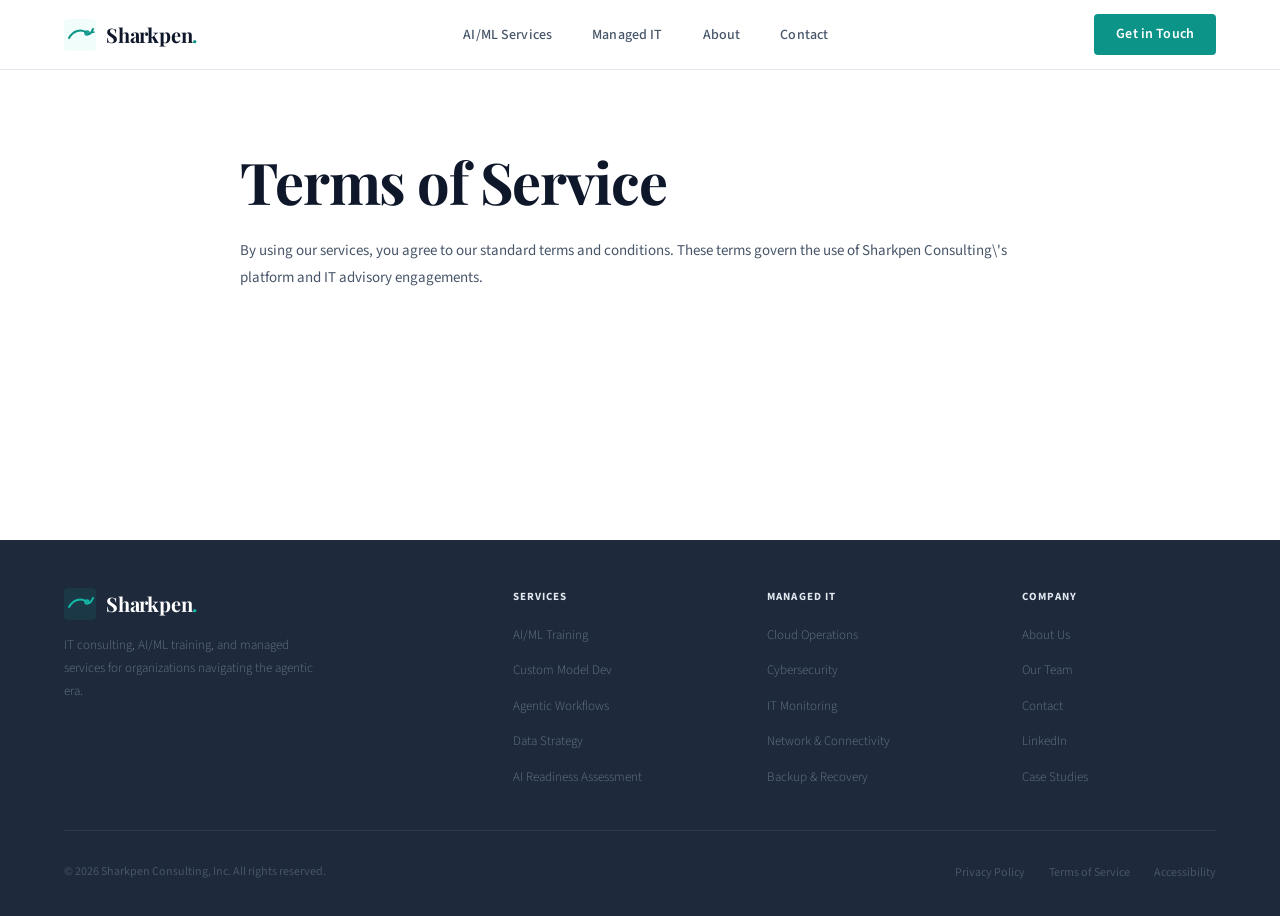
<file: terms-of-service.html>
<!DOCTYPE html>
<html lang="en">
<head>
<meta charset="UTF-8">
<meta name="viewport" content="width=device-width, initial-scale=1.0">
<title>Sharkpen Consulting — IT Consulting & AI/ML Services</title>
<link rel="preconnect" href="https://fonts.googleapis.com">
<link href="https://fonts.googleapis.com/css2?family=Playfair+Display:wght@400;600;700&family=Source+Sans+3:wght@300;400;500;600&family=Source+Serif+4:ital,wght@0,400;1,400&display=swap" rel="stylesheet">
<link rel="stylesheet" href="styles.css">
</head>
<body>

<!-- NAV -->
<nav>
  <a href="index.html" class="logo">
    <svg class="logo-icon" viewBox="0 0 32 32" fill="none">
      <rect width="32" height="32" rx="4" fill="#f0fdfa"/>
      <path d="M5 19 C9 12, 17 9, 23 14 C26 16.5, 27 14, 29 10" stroke="#0d9488" stroke-width="2" stroke-linecap="round" fill="none"/>
      <path d="M29 10 L27.5 13.5 L30.5 13" stroke="#0d9488" stroke-width="1.5" stroke-linejoin="round"/>
      <circle cx="23" cy="14" r="2" fill="none" stroke="#0d9488" stroke-width="1.5"/>
    </svg>
    <span class="logo-name">Sharkpen<span>.</span></span>
  </a>
  <ul class="nav-links">
    <li><a href="ai-ml-services.html">AI/ML Services</a></li>
    <li><a href="managed-it.html">Managed IT</a></li>
    <li><a href="about.html">About</a></li>
    <li><a href="contact.html">Contact</a></li>
  </ul>
  <a href="contact.html" class="nav-cta">Get in Touch</a>
</nav>


<section style="padding: 150px 64px 100px; background: var(--white); min-height: 60vh;">
  <div class="section-wrap" style="max-width: 800px; margin: 0 auto; padding: 0;">
    <h1 class="hero-h1">Terms of Service</h1>
    <p style="font-size: 15px; color: var(--text2); line-height: 1.8;">By using our services, you agree to our standard terms and conditions. These terms govern the use of Sharkpen Consulting\'s platform and IT advisory engagements.</p>
  </div>
</section>


<!-- FOOTER -->
<footer>
  <div class="footer-top">
    <div class="footer-brand">
      <a href="index.html" class="logo" style="margin-bottom:0;">
        <svg class="logo-icon" viewBox="0 0 32 32" fill="none">
          <rect width="32" height="32" rx="4" fill="rgba(13,148,136,0.15)"/>
          <path d="M5 19 C9 12, 17 9, 23 14 C26 16.5, 27 14, 29 10" stroke="#14b8a6" stroke-width="2" stroke-linecap="round" fill="none"/>
          <circle cx="23" cy="14" r="2" fill="none" stroke="#14b8a6" stroke-width="1.5"/>
        </svg>
        <span class="logo-name">Sharkpen<span style="color:var(--teal-light)">.</span></span>
      </a>
      <p class="footer-desc">IT consulting, AI/ML training, and managed services for organizations navigating the agentic era.</p>
    </div>
    <div>
      <div class="footer-col-title">Services</div>
      <ul class="footer-links">
        <li><a href="ai-ml-services.html">AI/ML Training</a></li>
        <li><a href="ai-ml-services.html">Custom Model Dev</a></li>
        <li><a href="ai-ml-services.html">Agentic Workflows</a></li>
        <li><a href="ai-ml-services.html">Data Strategy</a></li>
        <li><a href="ai-ml-services.html">AI Readiness Assessment</a></li>
      </ul>
    </div>
    <div>
      <div class="footer-col-title">Managed IT</div>
      <ul class="footer-links">
        <li><a href="managed-it.html">Cloud Operations</a></li>
        <li><a href="managed-it.html">Cybersecurity</a></li>
        <li><a href="managed-it.html">IT Monitoring</a></li>
        <li><a href="managed-it.html">Network & Connectivity</a></li>
        <li><a href="managed-it.html">Backup & Recovery</a></li>
      </ul>
    </div>
    <div>
      <div class="footer-col-title">Company</div>
      <ul class="footer-links">
        <li><a href="about.html">About Us</a></li>
        <li><a href="about.html">Our Team</a></li>
        <li><a href="contact.html">Contact</a></li>
        <li><a href="#">LinkedIn</a></li>
        <li><a href="case-studies.html">Case Studies</a></li>
      </ul>
    </div>
  </div>
  <div class="footer-bottom">
    <span class="footer-copy">© 2026 Sharkpen Consulting, Inc. All rights reserved.</span>
    <ul class="footer-legal">
      <li><a href="privacy-policy.html">Privacy Policy</a></li>
      <li><a href="terms-of-service.html">Terms of Service</a></li>
      <li><a href="accessibility.html">Accessibility</a></li>
    </ul>
  </div>
</footer>

<script>
  const reveals = document.querySelectorAll('.reveal');
  const observer = new IntersectionObserver((entries) => {
    entries.forEach(entry => {
      if (entry.isIntersecting) {
        entry.target.classList.add('visible');
        observer.unobserve(entry.target);
      }
    });
  }, { threshold: 0.08 });
  reveals.forEach(el => observer.observe(el));

  function handleSubmit(btn) {
    btn.textContent = 'Message Sent — We\'ll be in touch shortly.';
    btn.style.background = 'var(--teal-dark)';
    btn.disabled = true;
  }
</script>
</body>
</html>
</file>
<file: styles.css>
:root {
    --white: #ffffff;
    --off-white: #f8fafc;
    --light: #f1f5f9;
    --border: #e2e8f0;
    --border-mid: #cbd5e1;
    --text: #0f172a;
    --text2: #475569;
    --text3: #94a3b8;
    --teal: #0d9488;
    --teal-dark: #0f766e;
    --teal-light: #14b8a6;
    --teal-pale: #f0fdfa;
    --teal-subtle: #ccfbf1;
    --charcoal: #1e293b;
    --shadow-sm: 0 1px 3px rgba(0,0,0,0.06), 0 1px 2px rgba(0,0,0,0.04);
    --shadow: 0 4px 16px rgba(0,0,0,0.07), 0 1px 4px rgba(0,0,0,0.04);
    --shadow-lg: 0 12px 40px rgba(0,0,0,0.09), 0 4px 12px rgba(0,0,0,0.05);
  }

  *, *::before, *::after { box-sizing: border-box; margin: 0; padding: 0; }
  html { scroll-behavior: smooth; }

  body {
    background: var(--white);
    color: var(--text);
    font-family: 'Source Sans 3', sans-serif;
    font-weight: 400;
    line-height: 1.6;
    overflow-x: hidden;
  }

  /* ── NAV ── */
  nav {
    position: fixed;
    top: 0; left: 0; right: 0;
    z-index: 100;
    background: rgba(255,255,255,0.97);
    backdrop-filter: blur(8px);
    border-bottom: 1px solid var(--border);
    height: 70px;
    display: flex;
    align-items: center;
    justify-content: space-between;
    padding: 0 64px;
  }

  .logo {
    display: flex;
    align-items: center;
    gap: 10px;
    text-decoration: none;
  }

  .logo-icon {
    width: 32px;
    height: 32px;
  }

  .logo-name {
    font-family: 'Playfair Display', serif;
    font-weight: 700;
    font-size: 20px;
    color: var(--text);
    letter-spacing: -0.01em;
  }

  .logo-name span { color: var(--teal); }

  .nav-links {
    display: flex;
    align-items: center;
    gap: 40px;
    list-style: none;
  }

  .nav-links a {
    font-size: 14px;
    font-weight: 500;
    color: var(--text2);
    text-decoration: none;
    transition: color 0.2s;
    letter-spacing: 0.01em;
  }

  .nav-links a:hover { color: var(--teal); }

  .nav-cta {
    font-size: 14px;
    font-weight: 600;
    color: var(--white);
    background: var(--teal);
    text-decoration: none;
    padding: 9px 22px;
    border-radius: 4px;
    transition: background 0.2s, box-shadow 0.2s;
    letter-spacing: 0.01em;
  }

  .nav-cta:hover {
    background: var(--teal-dark);
    box-shadow: 0 4px 12px rgba(13,148,136,0.3);
  }

  /* ── HERO ── */
  #hero {
    padding-top: 70px;
    background: var(--white);
    min-height: 620px;
    display: flex;
    align-items: center;
    border-bottom: 1px solid var(--border);
    position: relative;
    overflow: hidden;
  }

  #hero::after {
    content: '';
    position: absolute;
    right: 0; top: 0; bottom: 0;
    width: 42%;
    background: var(--off-white);
    border-left: 1px solid var(--border);
    z-index: 0;
  }

  .hero-inner {
    max-width: 1160px;
    margin: 0 auto;
    padding: 80px 64px;
    display: grid;
    grid-template-columns: 1fr 1fr;
    gap: 80px;
    align-items: center;
    position: relative;
    z-index: 1;
    width: 100%;
  }

  .hero-tag {
    display: inline-flex;
    align-items: center;
    gap: 8px;
    background: var(--teal-subtle);
    color: var(--teal-dark);
    font-size: 12px;
    font-weight: 600;
    letter-spacing: 0.08em;
    text-transform: uppercase;
    padding: 5px 12px;
    border-radius: 2px;
    margin-bottom: 24px;
  }

  .hero-tag::before {
    content: '';
    width: 6px; height: 6px;
    border-radius: 50%;
    background: var(--teal);
  }

  .hero-h1 {
    font-family: 'Playfair Display', serif;
    font-weight: 700;
    font-size: clamp(36px, 4.5vw, 58px);
    line-height: 1.1;
    letter-spacing: -0.02em;
    color: var(--text);
    margin-bottom: 24px;
  }

  .hero-h1 em {
    font-style: italic;
    color: var(--teal);
  }

  .hero-sub {
    font-size: 17px;
    line-height: 1.75;
    color: var(--text2);
    margin-bottom: 40px;
    font-weight: 300;
  }

  .hero-actions {
    display: flex;
    gap: 14px;
    align-items: center;
  }

  .btn-primary {
    font-size: 14px;
    font-weight: 600;
    color: var(--white);
    background: var(--teal);
    text-decoration: none;
    padding: 13px 28px;
    border-radius: 4px;
    transition: background 0.2s, box-shadow 0.2s;
    letter-spacing: 0.01em;
  }

  .btn-primary:hover {
    background: var(--teal-dark);
    box-shadow: 0 6px 16px rgba(13,148,136,0.28);
  }

  .btn-outline {
    font-size: 14px;
    font-weight: 600;
    color: var(--text);
    text-decoration: none;
    padding: 13px 28px;
    border-radius: 4px;
    border: 1.5px solid var(--border-mid);
    transition: all 0.2s;
    letter-spacing: 0.01em;
  }

  .btn-outline:hover {
    border-color: var(--teal);
    color: var(--teal);
  }

  /* Hero right panel */
  .hero-right {
    display: flex;
    flex-direction: column;
    gap: 16px;
  }

  .hero-stat-card {
    background: var(--white);
    border: 1px solid var(--border);
    border-radius: 6px;
    padding: 24px 28px;
    box-shadow: var(--shadow-sm);
    display: flex;
    align-items: center;
    gap: 20px;
    opacity: 0;
    animation: slideIn 0.6s forwards;
  }

  .hero-stat-card:nth-child(1) { animation-delay: 0.3s; }
  .hero-stat-card:nth-child(2) { animation-delay: 0.5s; }
  .hero-stat-card:nth-child(3) { animation-delay: 0.7s; }

  .stat-icon {
    width: 44px;
    height: 44px;
    background: var(--teal-pale);
    border-radius: 6px;
    display: flex;
    align-items: center;
    justify-content: center;
    flex-shrink: 0;
    color: var(--teal);
  }

  .stat-content .num {
    font-family: 'Playfair Display', serif;
    font-size: 26px;
    font-weight: 700;
    color: var(--text);
    line-height: 1;
    margin-bottom: 2px;
  }

  .stat-content .lbl {
    font-size: 13px;
    color: var(--text2);
  }

  /* ── LOGOS / TRUST BAR ── */
  .trust-bar {
    background: var(--off-white);
    border-bottom: 1px solid var(--border);
    padding: 20px 64px;
    display: flex;
    align-items: center;
    justify-content: center;
    gap: 0;
  }

  .trust-label {
    font-size: 11px;
    font-weight: 600;
    letter-spacing: 0.1em;
    text-transform: uppercase;
    color: var(--text3);
    margin-right: 40px;
    white-space: nowrap;
  }

  .trust-logos {
    display: flex;
    gap: 48px;
    align-items: center;
  }

  .trust-logo {
    font-family: 'Source Sans 3', sans-serif;
    font-size: 14px;
    font-weight: 600;
    color: var(--text3);
    letter-spacing: 0.04em;
    opacity: 0.7;
  }

  /* ── SECTION WRAPPER ── */
  .section-wrap {
    max-width: 1160px;
    margin: 0 auto;
    padding: 96px 64px;
  }

  .section-eyebrow {
    font-size: 11px;
    font-weight: 700;
    letter-spacing: 0.12em;
    text-transform: uppercase;
    color: var(--teal);
    margin-bottom: 14px;
  }

  .section-title {
    font-family: 'Playfair Display', serif;
    font-weight: 700;
    font-size: clamp(28px, 3vw, 42px);
    line-height: 1.15;
    letter-spacing: -0.015em;
    color: var(--text);
    margin-bottom: 18px;
  }

  .section-lead {
    font-size: 16px;
    line-height: 1.8;
    color: var(--text2);
    max-width: 580px;
    font-weight: 300;
  }

  .section-head {
    display: grid;
    grid-template-columns: 1fr 1fr;
    gap: 60px;
    align-items: end;
    margin-bottom: 60px;
  }

  /* ── AI/ML SECTION ── */
  #aiml { background: var(--white); border-top: 1px solid var(--border); }

  .services-grid {
    display: grid;
    grid-template-columns: repeat(3, 1fr);
    gap: 24px;
  }

  .service-card {
    background: var(--white);
    border: 1px solid var(--border);
    border-radius: 6px;
    padding: 36px 32px;
    transition: box-shadow 0.25s, border-color 0.25s, transform 0.25s;
    cursor: default;
  }

  .service-card:hover {
    box-shadow: var(--shadow);
    border-color: var(--teal-light);
    transform: translateY(-2px);
  }

  .card-icon-wrap {
    width: 48px;
    height: 48px;
    background: var(--teal-pale);
    border-radius: 6px;
    display: flex;
    align-items: center;
    justify-content: center;
    margin-bottom: 20px;
    color: var(--teal);
  }

  .card-number {
    font-size: 11px;
    font-weight: 600;
    letter-spacing: 0.1em;
    color: var(--text3);
    text-transform: uppercase;
    margin-bottom: 8px;
  }

  .card-title {
    font-family: 'Playfair Display', serif;
    font-size: 18px;
    font-weight: 700;
    color: var(--text);
    margin-bottom: 12px;
    line-height: 1.25;
  }

  .card-desc {
    font-size: 14px;
    line-height: 1.75;
    color: var(--text2);
    font-weight: 300;
  }

  .card-tags {
    display: flex;
    flex-wrap: wrap;
    gap: 6px;
    margin-top: 20px;
  }

  .tag {
    font-size: 11px;
    font-weight: 500;
    color: var(--teal-dark);
    background: var(--teal-pale);
    border: 1px solid var(--teal-subtle);
    padding: 3px 9px;
    border-radius: 2px;
    letter-spacing: 0.02em;
  }

  /* ── MANAGED IT ── */
  #managed {
    background: var(--off-white);
    border-top: 1px solid var(--border);
    border-bottom: 1px solid var(--border);
  }

  .managed-grid {
    display: grid;
    grid-template-columns: 1fr 1fr;
    gap: 60px;
    align-items: start;
  }

  .service-list {
    display: flex;
    flex-direction: column;
    gap: 0;
    border: 1px solid var(--border);
    border-radius: 6px;
    overflow: hidden;
    background: var(--white);
    box-shadow: var(--shadow-sm);
  }

  .service-row {
    display: flex;
    align-items: center;
    gap: 18px;
    padding: 20px 24px;
    border-bottom: 1px solid var(--border);
    transition: background 0.2s;
    cursor: default;
  }

  .service-row:last-child { border-bottom: none; }
  .service-row:hover { background: var(--teal-pale); }

  .service-row-icon {
    width: 36px;
    height: 36px;
    color: var(--teal);
    flex-shrink: 0;
  }

  .service-row-body { flex: 1; }

  .service-row-name {
    font-size: 14px;
    font-weight: 600;
    color: var(--text);
    margin-bottom: 2px;
  }

  .service-row-meta {
    font-size: 12px;
    color: var(--text2);
    line-height: 1.5;
    font-weight: 300;
  }

  .service-row-arrow {
    color: var(--text3);
    font-size: 16px;
    transition: color 0.2s, transform 0.2s;
  }

  .service-row:hover .service-row-arrow {
    color: var(--teal);
    transform: translateX(3px);
  }

  /* Highlight box */
  .highlight-box {
    background: var(--white);
    border: 1px solid var(--border);
    border-radius: 6px;
    padding: 40px 36px;
    box-shadow: var(--shadow);
  }

  .highlight-box .hl-tag {
    display: inline-flex;
    align-items: center;
    gap: 7px;
    font-size: 11px;
    font-weight: 700;
    letter-spacing: 0.1em;
    text-transform: uppercase;
    color: var(--teal);
    margin-bottom: 20px;
  }

  .live-dot {
    width: 7px;
    height: 7px;
    border-radius: 50%;
    background: var(--teal);
    animation: blink 2s infinite;
  }

  @keyframes blink {
    0%, 100% { opacity: 1; }
    50% { opacity: 0.3; }
  }

  .highlight-box h3 {
    font-family: 'Playfair Display', serif;
    font-size: 22px;
    font-weight: 700;
    color: var(--text);
    margin-bottom: 14px;
    line-height: 1.25;
  }

  .highlight-box p {
    font-size: 14px;
    line-height: 1.8;
    color: var(--text2);
    margin-bottom: 28px;
    font-weight: 300;
  }

  .check-list {
    display: flex;
    flex-direction: column;
    gap: 11px;
  }

  .check-item {
    display: flex;
    align-items: flex-start;
    gap: 11px;
    font-size: 14px;
    color: var(--text2);
    line-height: 1.5;
  }

  .check-item svg {
    color: var(--teal);
    flex-shrink: 0;
    margin-top: 1px;
  }

  /* ── ABOUT ── */
  #about { background: var(--white); border-top: 1px solid var(--border); }

  .about-grid {
    display: grid;
    grid-template-columns: 1fr 1fr;
    gap: 80px;
    align-items: start;
  }

  .about-body p {
    font-size: 15px;
    line-height: 1.85;
    color: var(--text2);
    margin-bottom: 18px;
    font-weight: 300;
  }

  .about-body p strong {
    font-weight: 600;
    color: var(--text);
  }

  .about-body blockquote {
    border-left: 3px solid var(--teal);
    padding: 12px 0 12px 20px;
    margin: 28px 0;
    font-family: 'Source Serif 4', serif;
    font-style: italic;
    font-size: 17px;
    color: var(--charcoal);
    line-height: 1.65;
  }

  .values-list {
    display: flex;
    flex-direction: column;
    gap: 0;
    border: 1px solid var(--border);
    border-radius: 6px;
    overflow: hidden;
    box-shadow: var(--shadow-sm);
  }

  .value-item {
    padding: 24px 28px;
    border-bottom: 1px solid var(--border);
    background: var(--white);
    display: flex;
    gap: 18px;
    align-items: flex-start;
    transition: background 0.2s;
  }

  .value-item:last-child { border-bottom: none; }
  .value-item:hover { background: var(--off-white); }

  .value-icon {
    font-size: 20px;
    margin-top: 1px;
    flex-shrink: 0;
  }

  .value-text .v-name {
    font-weight: 600;
    font-size: 15px;
    color: var(--text);
    margin-bottom: 4px;
  }

  .value-text .v-desc {
    font-size: 13px;
    color: var(--text2);
    line-height: 1.65;
    font-weight: 300;
  }

  /* TEAM */
  .team-section-head {
    margin-top: 72px;
    margin-bottom: 32px;
    padding-top: 56px;
    border-top: 1px solid var(--border);
  }

  .team-grid {
    display: grid;
    grid-template-columns: repeat(3, 1fr);
    gap: 24px;
  }

  .team-card {
    background: var(--white);
    border: 1px solid var(--border);
    border-radius: 6px;
    padding: 32px 28px;
    box-shadow: var(--shadow-sm);
    transition: box-shadow 0.2s, transform 0.2s;
  }

  .team-card:hover {
    box-shadow: var(--shadow);
    transform: translateY(-2px);
  }

  .team-avatar {
    width: 52px;
    height: 52px;
    border-radius: 6px;
    background: linear-gradient(135deg, var(--teal-pale), var(--teal-subtle));
    border: 1px solid var(--teal-subtle);
    display: flex;
    align-items: center;
    justify-content: center;
    font-family: 'Playfair Display', serif;
    font-size: 17px;
    font-weight: 700;
    color: var(--teal-dark);
    margin-bottom: 18px;
  }

  .team-name {
    font-family: 'Playfair Display', serif;
    font-size: 17px;
    font-weight: 700;
    color: var(--text);
    margin-bottom: 3px;
  }

  .team-role {
    font-size: 11px;
    font-weight: 600;
    letter-spacing: 0.08em;
    text-transform: uppercase;
    color: var(--teal);
    margin-bottom: 14px;
  }

  .team-bio {
    font-size: 13px;
    line-height: 1.7;
    color: var(--text2);
    font-weight: 300;
  }

  /* ── CONTACT ── */
  #contact {
    background: var(--off-white);
    border-top: 1px solid var(--border);
  }

  .contact-grid {
    display: grid;
    grid-template-columns: 1fr 1.2fr;
    gap: 80px;
    align-items: start;
  }

  .contact-details {
    display: flex;
    flex-direction: column;
    gap: 28px;
    margin-top: 36px;
  }

  .contact-row {
    display: flex;
    gap: 16px;
    align-items: flex-start;
  }

  .contact-row-icon {
    width: 38px;
    height: 38px;
    background: var(--teal-pale);
    border: 1px solid var(--teal-subtle);
    border-radius: 4px;
    display: flex;
    align-items: center;
    justify-content: center;
    color: var(--teal);
    flex-shrink: 0;
  }

  .contact-row-label {
    font-size: 11px;
    font-weight: 700;
    letter-spacing: 0.08em;
    text-transform: uppercase;
    color: var(--text3);
    margin-bottom: 3px;
  }

  .contact-row-val {
    font-size: 14px;
    color: var(--text);
    font-weight: 500;
  }

  /* FORM */
  .contact-form-wrap {
    background: var(--white);
    border: 1px solid var(--border);
    border-radius: 6px;
    padding: 40px;
    box-shadow: var(--shadow);
  }

  .form-title {
    font-family: 'Playfair Display', serif;
    font-size: 20px;
    font-weight: 700;
    color: var(--text);
    margin-bottom: 6px;
  }

  .form-subtitle {
    font-size: 13px;
    color: var(--text2);
    margin-bottom: 28px;
    font-weight: 300;
  }

  .form-row {
    display: grid;
    grid-template-columns: 1fr 1fr;
    gap: 16px;
  }

  .form-group {
    display: flex;
    flex-direction: column;
    gap: 6px;
    margin-bottom: 16px;
  }

  .form-group label {
    font-size: 12px;
    font-weight: 600;
    color: var(--text);
    letter-spacing: 0.02em;
  }

  .form-group input,
  .form-group select,
  .form-group textarea {
    background: var(--white);
    border: 1.5px solid var(--border);
    color: var(--text);
    font-family: 'Source Sans 3', sans-serif;
    font-size: 14px;
    padding: 11px 14px;
    border-radius: 4px;
    outline: none;
    transition: border-color 0.2s, box-shadow 0.2s;
    -webkit-appearance: none;
  }

  .form-group select {
    background-image: url("data:image/svg+xml,%3Csvg xmlns='http://www.w3.org/2000/svg' width='12' height='12' viewBox='0 0 24 24' fill='none' stroke='%2394a3b8' stroke-width='2'%3E%3Cpath d='M6 9l6 6 6-6'/%3E%3C/svg%3E");
    background-repeat: no-repeat;
    background-position: right 14px center;
    cursor: pointer;
  }

  .form-group select option { background: var(--white); }

  .form-group textarea {
    resize: vertical;
    min-height: 110px;
    font-weight: 300;
  }

  .form-group input:focus,
  .form-group select:focus,
  .form-group textarea:focus {
    border-color: var(--teal);
    box-shadow: 0 0 0 3px rgba(13,148,136,0.1);
  }

  .form-group input::placeholder,
  .form-group textarea::placeholder {
    color: var(--text3);
    font-weight: 300;
  }

  .submit-btn {
    width: 100%;
    font-family: 'Source Sans 3', sans-serif;
    font-size: 14px;
    font-weight: 600;
    color: var(--white);
    background: var(--teal);
    border: none;
    padding: 14px;
    border-radius: 4px;
    cursor: pointer;
    transition: background 0.2s, box-shadow 0.2s;
    letter-spacing: 0.02em;
    margin-top: 4px;
  }

  .submit-btn:hover {
    background: var(--teal-dark);
    box-shadow: 0 4px 14px rgba(13,148,136,0.3);
  }

  /* ── FOOTER ── */
  footer {
    background: var(--charcoal);
    color: #94a3b8;
    padding: 48px 64px 32px;
  }

  .footer-top {
    display: grid;
    grid-template-columns: 2fr 1fr 1fr 1fr;
    gap: 60px;
    padding-bottom: 40px;
    border-bottom: 1px solid rgba(255,255,255,0.08);
  }

  .footer-brand .logo-name { color: #fff; }

  .footer-desc {
    font-size: 13px;
    line-height: 1.75;
    color: #64748b;
    margin-top: 14px;
    max-width: 260px;
    font-weight: 300;
  }

  .footer-col-title {
    font-size: 11px;
    font-weight: 700;
    letter-spacing: 0.1em;
    text-transform: uppercase;
    color: #e2e8f0;
    margin-bottom: 16px;
  }

  .footer-links {
    list-style: none;
    display: flex;
    flex-direction: column;
    gap: 10px;
  }

  .footer-links a {
    font-size: 13px;
    color: #64748b;
    text-decoration: none;
    transition: color 0.2s;
    font-weight: 300;
  }

  .footer-links a:hover { color: var(--teal-light); }

  .footer-bottom {
    display: flex;
    align-items: center;
    justify-content: space-between;
    padding-top: 28px;
  }

  .footer-copy {
    font-size: 12px;
    color: #475569;
  }

  .footer-legal {
    display: flex;
    gap: 24px;
    list-style: none;
  }

  .footer-legal a {
    font-size: 12px;
    color: #475569;
    text-decoration: none;
    transition: color 0.2s;
  }

  .footer-legal a:hover { color: var(--teal-light); }

  /* ── DIVIDERS ── */
  hr.section-rule {
    border: none;
    border-top: 1px solid var(--border);
    margin: 0;
  }

  /* ── ANIMATIONS ── */
  @keyframes fadeUp {
    from { opacity: 0; transform: translateY(18px); }
    to { opacity: 1; transform: translateY(0); }
  }

  @keyframes slideIn {
    from { opacity: 0; transform: translateX(16px); }
    to { opacity: 1; transform: translateX(0); }
  }

  .hero-left > * {
    opacity: 0;
    animation: fadeUp 0.7s forwards;
  }

  .hero-left .hero-tag   { animation-delay: 0.1s; }
  .hero-left .hero-h1    { animation-delay: 0.25s; }
  .hero-left .hero-sub   { animation-delay: 0.4s; }
  .hero-left .hero-actions { animation-delay: 0.55s; }

  .reveal {
    opacity: 0;
    transform: translateY(20px);
    transition: opacity 0.65s, transform 0.65s;
  }

  .reveal.visible {
    opacity: 1;
    transform: translateY(0);
  }

  /* ── RESPONSIVE ── */
  @media (max-width: 960px) {
    nav { padding: 0 24px; }
    .nav-links { display: none; }
    .hero-inner { grid-template-columns: 1fr; padding: 60px 24px; }
    #hero::after { display: none; }
    .hero-right { display: none; }
    .section-wrap { padding: 64px 24px; }
    .section-head { grid-template-columns: 1fr; gap: 16px; }
    .services-grid { grid-template-columns: 1fr; }
    .managed-grid { grid-template-columns: 1fr; }
    .about-grid { grid-template-columns: 1fr; gap: 48px; }
    .team-grid { grid-template-columns: 1fr; }
    .contact-grid { grid-template-columns: 1fr; }
    .form-row { grid-template-columns: 1fr; }
    .footer-top { grid-template-columns: 1fr 1fr; gap: 36px; }
    .trust-bar { padding: 16px 24px; flex-wrap: wrap; gap: 12px; }
    footer { padding: 40px 24px 24px; }
    .footer-bottom { flex-direction: column; gap: 12px; }
  }
</file>
